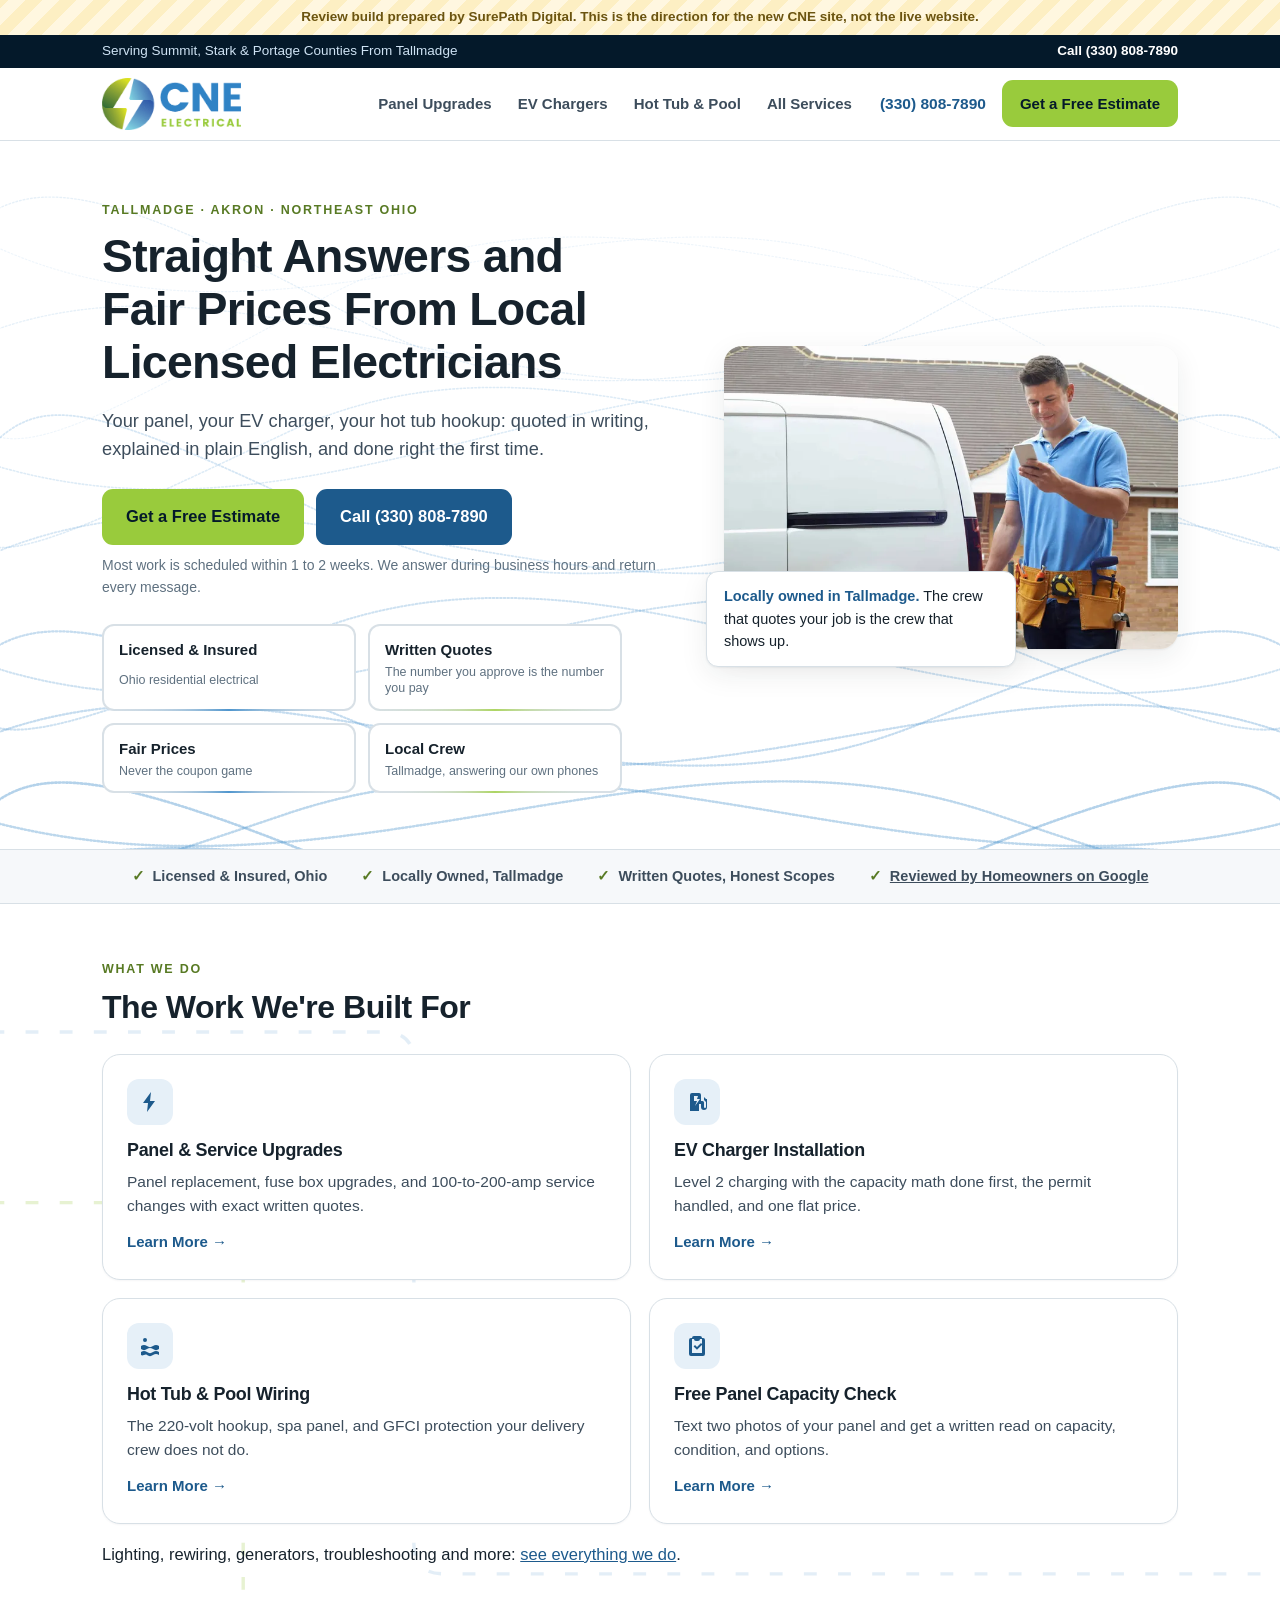
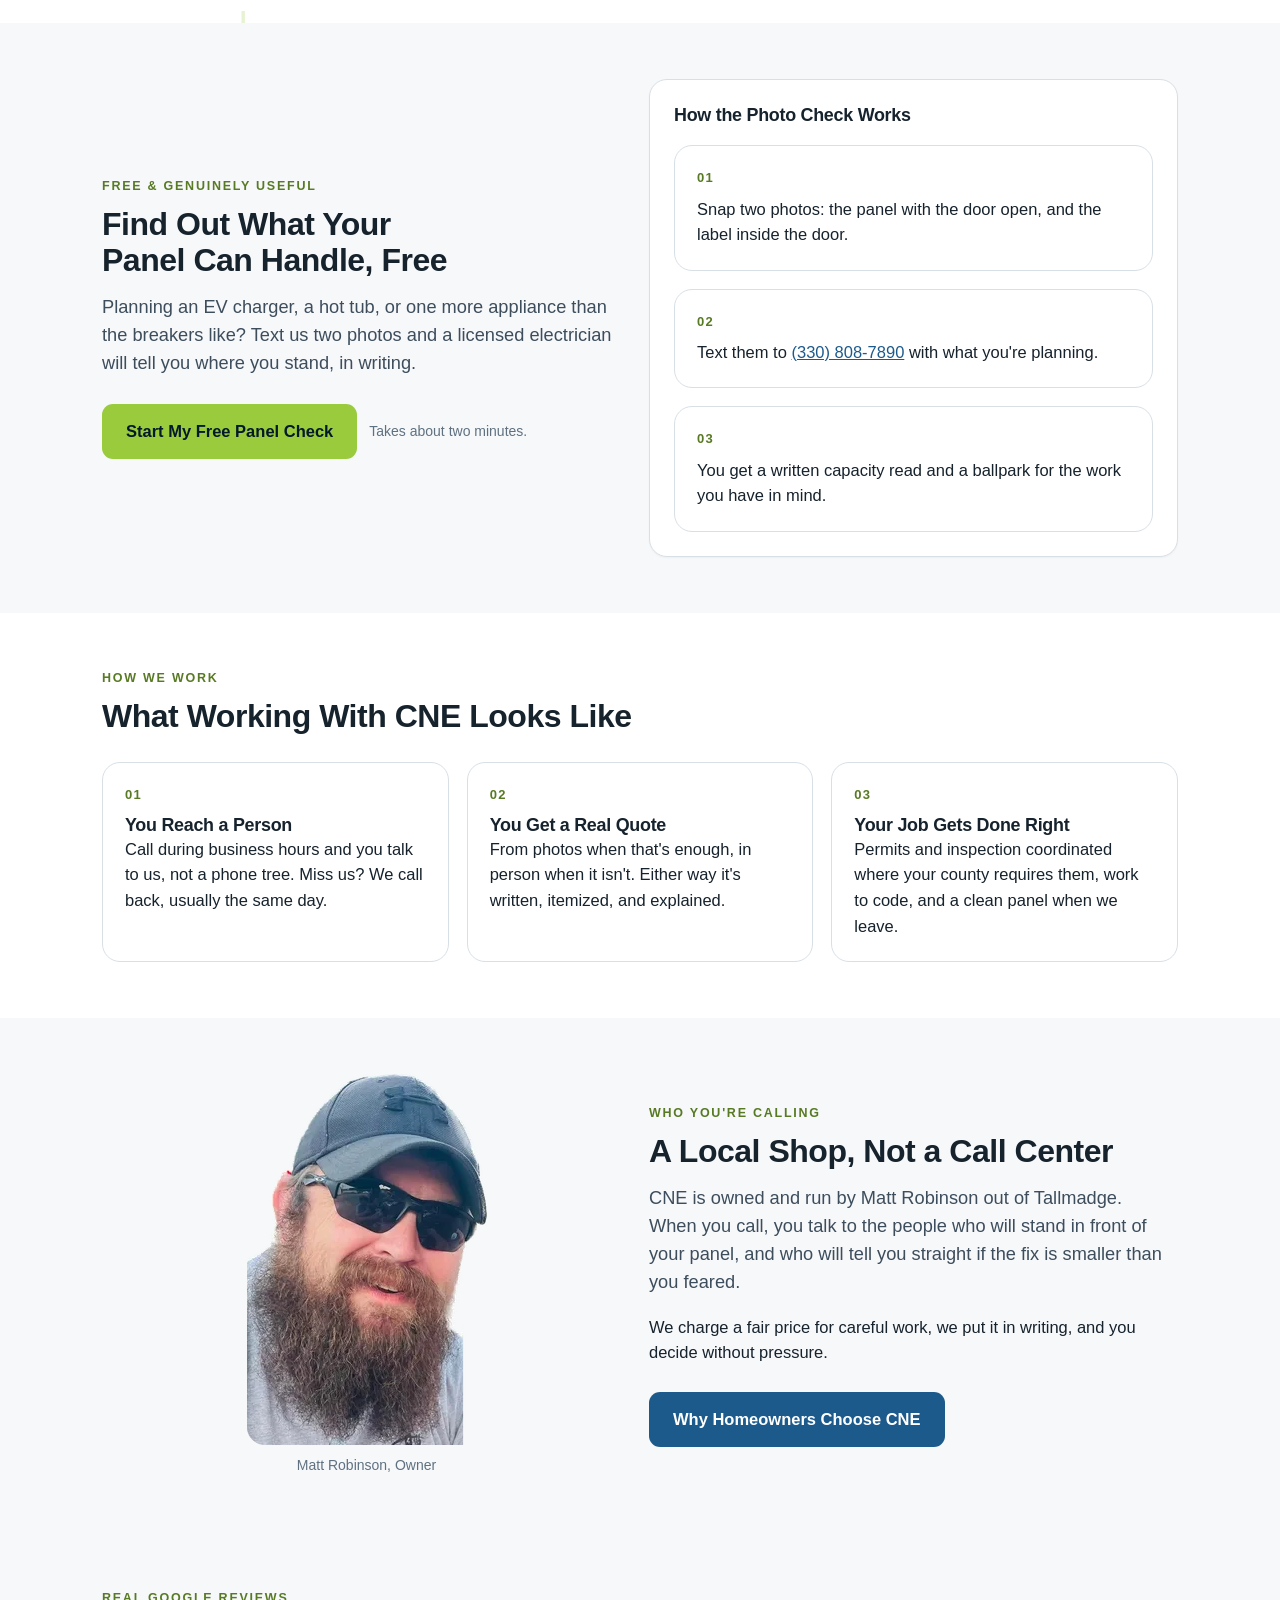
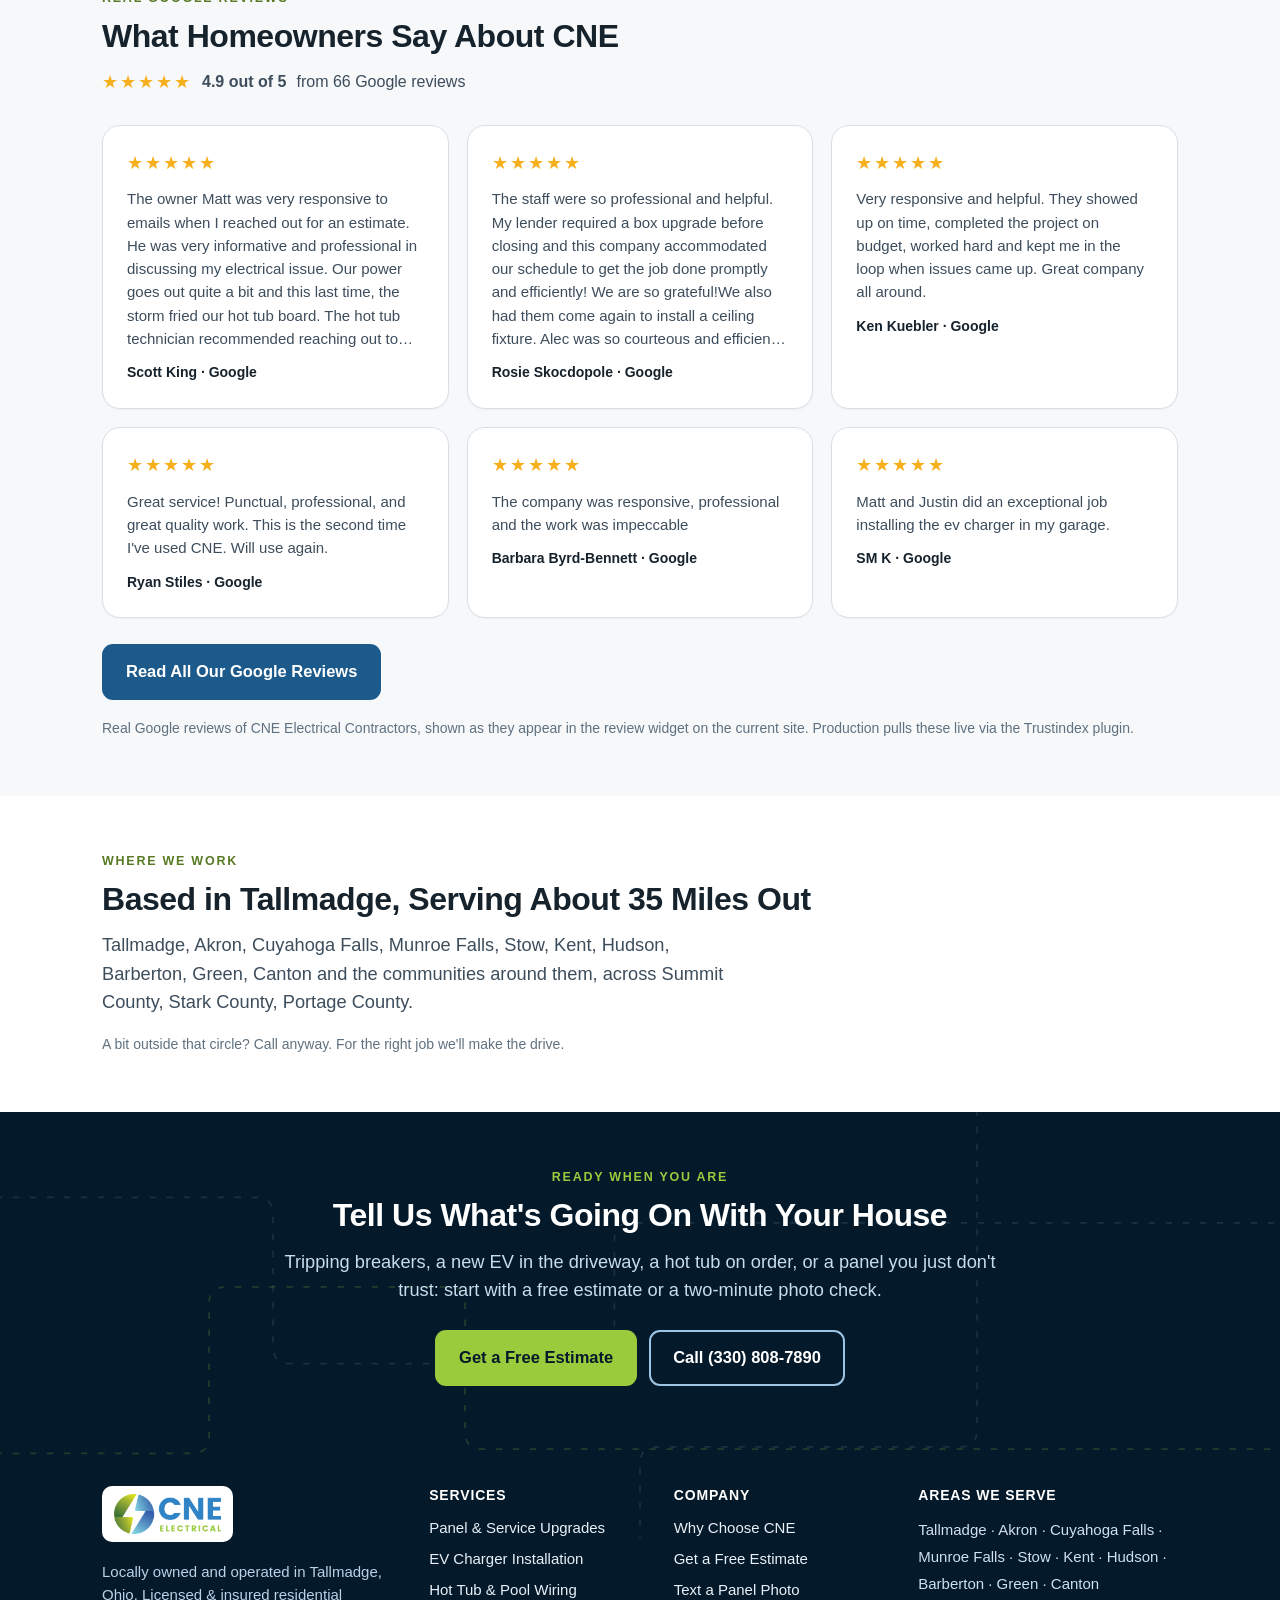
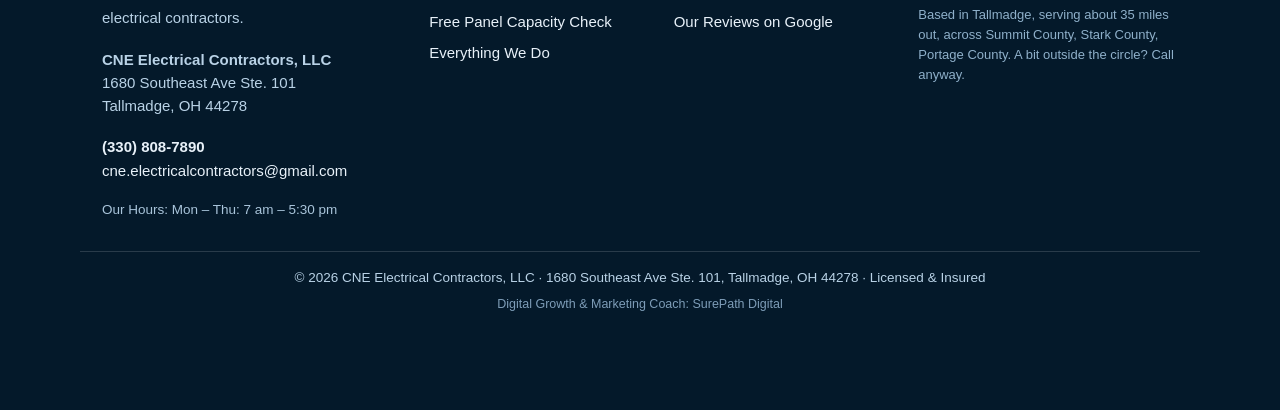
<file: index.html>
<!DOCTYPE html><html lang="en" data-astro-cid-5hce7sga> <head><meta charset="utf-8"><meta name="viewport" content="width=device-width, initial-scale=1"><title>CNE Electrical Contractors | Panel Upgrades, EV Chargers &amp; Hot Tub Wiring in Tallmadge, OH</title><meta name="description" content="Licensed Tallmadge electricians for panel and service upgrades, EV charger installation, and hot tub wiring across Summit, Stark and Portage counties. Straight answers, fair prices, written quotes."><meta name="robots" content="noindex, nofollow"><link rel="icon" href="/img/cne-logo-horizontal.png"><script type="application/ld+json">{"@context":"https://schema.org","@type":"Electrician","name":"CNE Electrical Contractors, LLC","url":"https://cneelectricalcontractors.com/","telephone":"+1-330-808-7890","address":{"@type":"PostalAddress","streetAddress":"1680 Southeast Ave Ste. 101","addressLocality":"Tallmadge","addressRegion":"OH","postalCode":"44278","addressCountry":"US"},"areaServed":[{"@type":"AdministrativeArea","name":"Summit County, OH"},{"@type":"AdministrativeArea","name":"Stark County, OH"},{"@type":"AdministrativeArea","name":"Portage County, OH"}]}</script><link rel="stylesheet" href="/_astro/ev-charger-installation.CtYqCQP9.css">
<style>.badges[data-astro-cid-xdfv6q4h]{display:grid;grid-template-columns:1fr 1fr;gap:12px;margin-top:26px;max-width:520px}.badge[data-astro-cid-xdfv6q4h]{display:grid;gap:2px;padding:12px 15px;border-radius:12px}.badge[data-astro-cid-xdfv6q4h] strong[data-astro-cid-xdfv6q4h]{font-size:15px;color:var(--ink)}.badge[data-astro-cid-xdfv6q4h] span[data-astro-cid-xdfv6q4h]{font-size:12.5px;color:var(--ink-3);line-height:1.35}@media(max-width:480px){.badges[data-astro-cid-xdfv6q4h]{grid-template-columns:1fr}}.trust[data-astro-cid-j7pv25f6]{border-block:1px solid var(--hairline);background:var(--paper-warm)}.trust[data-astro-cid-j7pv25f6] .wrap[data-astro-cid-j7pv25f6]{display:flex;flex-wrap:wrap;gap:10px 34px;justify-content:center;padding-block:15px}.trust[data-astro-cid-j7pv25f6] span[data-astro-cid-j7pv25f6]{font-size:14.5px;font-weight:650;color:var(--ink-2);display:inline-flex;gap:8px;align-items:center}.trust[data-astro-cid-j7pv25f6] b[data-astro-cid-j7pv25f6]{color:var(--green-deep);font-weight:800}.trust[data-astro-cid-j7pv25f6] a[data-astro-cid-j7pv25f6]{color:inherit}
.aurora[data-astro-cid-y2lm3dp3]{position:absolute;inset:0;overflow:hidden;pointer-events:none}.aurora[data-astro-cid-y2lm3dp3] svg[data-astro-cid-y2lm3dp3]{position:absolute;inset:0;width:100%;height:100%}.aurora[data-astro-cid-y2lm3dp3] svg[data-astro-cid-y2lm3dp3]:nth-child(2){transform:scaleX(-1)}.aurora[data-astro-cid-y2lm3dp3] path[data-astro-cid-y2lm3dp3]{fill:none;stroke:var(--blue);stroke-dasharray:1;stroke-linecap:round;animation:aurora-path linear infinite}@keyframes aurora-path{0%{stroke-dashoffset:1px}50%{stroke-dashoffset:0}to{stroke-dashoffset:-1px}}@media(prefers-reduced-motion:reduce){.aurora[data-astro-cid-y2lm3dp3] path[data-astro-cid-y2lm3dp3]{animation:none}}.hero[data-astro-cid-bbe6dxrz]{padding:60px 0 56px}.hero[data-astro-cid-bbe6dxrz] .wrap[data-astro-cid-bbe6dxrz]{display:grid;grid-template-columns:1.12fr .88fr;gap:44px;align-items:center}.media[data-astro-cid-bbe6dxrz]{position:relative}.media[data-astro-cid-bbe6dxrz] img{border-radius:var(--radius-lg);box-shadow:var(--shadow)}.hero-card[data-astro-cid-bbe6dxrz]{position:absolute;left:-18px;bottom:-18px;background:var(--paper);border:1px solid var(--hairline);border-radius:var(--radius);box-shadow:var(--shadow);padding:13px 17px;font-size:14.5px;max-width:310px}.hero-card[data-astro-cid-bbe6dxrz] strong{color:var(--blue-deep)}@media(max-width:960px){.hero[data-astro-cid-bbe6dxrz]{padding:40px 0 44px}.hero[data-astro-cid-bbe6dxrz] .wrap[data-astro-cid-bbe6dxrz]{grid-template-columns:1fr;gap:28px}.media[data-astro-cid-bbe6dxrz]{max-width:500px}.hero-card[data-astro-cid-bbe6dxrz]{position:static;margin-top:12px;max-width:none}}
.agg[data-astro-cid-xblgi5op]{display:flex;align-items:center;gap:10px;font-size:16px;color:var(--ink-2)}.stars[data-astro-cid-xblgi5op]{color:#f6b01e;font-size:18px;letter-spacing:2px}.card[data-astro-cid-xblgi5op] .stars[data-astro-cid-xblgi5op]{margin-bottom:10px}.quote[data-astro-cid-xblgi5op]{font-size:15px;color:var(--ink-2);display:-webkit-box;-webkit-line-clamp:7;-webkit-box-orient:vertical;overflow:hidden}.who[data-astro-cid-xblgi5op]{margin-top:12px;font-weight:700;font-size:14px;color:var(--ink)}
</style></head> <body data-astro-cid-5hce7sga> <a class="skip-link" href="#main" data-astro-cid-5hce7sga>Skip to Content</a> <div class="review-ribbon" data-astro-cid-5hce7sga>Review build prepared by SurePath Digital. This is the direction for the new CNE site, not the live website.</div> <div class="topbar" data-astro-cid-3ef6ksr2> <div class="wrap" data-astro-cid-3ef6ksr2> <span class="area" data-astro-cid-3ef6ksr2>Serving Summit, Stark & Portage Counties From Tallmadge</span> <a href="tel:+13308087890" data-loc="topbar" data-astro-cid-3ef6ksr2>Call (330) 808-7890</a> </div> </div> <header class="site" data-astro-cid-3ef6ksr2> <div class="wrap" data-astro-cid-3ef6ksr2> <a class="logo" href="/" aria-label="CNE Electrical Contractors home" data-astro-cid-3ef6ksr2> <img src="/img/cne-logo-horizontal.png" alt="CNE Electrical Contractors logo" width="350" height="131" data-astro-cid-3ef6ksr2> </a> <button class="nav-toggle" aria-expanded="false" aria-controls="mainnav" data-astro-cid-3ef6ksr2>Menu</button> <nav class="main" id="mainnav" aria-label="Main" data-astro-cid-3ef6ksr2> <ul data-astro-cid-3ef6ksr2> <li data-astro-cid-3ef6ksr2><a href="/panel-upgrade-akron/" data-astro-cid-3ef6ksr2>Panel Upgrades</a></li><li data-astro-cid-3ef6ksr2><a href="/ev-charger-installation/" data-astro-cid-3ef6ksr2>EV Chargers</a></li><li data-astro-cid-3ef6ksr2><a href="/hot-tub-pool-electrical/" data-astro-cid-3ef6ksr2>Hot Tub &amp; Pool</a></li><li data-astro-cid-3ef6ksr2><a href="/services/" data-astro-cid-3ef6ksr2>All Services</a></li> </ul> </nav> <a class="header-phone" href="tel:+13308087890" data-loc="header" data-astro-cid-3ef6ksr2>(330) 808-7890</a> <a class="btn btn--cta header-cta" href="/free-estimate/" data-astro-cid-3ef6ksr2>Get a Free Estimate</a> </div> </header>  <main id="main" data-astro-cid-5hce7sga>  <section class="hero" data-section="hero" data-astro-cid-bbe6dxrz> <div class="aurora" aria-hidden="true" data-astro-cid-y2lm3dp3> <svg viewBox="0 0 696 316" preserveAspectRatio="none" data-astro-cid-y2lm3dp3> <path d="M-20,40 C160,120 340,-10 520,70 S 700,150 740,90" style="stroke-width:0.5;stroke-opacity:0.08;animation-duration:20s;animation-delay:0s" data-astro-cid-y2lm3dp3></path><path d="M-20,90 C140,30 320,160 500,80 S 690,20 740,60" style="stroke-width:0.6;stroke-opacity:0.12;animation-duration:24s;animation-delay:-2.5s" data-astro-cid-y2lm3dp3></path><path d="M-20,140 C180,200 360,60 540,130 S 700,190 740,150" style="stroke-width:0.7;stroke-opacity:0.16;animation-duration:28s;animation-delay:-5s" data-astro-cid-y2lm3dp3></path><path d="M-20,190 C150,120 330,240 510,170 S 680,110 740,180" style="stroke-width:0.8;stroke-opacity:0.20;animation-duration:32s;animation-delay:-7.5s" data-astro-cid-y2lm3dp3></path><path d="M-20,230 C170,290 350,160 530,220 S 700,270 740,230" style="stroke-width:0.9;stroke-opacity:0.24;animation-duration:36s;animation-delay:-10s" data-astro-cid-y2lm3dp3></path><path d="M-20,270 C140,210 320,320 500,260 S 690,210 740,260" style="stroke-width:1.0;stroke-opacity:0.28;animation-duration:40s;animation-delay:-12.5s" data-astro-cid-y2lm3dp3></path><path d="M-20,300 C180,350 360,250 540,300 S 700,340 740,300" style="stroke-width:1.1;stroke-opacity:0.32;animation-duration:44s;animation-delay:-15s" data-astro-cid-y2lm3dp3></path><path d="M-20,330 C160,280 340,380 520,320 S 690,290 740,330" style="stroke-width:1.2;stroke-opacity:0.36;animation-duration:48s;animation-delay:-17.5s" data-astro-cid-y2lm3dp3></path> </svg><svg viewBox="0 0 696 316" preserveAspectRatio="none" data-astro-cid-y2lm3dp3> <path d="M-20,40 C160,120 340,-10 520,70 S 700,150 740,90" style="stroke-width:0.5;stroke-opacity:0.08;animation-duration:20s;animation-delay:-1.25s" data-astro-cid-y2lm3dp3></path><path d="M-20,90 C140,30 320,160 500,80 S 690,20 740,60" style="stroke-width:0.6;stroke-opacity:0.12;animation-duration:24s;animation-delay:-3.75s" data-astro-cid-y2lm3dp3></path><path d="M-20,140 C180,200 360,60 540,130 S 700,190 740,150" style="stroke-width:0.7;stroke-opacity:0.16;animation-duration:28s;animation-delay:-6.25s" data-astro-cid-y2lm3dp3></path><path d="M-20,190 C150,120 330,240 510,170 S 680,110 740,180" style="stroke-width:0.8;stroke-opacity:0.20;animation-duration:32s;animation-delay:-8.75s" data-astro-cid-y2lm3dp3></path><path d="M-20,230 C170,290 350,160 530,220 S 700,270 740,230" style="stroke-width:0.9;stroke-opacity:0.24;animation-duration:36s;animation-delay:-11.25s" data-astro-cid-y2lm3dp3></path><path d="M-20,270 C140,210 320,320 500,260 S 690,210 740,260" style="stroke-width:1.0;stroke-opacity:0.28;animation-duration:40s;animation-delay:-13.75s" data-astro-cid-y2lm3dp3></path><path d="M-20,300 C180,350 360,250 540,300 S 700,340 740,300" style="stroke-width:1.1;stroke-opacity:0.32;animation-duration:44s;animation-delay:-16.25s" data-astro-cid-y2lm3dp3></path><path d="M-20,330 C160,280 340,380 520,320 S 690,290 740,330" style="stroke-width:1.2;stroke-opacity:0.36;animation-duration:48s;animation-delay:-18.75s" data-astro-cid-y2lm3dp3></path> </svg> </div>  <div class="wrap" data-astro-cid-bbe6dxrz> <div class="copy reveal in" data-astro-cid-bbe6dxrz> <p class="eyebrow" data-astro-cid-bbe6dxrz>Tallmadge · Akron · Northeast Ohio</p>  <h1 data-astro-cid-j7pv25f6>Straight Answers and Fair Prices From Local Licensed Electricians</h1> <p class="lede mt-2" data-astro-cid-j7pv25f6>Your panel, your EV charger, your hot tub hookup: quoted in writing, explained in plain English, and done right the first time.</p> <div class="cta-row" data-astro-cid-j7pv25f6> <a class="btn btn--cta" href="/free-estimate/" data-astro-cid-j7pv25f6>Get a Free Estimate</a> <a class="btn btn--primary" href="tel:+13308087890" data-loc="hero" data-astro-cid-j7pv25f6>Call (330) 808-7890</a> </div> <p class="cta-note mt-1" data-astro-cid-j7pv25f6>Most work is scheduled within 1 to 2 weeks. We answer during business hours and return every message.</p> <div class="badges" data-astro-cid-xdfv6q4h> <div class="badge animated-border" style="--border-glow:rgba(48,131,197,.85);animation-delay:0s" data-astro-cid-xdfv6q4h> <strong data-astro-cid-xdfv6q4h>Licensed &amp; Insured</strong> <span data-astro-cid-xdfv6q4h>Ohio residential electrical</span> </div><div class="badge animated-border" style="--border-glow:rgba(153,203,60,.8);animation-delay:-1s" data-astro-cid-xdfv6q4h> <strong data-astro-cid-xdfv6q4h>Written Quotes</strong> <span data-astro-cid-xdfv6q4h>The number you approve is the number you pay</span> </div><div class="badge animated-border" style="--border-glow:rgba(48,131,197,.85);animation-delay:-2s" data-astro-cid-xdfv6q4h> <strong data-astro-cid-xdfv6q4h>Fair Prices</strong> <span data-astro-cid-xdfv6q4h>Never the coupon game</span> </div><div class="badge animated-border" style="--border-glow:rgba(153,203,60,.8);animation-delay:-3s" data-astro-cid-xdfv6q4h> <strong data-astro-cid-xdfv6q4h>Local Crew</strong> <span data-astro-cid-xdfv6q4h>Tallmadge, answering our own phones</span> </div> </div>   </div> <div class="media reveal" data-delay="1" data-astro-cid-bbe6dxrz> <img src="/_astro/web-2400-electrician-phone-cs.BTkblNKm_Z1nabUC.webp" srcset="/_astro/web-2400-electrician-phone-cs.BTkblNKm_ZD5trz.webp 480w, /_astro/web-2400-electrician-phone-cs.BTkblNKm_Z22pF6l.webp 760w, /_astro/web-2400-electrician-phone-cs.BTkblNKm_Z2pCNyQ.webp 1100w" alt="Electrician confirming a job over the phone" sizes="(max-width: 960px) 92vw, 44vw" loading="eager" data-astro-cid-bbe6dxrz="true" decoding="async" fetchpriority="auto" width="2400" height="1602"> <div class="hero-card" data-astro-cid-bbe6dxrz><strong>Locally owned in Tallmadge.</strong> The crew that quotes your job is the crew that shows up.</div> </div> </div> </section>  <div class="trust" data-section="trust" data-astro-cid-j7pv25f6> <div class="wrap" data-astro-cid-j7pv25f6> <span data-astro-cid-j7pv25f6><b data-astro-cid-j7pv25f6>✓</b> Licensed & Insured, Ohio</span> <span data-astro-cid-j7pv25f6><b data-astro-cid-j7pv25f6>✓</b> Locally Owned, Tallmadge</span> <span data-astro-cid-j7pv25f6><b data-astro-cid-j7pv25f6>✓</b> Written Quotes, Honest Scopes</span> <span data-astro-cid-j7pv25f6><b data-astro-cid-j7pv25f6>✓</b> <a href="https://www.google.com/search?q=CNE+Electrical+Contractors+Tallmadge+OH+reviews" rel="noopener" target="_blank" data-astro-cid-j7pv25f6>Reviewed by Homeowners on Google</a></span> </div> </div> <section data-section="services" data-astro-cid-j7pv25f6> <svg class="circuit" aria-hidden="true" viewBox="0 0 600 600" preserveAspectRatio="xMinYMin slice"><path d="M-20,60 H180 q14,0 14,14 V300 q0,14 14,14 H620"></path><path class="hot" d="M-20,140 H100 q14,0 14,14 V520 q0,14 14,14 H620"></path></svg> <div class="wrap" data-astro-cid-j7pv25f6> <p class="eyebrow" data-astro-cid-j7pv25f6>What We Do</p> <h2 data-astro-cid-j7pv25f6>The Work We're Built For</h2> <div class="grid grid--2 mt-3" data-astro-cid-j7pv25f6> <a class="card card-link reveal" data-delay="1" href="/panel-upgrade-akron/" data-astro-cid-j7pv25f6> <div class="icon-chip" aria-hidden="true" data-astro-cid-j7pv25f6> <svg viewBox="0 0 24 24" fill="currentColor" data-astro-cid-j7pv25f6><path d="M13 2 5 13h5l-1 9 8-11h-5l1-9z" data-astro-cid-j7pv25f6></path></svg> </div> <h3 data-astro-cid-j7pv25f6>Panel &amp; Service Upgrades</h3> <p data-astro-cid-j7pv25f6>Panel replacement, fuse box upgrades, and 100-to-200-amp service changes with exact written quotes.</p> <span class="more" data-astro-cid-j7pv25f6>Learn More →</span> </a><a class="card card-link reveal" data-delay="2" href="/ev-charger-installation/" data-astro-cid-j7pv25f6> <div class="icon-chip" aria-hidden="true" data-astro-cid-j7pv25f6> <svg viewBox="0 0 24 24" fill="currentColor" data-astro-cid-j7pv25f6><path d="M7 3h7a2 2 0 0 1 2 2v6h1.5a1.5 1.5 0 0 1 1.5 1.5V17a1 1 0 1 0 2 0v-5l-2-2V7l2 2h1v8a3 3 0 1 1-6 0v-3h-2v7H5V5a2 2 0 0 1 2-2zm2 3v5h3l-2 5 5-7h-3l1-3H9z" data-astro-cid-j7pv25f6></path></svg> </div> <h3 data-astro-cid-j7pv25f6>EV Charger Installation</h3> <p data-astro-cid-j7pv25f6>Level 2 charging with the capacity math done first, the permit handled, and one flat price.</p> <span class="more" data-astro-cid-j7pv25f6>Learn More →</span> </a><a class="card card-link reveal" data-delay="1" href="/hot-tub-pool-electrical/" data-astro-cid-j7pv25f6> <div class="icon-chip" aria-hidden="true" data-astro-cid-j7pv25f6> <svg viewBox="0 0 24 24" fill="currentColor" data-astro-cid-j7pv25f6><path d="M3 12c2-1.5 4-1.5 6 0s4 1.5 6 0 4-1.5 6 0v3c-2 1.5-4 1.5-6 0s-4-1.5-6 0-4 1.5-6 0v-3zm0 6c2-1.5 4-1.5 6 0s4 1.5 6 0 4-1.5 6 0v3c-2-1.5-4-1.5-6 0s-4 1.5-6 0-4 1.5-6 0v-3zM7 4a2 2 0 1 1 0 4 2 2 0 0 1 0-4z" data-astro-cid-j7pv25f6></path></svg> </div> <h3 data-astro-cid-j7pv25f6>Hot Tub &amp; Pool Wiring</h3> <p data-astro-cid-j7pv25f6>The 220-volt hookup, spa panel, and GFCI protection your delivery crew does not do.</p> <span class="more" data-astro-cid-j7pv25f6>Learn More →</span> </a><a class="card card-link reveal" data-delay="2" href="/panel-capacity-check/" data-astro-cid-j7pv25f6> <div class="icon-chip" aria-hidden="true" data-astro-cid-j7pv25f6> <svg viewBox="0 0 24 24" fill="currentColor" data-astro-cid-j7pv25f6><path d="M9 2h6a2 2 0 0 1 2 2h1a2 2 0 0 1 2 2v14a2 2 0 0 1-2 2H6a2 2 0 0 1-2-2V6a2 2 0 0 1 2-2h1a2 2 0 0 1 2-2zm0 3H7v14h10V5h-2a2 2 0 0 1-2 2h-2a2 2 0 0 1-2-2zm1 6 2 2 4-4 1.4 1.4L12 15.8 8.6 12.4 10 11z" data-astro-cid-j7pv25f6></path></svg> </div> <h3 data-astro-cid-j7pv25f6>Free Panel Capacity Check</h3> <p data-astro-cid-j7pv25f6>Text two photos of your panel and get a written read on capacity, condition, and options.</p> <span class="more" data-astro-cid-j7pv25f6>Learn More →</span> </a> </div> <p class="mt-2" data-astro-cid-j7pv25f6>Lighting, rewiring, generators, troubleshooting and more: <a href="/services/" data-astro-cid-j7pv25f6>see everything we do</a>.</p> </div> </section> <section class="band" data-section="capacity-offer" data-astro-cid-j7pv25f6> <div class="wrap" data-astro-cid-j7pv25f6> <div class="grid grid--2" style="align-items:center" data-astro-cid-j7pv25f6> <div class="reveal in" data-astro-cid-j7pv25f6> <p class="eyebrow" data-astro-cid-j7pv25f6>Free & Genuinely Useful</p> <h2 data-astro-cid-j7pv25f6>Find Out What Your Panel Can Handle, Free</h2> <p class="lede" data-astro-cid-j7pv25f6>Planning an EV charger, a hot tub, or one more appliance than the breakers like? Text us two photos and a licensed electrician will tell you where you stand, in writing.</p> <div class="cta-row" data-astro-cid-j7pv25f6> <a class="btn btn--cta" href="/panel-capacity-check/" data-astro-cid-j7pv25f6>Start My Free Panel Check</a> <span class="cta-note" data-astro-cid-j7pv25f6>Takes about two minutes.</span> </div> </div> <div class="card reveal" data-delay="1" data-astro-cid-j7pv25f6> <h3 data-astro-cid-j7pv25f6>How the Photo Check Works</h3> <div class="steps mt-2" style="grid-template-columns:1fr" data-astro-cid-j7pv25f6> <div class="step" data-astro-cid-j7pv25f6>Snap two photos: the panel with the door open, and the label inside the door.</div> <div class="step" data-astro-cid-j7pv25f6>Text them to <a href="sms:+13308087890" data-loc="capacity-home" data-astro-cid-j7pv25f6>(330) 808-7890</a> with what you're planning.</div> <div class="step" data-astro-cid-j7pv25f6>You get a written capacity read and a ballpark for the work you have in mind.</div> </div> </div> </div> </div> </section> <section data-section="how-we-work" data-astro-cid-j7pv25f6> <div class="wrap" data-astro-cid-j7pv25f6> <p class="eyebrow" data-astro-cid-j7pv25f6>How We Work</p> <h2 data-astro-cid-j7pv25f6>What Working With CNE Looks Like</h2> <div class="steps mt-3" data-astro-cid-j7pv25f6> <div class="step reveal" data-astro-cid-j7pv25f6><h3 data-astro-cid-j7pv25f6>You Reach a Person</h3><p data-astro-cid-j7pv25f6>Call during business hours and you talk to us, not a phone tree. Miss us? We call back, usually the same day.</p></div> <div class="step reveal" data-delay="1" data-astro-cid-j7pv25f6><h3 data-astro-cid-j7pv25f6>You Get a Real Quote</h3><p data-astro-cid-j7pv25f6>From photos when that's enough, in person when it isn't. Either way it's written, itemized, and explained.</p></div> <div class="step reveal" data-delay="2" data-astro-cid-j7pv25f6><h3 data-astro-cid-j7pv25f6>Your Job Gets Done Right</h3><p data-astro-cid-j7pv25f6>Permits and inspection coordinated where your county requires them, work to code, and a clean panel when we leave.</p></div> </div> </div> </section> <section class="band" data-section="meet" data-astro-cid-j7pv25f6> <div class="wrap" data-astro-cid-j7pv25f6> <div class="grid grid--2" style="align-items:center" data-astro-cid-j7pv25f6> <div class="center reveal" data-astro-cid-j7pv25f6> <img src="/_astro/Matt-Ballcap.CdkfSdMU_Z17Q6Tl.webp" srcset="/_astro/Matt-Ballcap.CdkfSdMU_cpCYt.webp 240w, /_astro/Matt-Ballcap.CdkfSdMU_ZgqMAt.webp 480w" alt="Matt Robinson, owner of CNE Electrical Contractors" sizes="240px" style="max-width:240px;border-radius:18px;margin-inline:auto" data-astro-cid-j7pv25f6="true" loading="lazy" decoding="async" fetchpriority="auto" width="551" height="851"> <p class="small mt-1" data-astro-cid-j7pv25f6>Matt Robinson, Owner</p> </div> <div class="reveal" data-delay="1" data-astro-cid-j7pv25f6> <p class="eyebrow" data-astro-cid-j7pv25f6>Who You're Calling</p> <h2 data-astro-cid-j7pv25f6>A Local Shop, Not a Call Center</h2> <p class="lede" data-astro-cid-j7pv25f6>CNE is owned and run by Matt Robinson out of Tallmadge. When you call, you talk to the people who will stand in front of your panel, and who will tell you straight if the fix is smaller than you feared.</p> <p class="mt-2" data-astro-cid-j7pv25f6>We charge a fair price for careful work, we put it in writing, and you decide without pressure.</p> <div class="cta-row" data-astro-cid-j7pv25f6> <a class="btn btn--primary" href="/why-choose-cne/" data-astro-cid-j7pv25f6>Why Homeowners Choose CNE</a> </div> </div> </div> </div> </section> <section class="band" data-section="reviews" data-astro-cid-xblgi5op> <div class="wrap" data-astro-cid-xblgi5op> <p class="eyebrow" data-astro-cid-xblgi5op>Real Google Reviews</p> <h2 data-astro-cid-xblgi5op>What Homeowners Say About CNE</h2> <p class="agg" aria-label="Google rating 4.9 out of 5 based on 66 reviews" data-astro-cid-xblgi5op> <span class="stars" data-astro-cid-xblgi5op>★★★★★</span> <strong data-astro-cid-xblgi5op>4.9 out of 5</strong> from 66 Google reviews
</p> <div class="grid grid--3 mt-3" data-astro-cid-xblgi5op> <article class="card reveal" data-delay="1" data-astro-cid-xblgi5op> <div class="stars" aria-label="5 out of 5 stars" data-astro-cid-xblgi5op>★★★★★</div> <p class="quote" data-astro-cid-xblgi5op>The owner Matt was very responsive to emails when I reached out for an estimate. He was very informative and professional in discussing my electrical issue. Our power goes out quite a bit and this last time, the storm fried our hot tub board. The hot tub technician recommended reaching out to who installed the electrical for the unit. When I did so, they took 2 weeks to send an estimate for a surge protector. Matt gave me feedback immediately and was out here within a week. Also, the other electrical company wanted twice as much as CNE, and that was for only a surge protector on just the hot tub. CNE installed an entire house/breaker panel surge protector for half the price. I will contact them for any future electrical needs. They are fast, efficient, very reasonably priced, and professional.</p> <p class="who" data-astro-cid-xblgi5op>Scott King · Google</p> </article><article class="card reveal" data-delay="2" data-astro-cid-xblgi5op> <div class="stars" aria-label="5 out of 5 stars" data-astro-cid-xblgi5op>★★★★★</div> <p class="quote" data-astro-cid-xblgi5op>The staff were so professional and helpful. My lender required a box upgrade before closing and this company accommodated our schedule to get the job done promptly and efficiently! We are so grateful!We also had them come again to install a ceiling fixture. Alec was so courteous and efficient and clever in figuring everything out! Its perfect! Most recently, Justin came out and troubleshot the outlets and switches that previously didn&#39;t seem to do anything and he was able to identify and label and repair each item in question. It brings much comfort knowing everything is safe and back to working order!</p> <p class="who" data-astro-cid-xblgi5op>Rosie Skocdopole · Google</p> </article><article class="card reveal" data-delay="3" data-astro-cid-xblgi5op> <div class="stars" aria-label="5 out of 5 stars" data-astro-cid-xblgi5op>★★★★★</div> <p class="quote" data-astro-cid-xblgi5op>Very responsive and helpful. They showed up on time, completed the project on budget, worked hard and kept me in the loop when issues came up. Great company all around.</p> <p class="who" data-astro-cid-xblgi5op>Ken Kuebler · Google</p> </article><article class="card reveal" data-delay="1" data-astro-cid-xblgi5op> <div class="stars" aria-label="5 out of 5 stars" data-astro-cid-xblgi5op>★★★★★</div> <p class="quote" data-astro-cid-xblgi5op>Great service! Punctual, professional, and great quality work. This is the second time I&#39;ve used CNE. Will use again.</p> <p class="who" data-astro-cid-xblgi5op>Ryan Stiles · Google</p> </article><article class="card reveal" data-delay="2" data-astro-cid-xblgi5op> <div class="stars" aria-label="5 out of 5 stars" data-astro-cid-xblgi5op>★★★★★</div> <p class="quote" data-astro-cid-xblgi5op>The company was responsive, professional and the work was impeccable</p> <p class="who" data-astro-cid-xblgi5op>Barbara Byrd-Bennett · Google</p> </article><article class="card reveal" data-delay="3" data-astro-cid-xblgi5op> <div class="stars" aria-label="5 out of 5 stars" data-astro-cid-xblgi5op>★★★★★</div> <p class="quote" data-astro-cid-xblgi5op>Matt and Justin did an exceptional job installing the ev charger in my garage.</p> <p class="who" data-astro-cid-xblgi5op>SM K · Google</p> </article> </div> <div class="cta-row" data-astro-cid-xblgi5op> <a class="btn btn--primary" href="https://www.google.com/search?q=CNE+Electrical+Contractors+Tallmadge+OH+reviews" rel="noopener" target="_blank" data-astro-cid-xblgi5op>Read All Our Google Reviews</a> </div> <p class="small mt-2" data-astro-cid-xblgi5op>Real Google reviews of CNE Electrical Contractors, shown as they appear in the review widget on the current site. Production pulls these live via the Trustindex plugin.</p> </div> </section>  <section data-section="service-area" data-astro-cid-j7pv25f6> <div class="wrap" data-astro-cid-j7pv25f6> <p class="eyebrow" data-astro-cid-j7pv25f6>Where We Work</p> <h2 data-astro-cid-j7pv25f6>Based in Tallmadge, Serving About 35 Miles Out</h2> <p class="lede" data-astro-cid-j7pv25f6>Tallmadge, Akron, Cuyahoga Falls, Munroe Falls, Stow, Kent, Hudson, Barberton, Green, Canton and the communities around them, across Summit County, Stark County, Portage County.</p> <p class="small mt-2" data-astro-cid-j7pv25f6>A bit outside that circle? Call anyway. For the right job we'll make the drive.</p> </div> </section> <section class="band band--blue" data-section="cta"> <svg class="circuit" aria-hidden="true" viewBox="0 0 1200 400" preserveAspectRatio="xMidYMid slice"><path d="M-20,80 H240 q16,0 16,16 V220 q0,16 16,16 H560 q16,0 16,-16 V120 q0,-16 16,-16 H1220"></path><path class="hot" d="M-20,320 H180 q16,0 16,-16 V180 q0,-16 16,-16 H420 q16,0 16,16 V300 q0,16 16,16 H1220"></path><path d="M600,420 V330 q0,-16 16,-16 H900 q16,0 16,-16 V-20"></path></svg> <div class="wrap center"> <p class="eyebrow">Ready When You Are</p> <h2 class="reveal in">Tell Us What&#39;s Going On With Your House</h2> <p class="lede maxw-center">Tripping breakers, a new EV in the driveway, a hot tub on order, or a panel you just don&#39;t trust: start with a free estimate or a two-minute photo check.</p> <div class="cta-row" style="justify-content:center"> <a class="btn btn--cta" href="/free-estimate/">Get a Free Estimate</a> <a class="btn btn--ghost" href="tel:+13308087890" data-loc="footer-cta">Call (330) 808-7890</a> </div> </div> </section>  </main> <footer class="site" data-astro-cid-sz7xmlte> <div class="wrap cols" data-astro-cid-sz7xmlte> <div data-astro-cid-sz7xmlte> <span class="footer-logo" data-astro-cid-sz7xmlte><img src="/img/cne-logo-horizontal.png" alt="CNE Electrical Contractors logo" width="350" height="131" data-astro-cid-sz7xmlte></span> <p data-astro-cid-sz7xmlte>Locally owned and operated in Tallmadge, Ohio. Licensed & insured residential electrical contractors.</p> <address data-astro-cid-sz7xmlte> <p class="mt-2" data-astro-cid-sz7xmlte><strong data-astro-cid-sz7xmlte>CNE Electrical Contractors, LLC</strong><br data-astro-cid-sz7xmlte>1680 Southeast Ave Ste. 101<br data-astro-cid-sz7xmlte>Tallmadge, OH 44278</p> <p class="mt-2" data-astro-cid-sz7xmlte><a class="tel" href="tel:+13308087890" data-loc="footer" data-astro-cid-sz7xmlte>(330) 808-7890</a><br data-astro-cid-sz7xmlte><a href="mailto:cne.electricalcontractors@gmail.com" data-astro-cid-sz7xmlte>cne.electricalcontractors@gmail.com</a></p> <p class="mt-2 hours" data-astro-cid-sz7xmlte>Our Hours: Mon – Thu: 7 am – 5:30 pm</p> </address> </div> <div data-astro-cid-sz7xmlte> <h3 data-astro-cid-sz7xmlte>Services</h3> <ul data-astro-cid-sz7xmlte> <li data-astro-cid-sz7xmlte><a href="/panel-upgrade-akron/" data-astro-cid-sz7xmlte>Panel &amp; Service Upgrades</a></li><li data-astro-cid-sz7xmlte><a href="/ev-charger-installation/" data-astro-cid-sz7xmlte>EV Charger Installation</a></li><li data-astro-cid-sz7xmlte><a href="/hot-tub-pool-electrical/" data-astro-cid-sz7xmlte>Hot Tub &amp; Pool Wiring</a></li><li data-astro-cid-sz7xmlte><a href="/panel-capacity-check/" data-astro-cid-sz7xmlte>Free Panel Capacity Check</a></li> <li data-astro-cid-sz7xmlte><a href="/services/" data-astro-cid-sz7xmlte>Everything We Do</a></li> </ul> </div> <div data-astro-cid-sz7xmlte> <h3 data-astro-cid-sz7xmlte>Company</h3> <ul data-astro-cid-sz7xmlte> <li data-astro-cid-sz7xmlte><a href="/why-choose-cne/" data-astro-cid-sz7xmlte>Why Choose CNE</a></li> <li data-astro-cid-sz7xmlte><a href="/free-estimate/" data-astro-cid-sz7xmlte>Get a Free Estimate</a></li> <li data-astro-cid-sz7xmlte><a href="sms:+13308087890" data-astro-cid-sz7xmlte>Text a Panel Photo</a></li> <li data-astro-cid-sz7xmlte><a href="https://www.google.com/search?q=CNE+Electrical+Contractors+Tallmadge+OH+reviews" rel="noopener" target="_blank" data-astro-cid-sz7xmlte>Our Reviews on Google</a></li> </ul> </div> <div data-astro-cid-sz7xmlte> <h3 data-astro-cid-sz7xmlte>Areas We Serve</h3> <p class="areas" data-astro-cid-sz7xmlte>Tallmadge · Akron · Cuyahoga Falls · Munroe Falls · Stow · Kent · Hudson · Barberton · Green · Canton</p> <p class="small-note" data-astro-cid-sz7xmlte>Based in Tallmadge, serving about 35 miles out, across Summit County, Stark County, Portage County. A bit outside the circle? Call anyway.</p> </div> </div> <div class="wrap legal" data-astro-cid-sz7xmlte> <p data-astro-cid-sz7xmlte>© 2026 CNE Electrical Contractors, LLC · 1680 Southeast Ave Ste. 101, Tallmadge, OH 44278 · Licensed & Insured</p> <p class="credit" data-astro-cid-sz7xmlte>Digital Growth & Marketing Coach: SurePath Digital</p> </div> </footer>  <div class="callbar" role="navigation" aria-label="Quick contact" data-astro-cid-4q53tzap> <a class="call" href="tel:+13308087890" data-loc="callbar" data-astro-cid-4q53tzap>Call Now</a> <a class="cta" href="/free-estimate/" data-astro-cid-4q53tzap>Get a Free Estimate</a> </div>  <script src="/js/site.js" defer></script> </body> </html>
</file>
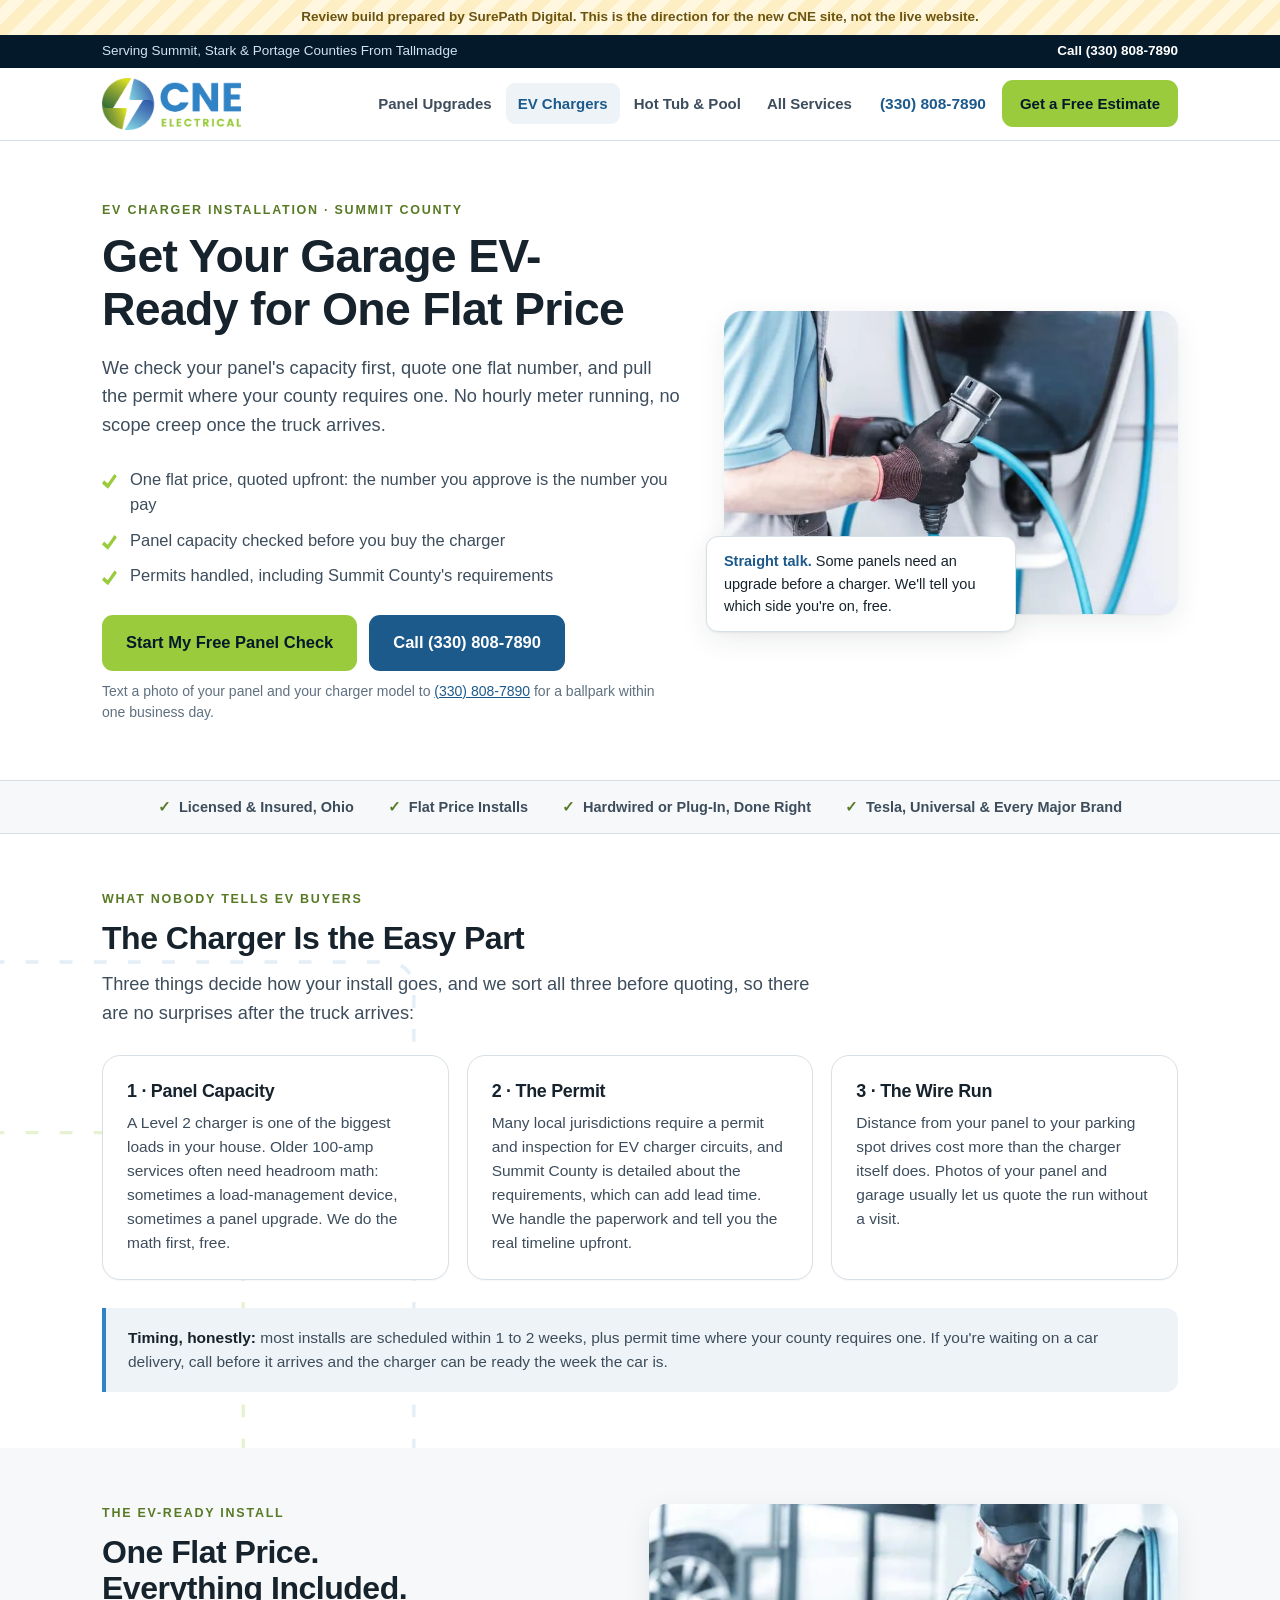
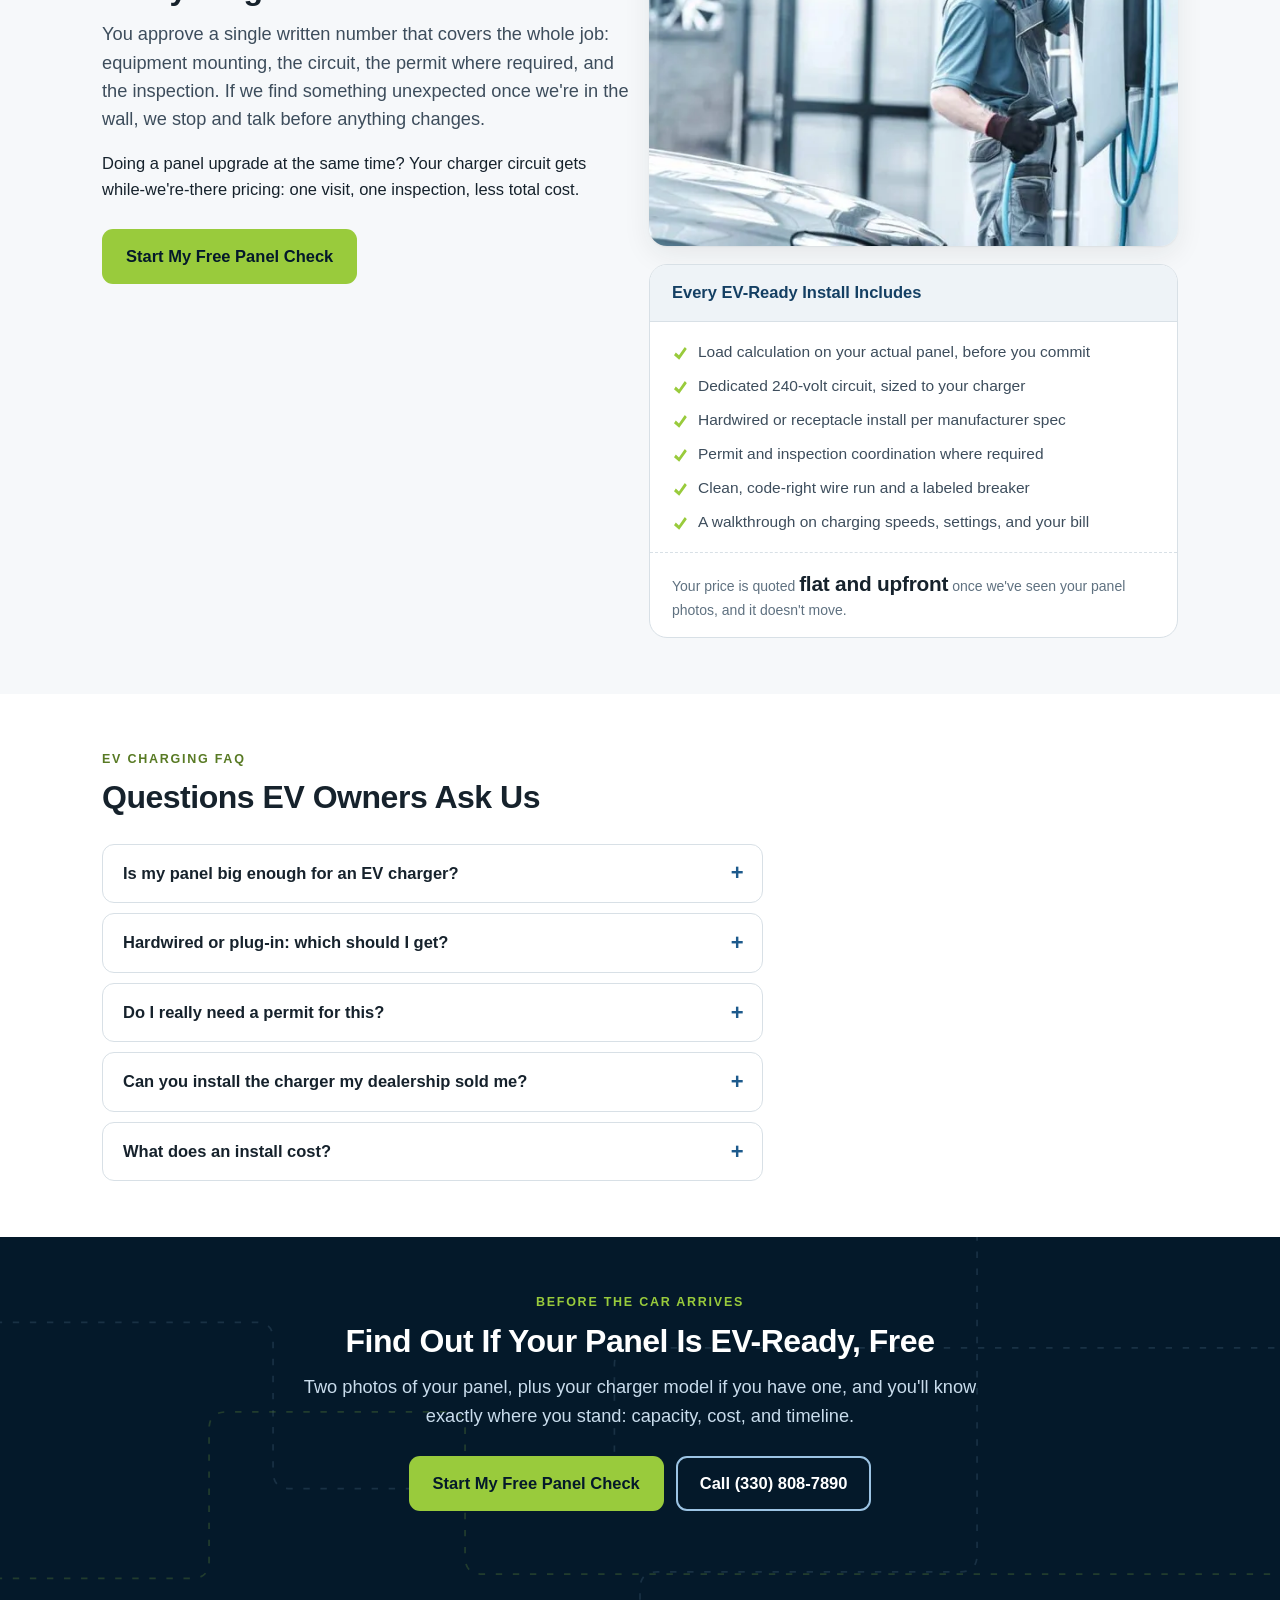
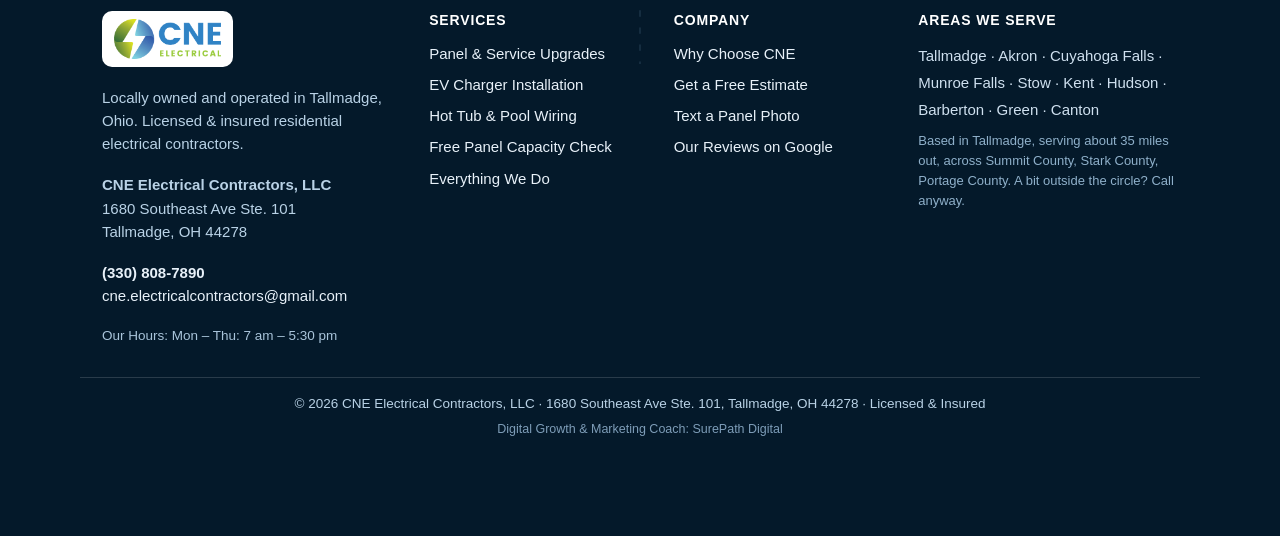
<file: ev-charger-installation/index.html>
<!DOCTYPE html><html lang="en" data-astro-cid-5hce7sga> <head><meta charset="utf-8"><meta name="viewport" content="width=device-width, initial-scale=1"><title>EV Charger Installation in Akron &amp; Summit County | CNE Electrical Contractors</title><meta name="description" content="Licensed Tallmadge electricians for Level 2 EV charger installation across Akron, Summit, Stark and Portage counties. Panel capacity checked first, permits coordinated where required, one flat price quoted upfront."><meta name="robots" content="noindex, nofollow"><link rel="icon" href="/img/cne-logo-horizontal.png"><script type="application/ld+json">{"@context":"https://schema.org","@type":"Electrician","name":"CNE Electrical Contractors, LLC","url":"https://cneelectricalcontractors.com/","telephone":"+1-330-808-7890","address":{"@type":"PostalAddress","streetAddress":"1680 Southeast Ave Ste. 101","addressLocality":"Tallmadge","addressRegion":"OH","postalCode":"44278","addressCountry":"US"},"areaServed":[{"@type":"AdministrativeArea","name":"Summit County, OH"},{"@type":"AdministrativeArea","name":"Stark County, OH"},{"@type":"AdministrativeArea","name":"Portage County, OH"}]}</script><script type="application/ld+json">{"@context":"https://schema.org","@type":"Service","serviceType":"EV charger installation, Level 2","provider":{"@type":"Electrician","name":"CNE Electrical Contractors, LLC"},"areaServed":["Akron, OH","Summit County, OH","Stark County, OH","Portage County, OH"],"description":"Hardwired and plug-in Level 2 EV charger installation with a panel capacity check, permit coordination where required, and one flat upfront price."}</script><link rel="stylesheet" href="/_astro/ev-charger-installation.CtYqCQP9.css">
<style>.aurora[data-astro-cid-y2lm3dp3]{position:absolute;inset:0;overflow:hidden;pointer-events:none}.aurora[data-astro-cid-y2lm3dp3] svg[data-astro-cid-y2lm3dp3]{position:absolute;inset:0;width:100%;height:100%}.aurora[data-astro-cid-y2lm3dp3] svg[data-astro-cid-y2lm3dp3]:nth-child(2){transform:scaleX(-1)}.aurora[data-astro-cid-y2lm3dp3] path[data-astro-cid-y2lm3dp3]{fill:none;stroke:var(--blue);stroke-dasharray:1;stroke-linecap:round;animation:aurora-path linear infinite}@keyframes aurora-path{0%{stroke-dashoffset:1px}50%{stroke-dashoffset:0}to{stroke-dashoffset:-1px}}@media(prefers-reduced-motion:reduce){.aurora[data-astro-cid-y2lm3dp3] path[data-astro-cid-y2lm3dp3]{animation:none}}.hero[data-astro-cid-bbe6dxrz]{padding:60px 0 56px}.hero[data-astro-cid-bbe6dxrz] .wrap[data-astro-cid-bbe6dxrz]{display:grid;grid-template-columns:1.12fr .88fr;gap:44px;align-items:center}.media[data-astro-cid-bbe6dxrz]{position:relative}.media[data-astro-cid-bbe6dxrz] img{border-radius:var(--radius-lg);box-shadow:var(--shadow)}.hero-card[data-astro-cid-bbe6dxrz]{position:absolute;left:-18px;bottom:-18px;background:var(--paper);border:1px solid var(--hairline);border-radius:var(--radius);box-shadow:var(--shadow);padding:13px 17px;font-size:14.5px;max-width:310px}.hero-card[data-astro-cid-bbe6dxrz] strong{color:var(--blue-deep)}@media(max-width:960px){.hero[data-astro-cid-bbe6dxrz]{padding:40px 0 44px}.hero[data-astro-cid-bbe6dxrz] .wrap[data-astro-cid-bbe6dxrz]{grid-template-columns:1fr;gap:28px}.media[data-astro-cid-bbe6dxrz]{max-width:500px}.hero-card[data-astro-cid-bbe6dxrz]{position:static;margin-top:12px;max-width:none}}
.trust[data-astro-cid-qcviwxny]{border-block:1px solid var(--hairline);background:var(--paper-warm)}.trust[data-astro-cid-qcviwxny] .wrap[data-astro-cid-qcviwxny]{display:flex;flex-wrap:wrap;gap:10px 34px;justify-content:center;padding-block:15px}.trust[data-astro-cid-qcviwxny] span[data-astro-cid-qcviwxny]{font-size:14.5px;font-weight:650;color:var(--ink-2);display:inline-flex;gap:8px;align-items:center}.trust[data-astro-cid-qcviwxny] b[data-astro-cid-qcviwxny]{color:var(--green-deep);font-weight:800}.trust[data-astro-cid-qcviwxny] a[data-astro-cid-qcviwxny]{color:inherit}
</style></head> <body data-astro-cid-5hce7sga> <a class="skip-link" href="#main" data-astro-cid-5hce7sga>Skip to Content</a> <div class="review-ribbon" data-astro-cid-5hce7sga>Review build prepared by SurePath Digital. This is the direction for the new CNE site, not the live website.</div> <div class="topbar" data-astro-cid-3ef6ksr2> <div class="wrap" data-astro-cid-3ef6ksr2> <span class="area" data-astro-cid-3ef6ksr2>Serving Summit, Stark & Portage Counties From Tallmadge</span> <a href="tel:+13308087890" data-loc="topbar" data-astro-cid-3ef6ksr2>Call (330) 808-7890</a> </div> </div> <header class="site" data-astro-cid-3ef6ksr2> <div class="wrap" data-astro-cid-3ef6ksr2> <a class="logo" href="/" aria-label="CNE Electrical Contractors home" data-astro-cid-3ef6ksr2> <img src="/img/cne-logo-horizontal.png" alt="CNE Electrical Contractors logo" width="350" height="131" data-astro-cid-3ef6ksr2> </a> <button class="nav-toggle" aria-expanded="false" aria-controls="mainnav" data-astro-cid-3ef6ksr2>Menu</button> <nav class="main" id="mainnav" aria-label="Main" data-astro-cid-3ef6ksr2> <ul data-astro-cid-3ef6ksr2> <li data-astro-cid-3ef6ksr2><a href="/panel-upgrade-akron/" data-astro-cid-3ef6ksr2>Panel Upgrades</a></li><li data-astro-cid-3ef6ksr2><a href="/ev-charger-installation/" aria-current="page" data-astro-cid-3ef6ksr2>EV Chargers</a></li><li data-astro-cid-3ef6ksr2><a href="/hot-tub-pool-electrical/" data-astro-cid-3ef6ksr2>Hot Tub &amp; Pool</a></li><li data-astro-cid-3ef6ksr2><a href="/services/" data-astro-cid-3ef6ksr2>All Services</a></li> </ul> </nav> <a class="header-phone" href="tel:+13308087890" data-loc="header" data-astro-cid-3ef6ksr2>(330) 808-7890</a> <a class="btn btn--cta header-cta" href="/free-estimate/" data-astro-cid-3ef6ksr2>Get a Free Estimate</a> </div> </header>  <main id="main" data-astro-cid-5hce7sga>  <section class="hero" data-section="hero" data-astro-cid-bbe6dxrz>  <div class="wrap" data-astro-cid-bbe6dxrz> <div class="copy reveal in" data-astro-cid-bbe6dxrz> <p class="eyebrow" data-astro-cid-bbe6dxrz>EV Charger Installation · Summit County</p>  <h1 data-astro-cid-qcviwxny>Get Your Garage EV-Ready for One Flat Price</h1> <p class="lede mt-2" data-astro-cid-qcviwxny>We check your panel's capacity first, quote one flat number, and pull the permit where your county requires one. No hourly meter running, no scope creep once the truck arrives.</p> <ul class="checks mt-3" data-astro-cid-qcviwxny> <li data-astro-cid-qcviwxny>One flat price, quoted upfront: the number you approve is the number you pay</li> <li data-astro-cid-qcviwxny>Panel capacity checked before you buy the charger</li> <li data-astro-cid-qcviwxny>Permits handled, including Summit County's requirements</li> </ul> <div class="cta-row" data-astro-cid-qcviwxny> <a class="btn btn--cta" href="/panel-capacity-check/" data-astro-cid-qcviwxny>Start My Free Panel Check</a> <a class="btn btn--primary" href="tel:+13308087890" data-loc="hero" data-astro-cid-qcviwxny>Call (330) 808-7890</a> </div> <p class="cta-note mt-1" data-astro-cid-qcviwxny>Text a photo of your panel and your charger model to <a href="sms:+13308087890" data-astro-cid-qcviwxny>(330) 808-7890</a> for a ballpark within one business day.</p>  </div> <div class="media reveal" data-delay="1" data-astro-cid-bbe6dxrz> <img src="/_astro/web-800-charging-ev-electric-cars-2022-12-16-11-50-45-utc.DZtAvaxW_2fxmcc.webp" srcset="/_astro/web-800-charging-ev-electric-cars-2022-12-16-11-50-45-utc.DZtAvaxW_Z2n64VA.webp 480w, /_astro/web-800-charging-ev-electric-cars-2022-12-16-11-50-45-utc.DZtAvaxW_1lUWsv.webp 760w, /_astro/web-800-charging-ev-electric-cars-2022-12-16-11-50-45-utc.DZtAvaxW_2fxmcc.webp 800w" alt="Electric vehicle charging in a home garage" sizes="(max-width: 960px) 92vw, 44vw" loading="eager" data-astro-cid-bbe6dxrz="true" decoding="async" fetchpriority="auto" width="800" height="533"> <div class="hero-card" data-astro-cid-bbe6dxrz><strong>Straight talk.</strong> Some panels need an upgrade before a charger. We'll tell you which side you're on, free.</div> </div> </div> </section>  <div class="trust" data-section="trust" data-astro-cid-qcviwxny> <div class="wrap" data-astro-cid-qcviwxny> <span data-astro-cid-qcviwxny><b data-astro-cid-qcviwxny>✓</b> Licensed & Insured, Ohio</span> <span data-astro-cid-qcviwxny><b data-astro-cid-qcviwxny>✓</b> Flat Price Installs</span> <span data-astro-cid-qcviwxny><b data-astro-cid-qcviwxny>✓</b> Hardwired or Plug-In, Done Right</span> <span data-astro-cid-qcviwxny><b data-astro-cid-qcviwxny>✓</b> Tesla, Universal & Every Major Brand</span> </div> </div> <section data-section="reality" data-astro-cid-qcviwxny> <svg class="circuit" aria-hidden="true" viewBox="0 0 600 600" preserveAspectRatio="xMinYMin slice"><path d="M-20,60 H180 q14,0 14,14 V300 q0,14 14,14 H620"></path><path class="hot" d="M-20,140 H100 q14,0 14,14 V520 q0,14 14,14 H620"></path></svg> <div class="wrap" data-astro-cid-qcviwxny> <p class="eyebrow" data-astro-cid-qcviwxny>What Nobody Tells EV Buyers</p> <h2 data-astro-cid-qcviwxny>The Charger Is the Easy Part</h2> <p class="lede maxw" data-astro-cid-qcviwxny>Three things decide how your install goes, and we sort all three before quoting, so there are no surprises after the truck arrives:</p> <div class="grid grid--3 mt-3" data-astro-cid-qcviwxny> <div class="card reveal" data-delay="1" data-astro-cid-qcviwxny><h3 data-astro-cid-qcviwxny>1 · Panel Capacity</h3><p data-astro-cid-qcviwxny>A Level 2 charger is one of the biggest loads in your house. Older 100-amp services often need headroom math: sometimes a load-management device, sometimes a panel upgrade. We do the math first, free.</p></div> <div class="card reveal" data-delay="2" data-astro-cid-qcviwxny><h3 data-astro-cid-qcviwxny>2 · The Permit</h3><p data-astro-cid-qcviwxny>Many local jurisdictions require a permit and inspection for EV charger circuits, and Summit County is detailed about the requirements, which can add lead time. We handle the paperwork and tell you the real timeline upfront.</p></div> <div class="card reveal" data-delay="3" data-astro-cid-qcviwxny><h3 data-astro-cid-qcviwxny>3 · The Wire Run</h3><p data-astro-cid-qcviwxny>Distance from your panel to your parking spot drives cost more than the charger itself does. Photos of your panel and garage usually let us quote the run without a visit.</p></div> </div> <div class="factbox mt-3" data-astro-cid-qcviwxny> <strong data-astro-cid-qcviwxny>Timing, honestly:</strong> most installs are scheduled within 1 to 2 weeks, plus permit time where your county requires one. If you're waiting on a car delivery, call before it arrives and the charger can be ready the week the car is.
</div> </div> </section> <section class="band" data-section="package" data-astro-cid-qcviwxny> <div class="wrap" data-astro-cid-qcviwxny> <div class="grid grid--2" style="align-items:start" data-astro-cid-qcviwxny> <div class="reveal in" data-astro-cid-qcviwxny> <p class="eyebrow" data-astro-cid-qcviwxny>The EV-Ready Install</p> <h2 data-astro-cid-qcviwxny>One Flat Price. Everything Included.</h2> <p class="lede" data-astro-cid-qcviwxny>You approve a single written number that covers the whole job: equipment mounting, the circuit, the permit where required, and the inspection. If we find something unexpected once we're in the wall, we stop and talk before anything changes.</p> <p class="mt-2" data-astro-cid-qcviwxny>Doing a panel upgrade at the same time? Your charger circuit gets while-we're-there pricing: one visit, one inspection, less total cost.</p> <div class="cta-row" data-astro-cid-qcviwxny> <a class="btn btn--cta" href="/panel-capacity-check/" data-astro-cid-qcviwxny>Start My Free Panel Check</a> </div> </div> <div class="reveal" data-delay="1" data-astro-cid-qcviwxny> <img src="/_astro/web-800-powerful-electric-wall-charger-for-ev-vehicles-cha-2022-12-16-11-51-46-utc.BM2INOxh_Z1pICVJ.webp" srcset="/_astro/web-800-powerful-electric-wall-charger-for-ev-vehicles-cha-2022-12-16-11-51-46-utc.BM2INOxh_1F6EH2.webp 400w, /_astro/web-800-powerful-electric-wall-charger-for-ev-vehicles-cha-2022-12-16-11-51-46-utc.BM2INOxh_29NB5C.webp 600w, /_astro/web-800-powerful-electric-wall-charger-for-ev-vehicles-cha-2022-12-16-11-51-46-utc.BM2INOxh_Z1pICVJ.webp 800w" alt="Close-up of a Level 2 EV charger wall unit mounted in a home garage" sizes="(max-width: 960px) 92vw, 46vw" style="border-radius:var(--radius-lg); box-shadow:var(--shadow); margin-bottom:18px" data-astro-cid-qcviwxny="true" loading="lazy" decoding="async" fetchpriority="auto" width="800" height="517"> <div class="price-panel" data-astro-cid-qcviwxny> <header data-astro-cid-qcviwxny>Every EV-Ready Install Includes</header> <ul data-astro-cid-qcviwxny> <li data-astro-cid-qcviwxny>Load calculation on your actual panel, before you commit</li> <li data-astro-cid-qcviwxny>Dedicated 240-volt circuit, sized to your charger</li> <li data-astro-cid-qcviwxny>Hardwired or receptacle install per manufacturer spec</li> <li data-astro-cid-qcviwxny>Permit and inspection coordination where required</li> <li data-astro-cid-qcviwxny>Clean, code-right wire run and a labeled breaker</li> <li data-astro-cid-qcviwxny>A walkthrough on charging speeds, settings, and your bill</li> </ul> <footer data-astro-cid-qcviwxny>Your price is quoted <span class="price-big" style="font-size:1.3rem" data-astro-cid-qcviwxny>flat and upfront</span> once we've seen your panel photos, and it doesn't move.</footer> </div> </div> </div> </div> </section> <section data-section="faq" data-astro-cid-qcviwxny> <div class="wrap" data-astro-cid-qcviwxny> <p class="eyebrow" data-astro-cid-qcviwxny>EV Charging FAQ</p> <h2 data-astro-cid-qcviwxny>Questions EV Owners Ask Us</h2> <div class="mt-3 maxw" data-astro-cid-qcviwxny> <details class="faq" name="faq-ev" data-astro-cid-qcviwxny> <summary data-astro-cid-qcviwxny>Is my panel big enough for an EV charger?</summary> <div class="faq-body" data-astro-cid-qcviwxny><p data-astro-cid-qcviwxny>That's exactly what the free capacity check answers. As a rough guide, newer 200-amp services usually have room, and older 100-amp services depend on what else in the house runs on electricity. Send photos of your panel and door label and we'll do the real math for your house.</p></div> </details> <details class="faq" name="faq-ev" data-astro-cid-qcviwxny> <summary data-astro-cid-qcviwxny>Hardwired or plug-in: which should I get?</summary> <div class="faq-body" data-astro-cid-qcviwxny><p data-astro-cid-qcviwxny>Both are legitimate choices. Hardwiring supports the fastest home charging rates on many units and removes a plug connection that can loosen with heat cycles. A 14-50 receptacle offers portability instead. We install both and will tell you what your charger's manual actually calls for.</p></div> </details> <details class="faq" name="faq-ev" data-astro-cid-qcviwxny> <summary data-astro-cid-qcviwxny>Do I really need a permit for this?</summary> <div class="faq-body" data-astro-cid-qcviwxny><p data-astro-cid-qcviwxny>In many local jurisdictions, yes: a new 240-volt circuit is permitted, inspected work, and Summit County is detailed about EV circuits specifically. We handle it where it's required. It protects you at insurance time and resale, and it's part of doing this right.</p></div> </details> <details class="faq" name="faq-ev" data-astro-cid-qcviwxny> <summary data-astro-cid-qcviwxny>Can you install the charger my dealership sold me?</summary> <div class="faq-body" data-astro-cid-qcviwxny><p data-astro-cid-qcviwxny>Yes: Tesla Wall Connector, universal units, ChargePoint, Emporia, Grizzl-E, whatever came with the car or you ordered separately. If you haven't bought one yet, we're happy to tell you what installs cleanly for your setup before you spend the money.</p></div> </details> <details class="faq" name="faq-ev" data-astro-cid-qcviwxny> <summary data-astro-cid-qcviwxny>What does an install cost?</summary> <div class="faq-body" data-astro-cid-qcviwxny><p data-astro-cid-qcviwxny>It depends mostly on the wire run and whether your panel needs work first, which is why we quote flat and upfront from your photos instead of publishing a teaser number that grows later. The quote is free, exact, and in writing.</p></div> </details> </div> </div> </section> <section class="band band--blue" data-section="cta"> <svg class="circuit" aria-hidden="true" viewBox="0 0 1200 400" preserveAspectRatio="xMidYMid slice"><path d="M-20,80 H240 q16,0 16,16 V220 q0,16 16,16 H560 q16,0 16,-16 V120 q0,-16 16,-16 H1220"></path><path class="hot" d="M-20,320 H180 q16,0 16,-16 V180 q0,-16 16,-16 H420 q16,0 16,16 V300 q0,16 16,16 H1220"></path><path d="M600,420 V330 q0,-16 16,-16 H900 q16,0 16,-16 V-20"></path></svg> <div class="wrap center"> <p class="eyebrow">Before the Car Arrives</p> <h2 class="reveal in">Find Out If Your Panel Is EV-Ready, Free</h2> <p class="lede maxw-center">Two photos of your panel, plus your charger model if you have one, and you&#39;ll know exactly where you stand: capacity, cost, and timeline.</p> <div class="cta-row" style="justify-content:center"> <a class="btn btn--cta" href="/panel-capacity-check/">Start My Free Panel Check</a> <a class="btn btn--ghost" href="tel:+13308087890" data-loc="footer-cta">Call (330) 808-7890</a> </div> </div> </section>  </main> <footer class="site" data-astro-cid-sz7xmlte> <div class="wrap cols" data-astro-cid-sz7xmlte> <div data-astro-cid-sz7xmlte> <span class="footer-logo" data-astro-cid-sz7xmlte><img src="/img/cne-logo-horizontal.png" alt="CNE Electrical Contractors logo" width="350" height="131" data-astro-cid-sz7xmlte></span> <p data-astro-cid-sz7xmlte>Locally owned and operated in Tallmadge, Ohio. Licensed & insured residential electrical contractors.</p> <address data-astro-cid-sz7xmlte> <p class="mt-2" data-astro-cid-sz7xmlte><strong data-astro-cid-sz7xmlte>CNE Electrical Contractors, LLC</strong><br data-astro-cid-sz7xmlte>1680 Southeast Ave Ste. 101<br data-astro-cid-sz7xmlte>Tallmadge, OH 44278</p> <p class="mt-2" data-astro-cid-sz7xmlte><a class="tel" href="tel:+13308087890" data-loc="footer" data-astro-cid-sz7xmlte>(330) 808-7890</a><br data-astro-cid-sz7xmlte><a href="mailto:cne.electricalcontractors@gmail.com" data-astro-cid-sz7xmlte>cne.electricalcontractors@gmail.com</a></p> <p class="mt-2 hours" data-astro-cid-sz7xmlte>Our Hours: Mon – Thu: 7 am – 5:30 pm</p> </address> </div> <div data-astro-cid-sz7xmlte> <h3 data-astro-cid-sz7xmlte>Services</h3> <ul data-astro-cid-sz7xmlte> <li data-astro-cid-sz7xmlte><a href="/panel-upgrade-akron/" data-astro-cid-sz7xmlte>Panel &amp; Service Upgrades</a></li><li data-astro-cid-sz7xmlte><a href="/ev-charger-installation/" data-astro-cid-sz7xmlte>EV Charger Installation</a></li><li data-astro-cid-sz7xmlte><a href="/hot-tub-pool-electrical/" data-astro-cid-sz7xmlte>Hot Tub &amp; Pool Wiring</a></li><li data-astro-cid-sz7xmlte><a href="/panel-capacity-check/" data-astro-cid-sz7xmlte>Free Panel Capacity Check</a></li> <li data-astro-cid-sz7xmlte><a href="/services/" data-astro-cid-sz7xmlte>Everything We Do</a></li> </ul> </div> <div data-astro-cid-sz7xmlte> <h3 data-astro-cid-sz7xmlte>Company</h3> <ul data-astro-cid-sz7xmlte> <li data-astro-cid-sz7xmlte><a href="/why-choose-cne/" data-astro-cid-sz7xmlte>Why Choose CNE</a></li> <li data-astro-cid-sz7xmlte><a href="/free-estimate/" data-astro-cid-sz7xmlte>Get a Free Estimate</a></li> <li data-astro-cid-sz7xmlte><a href="sms:+13308087890" data-astro-cid-sz7xmlte>Text a Panel Photo</a></li> <li data-astro-cid-sz7xmlte><a href="https://www.google.com/search?q=CNE+Electrical+Contractors+Tallmadge+OH+reviews" rel="noopener" target="_blank" data-astro-cid-sz7xmlte>Our Reviews on Google</a></li> </ul> </div> <div data-astro-cid-sz7xmlte> <h3 data-astro-cid-sz7xmlte>Areas We Serve</h3> <p class="areas" data-astro-cid-sz7xmlte>Tallmadge · Akron · Cuyahoga Falls · Munroe Falls · Stow · Kent · Hudson · Barberton · Green · Canton</p> <p class="small-note" data-astro-cid-sz7xmlte>Based in Tallmadge, serving about 35 miles out, across Summit County, Stark County, Portage County. A bit outside the circle? Call anyway.</p> </div> </div> <div class="wrap legal" data-astro-cid-sz7xmlte> <p data-astro-cid-sz7xmlte>© 2026 CNE Electrical Contractors, LLC · 1680 Southeast Ave Ste. 101, Tallmadge, OH 44278 · Licensed & Insured</p> <p class="credit" data-astro-cid-sz7xmlte>Digital Growth & Marketing Coach: SurePath Digital</p> </div> </footer>  <div class="callbar" role="navigation" aria-label="Quick contact" data-astro-cid-4q53tzap> <a class="call" href="tel:+13308087890" data-loc="callbar" data-astro-cid-4q53tzap>Call Now</a> <a class="cta" href="/free-estimate/" data-astro-cid-4q53tzap>Get a Free Estimate</a> </div>  <script src="/js/site.js" defer></script> </body> </html>
</file>
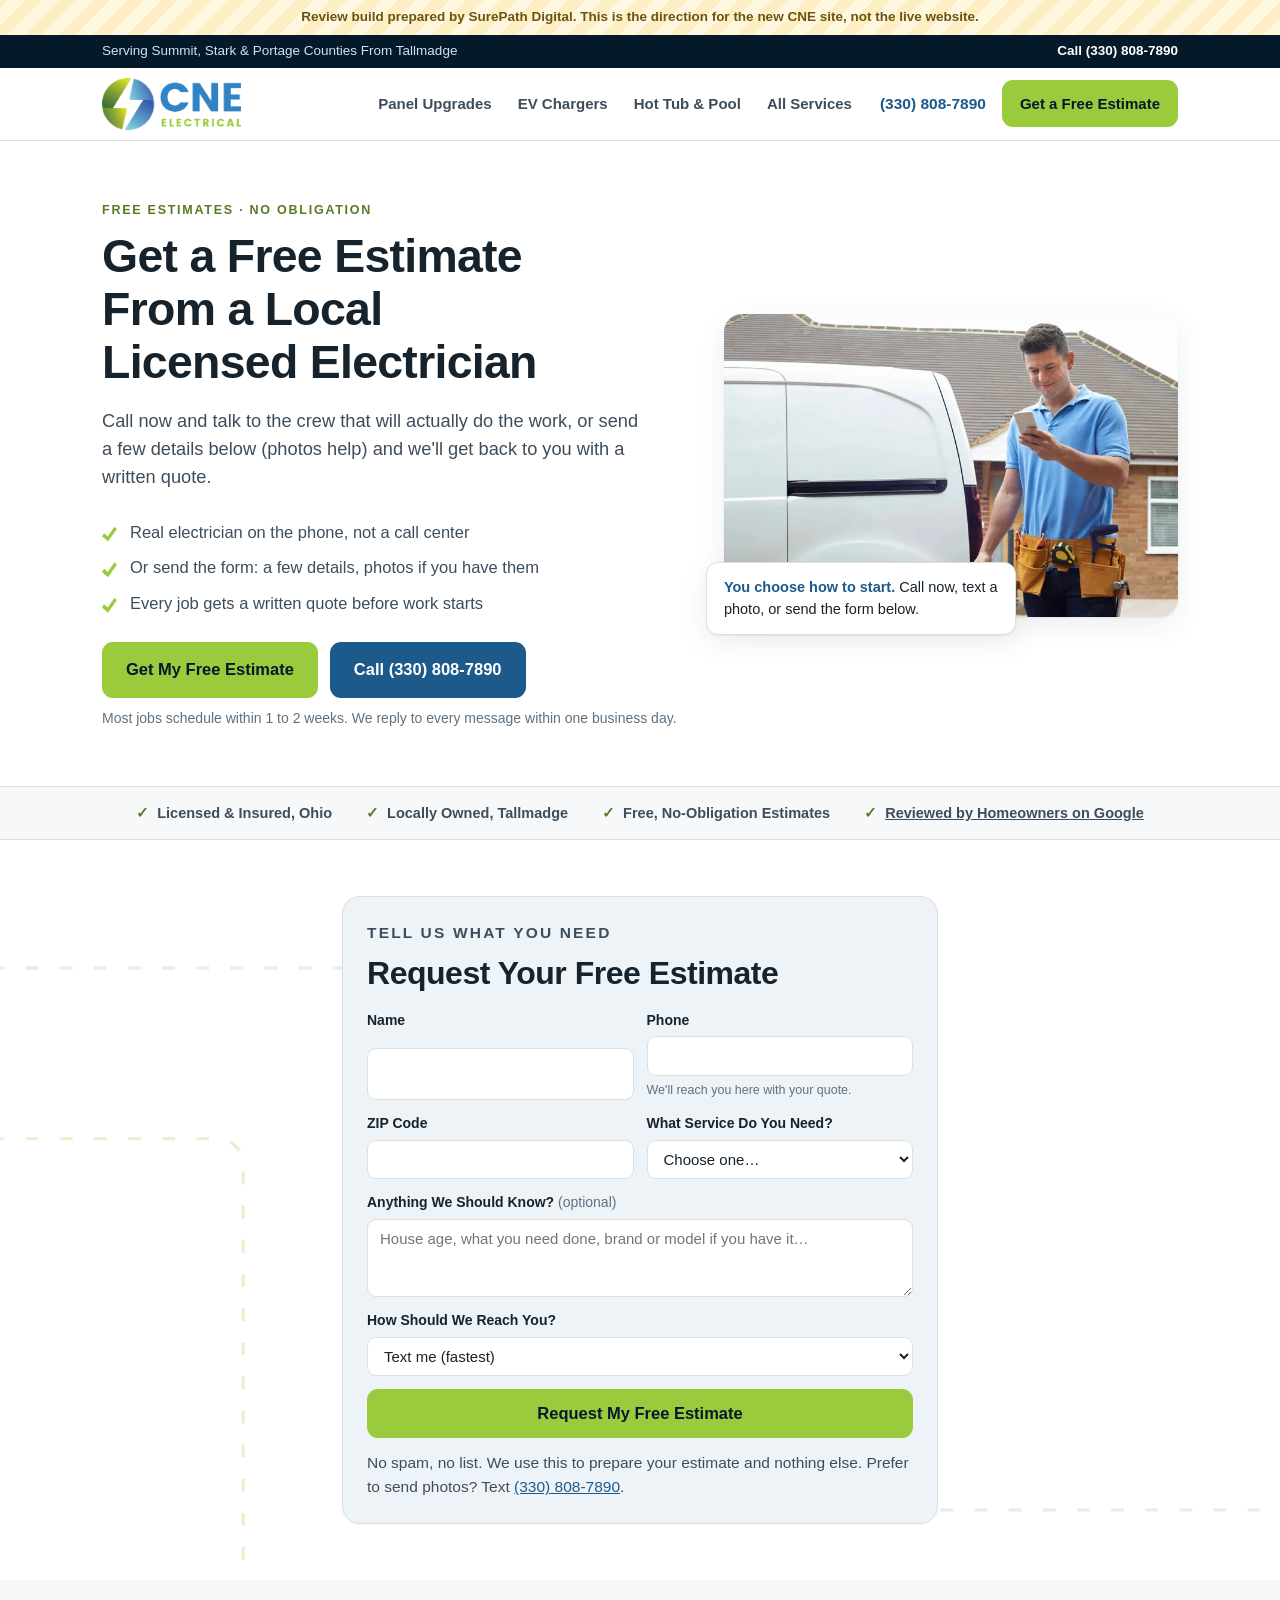
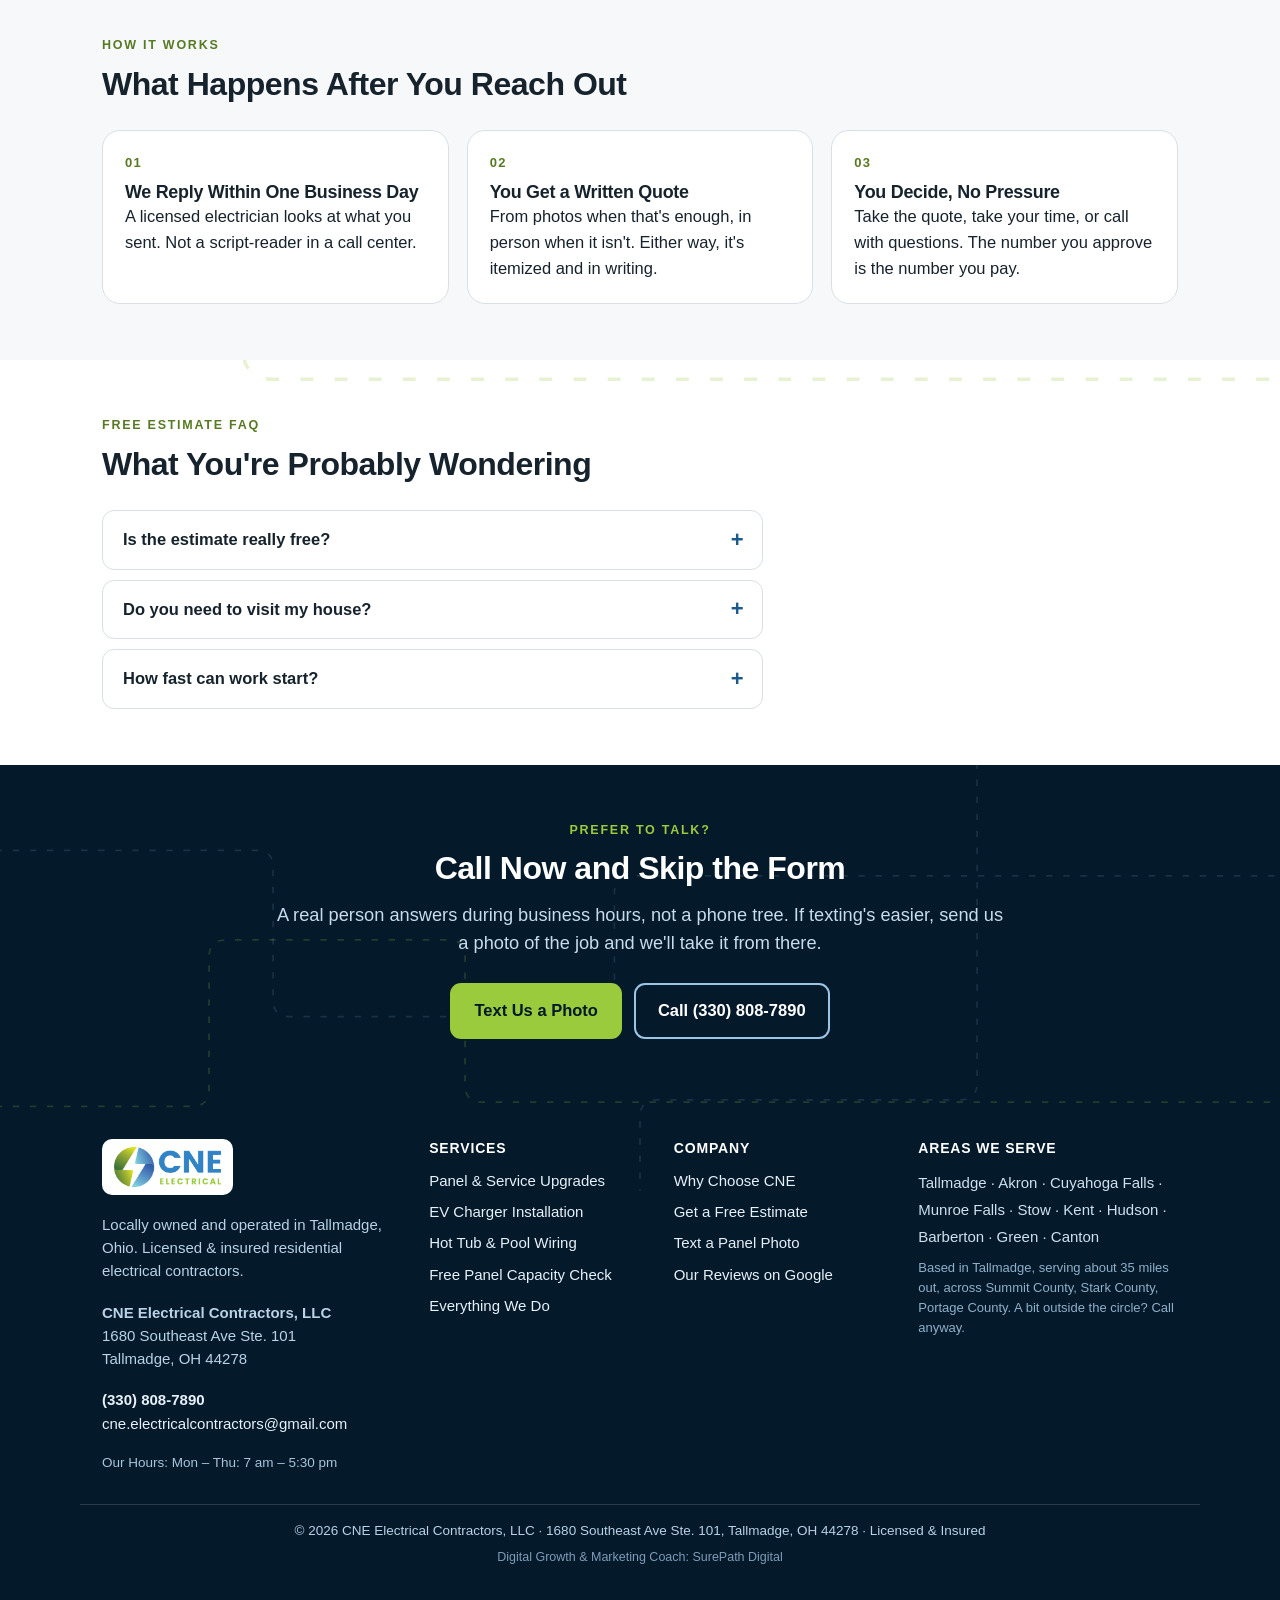
<file: free-estimate/index.html>
<!DOCTYPE html><html lang="en" data-astro-cid-5hce7sga> <head><meta charset="utf-8"><meta name="viewport" content="width=device-width, initial-scale=1"><title>Free Electrical Estimate in Tallmadge &amp; Akron | CNE Electrical Contractors</title><meta name="description" content="Get a free, written electrical estimate from a local licensed electrician. Call now or send photos and details: panel upgrades, EV chargers, hot tub wiring and more across Summit, Stark and Portage counties."><meta name="robots" content="noindex, nofollow"><link rel="icon" href="/img/cne-logo-horizontal.png"><script type="application/ld+json">{"@context":"https://schema.org","@type":"Electrician","name":"CNE Electrical Contractors, LLC","url":"https://cneelectricalcontractors.com/","telephone":"+1-330-808-7890","address":{"@type":"PostalAddress","streetAddress":"1680 Southeast Ave Ste. 101","addressLocality":"Tallmadge","addressRegion":"OH","postalCode":"44278","addressCountry":"US"},"areaServed":[{"@type":"AdministrativeArea","name":"Summit County, OH"},{"@type":"AdministrativeArea","name":"Stark County, OH"},{"@type":"AdministrativeArea","name":"Portage County, OH"}]}</script><script type="application/ld+json">{"@context":"https://schema.org","@type":"Service","serviceType":"Free electrical estimate","provider":{"@type":"Electrician","name":"CNE Electrical Contractors, LLC"},"areaServed":["Akron OH","Summit County OH","Stark County OH","Portage County OH"],"offers":{"@type":"Offer","price":"0","priceCurrency":"USD"},"description":"Free, written electrical estimates for Akron-area homeowners: panel upgrades, EV chargers, hot tub and pool wiring, lighting, generators, rewiring and service calls."}</script><link rel="stylesheet" href="/_astro/ev-charger-installation.CtYqCQP9.css">
<style>.aurora[data-astro-cid-y2lm3dp3]{position:absolute;inset:0;overflow:hidden;pointer-events:none}.aurora[data-astro-cid-y2lm3dp3] svg[data-astro-cid-y2lm3dp3]{position:absolute;inset:0;width:100%;height:100%}.aurora[data-astro-cid-y2lm3dp3] svg[data-astro-cid-y2lm3dp3]:nth-child(2){transform:scaleX(-1)}.aurora[data-astro-cid-y2lm3dp3] path[data-astro-cid-y2lm3dp3]{fill:none;stroke:var(--blue);stroke-dasharray:1;stroke-linecap:round;animation:aurora-path linear infinite}@keyframes aurora-path{0%{stroke-dashoffset:1px}50%{stroke-dashoffset:0}to{stroke-dashoffset:-1px}}@media(prefers-reduced-motion:reduce){.aurora[data-astro-cid-y2lm3dp3] path[data-astro-cid-y2lm3dp3]{animation:none}}.hero[data-astro-cid-bbe6dxrz]{padding:60px 0 56px}.hero[data-astro-cid-bbe6dxrz] .wrap[data-astro-cid-bbe6dxrz]{display:grid;grid-template-columns:1.12fr .88fr;gap:44px;align-items:center}.media[data-astro-cid-bbe6dxrz]{position:relative}.media[data-astro-cid-bbe6dxrz] img{border-radius:var(--radius-lg);box-shadow:var(--shadow)}.hero-card[data-astro-cid-bbe6dxrz]{position:absolute;left:-18px;bottom:-18px;background:var(--paper);border:1px solid var(--hairline);border-radius:var(--radius);box-shadow:var(--shadow);padding:13px 17px;font-size:14.5px;max-width:310px}.hero-card[data-astro-cid-bbe6dxrz] strong{color:var(--blue-deep)}@media(max-width:960px){.hero[data-astro-cid-bbe6dxrz]{padding:40px 0 44px}.hero[data-astro-cid-bbe6dxrz] .wrap[data-astro-cid-bbe6dxrz]{grid-template-columns:1fr;gap:28px}.media[data-astro-cid-bbe6dxrz]{max-width:500px}.hero-card[data-astro-cid-bbe6dxrz]{position:static;margin-top:12px;max-width:none}}
.trust[data-astro-cid-ay6es7mi]{border-block:1px solid var(--hairline);background:var(--paper-warm)}.trust[data-astro-cid-ay6es7mi] .wrap[data-astro-cid-ay6es7mi]{display:flex;flex-wrap:wrap;gap:10px 34px;justify-content:center;padding-block:15px}.trust[data-astro-cid-ay6es7mi] span[data-astro-cid-ay6es7mi]{font-size:14.5px;font-weight:650;color:var(--ink-2);display:inline-flex;gap:8px;align-items:center}.trust[data-astro-cid-ay6es7mi] b[data-astro-cid-ay6es7mi]{color:var(--green-deep);font-weight:800}.trust[data-astro-cid-ay6es7mi] a[data-astro-cid-ay6es7mi]{color:inherit}
</style></head> <body data-astro-cid-5hce7sga> <a class="skip-link" href="#main" data-astro-cid-5hce7sga>Skip to Content</a> <div class="review-ribbon" data-astro-cid-5hce7sga>Review build prepared by SurePath Digital. This is the direction for the new CNE site, not the live website.</div> <div class="topbar" data-astro-cid-3ef6ksr2> <div class="wrap" data-astro-cid-3ef6ksr2> <span class="area" data-astro-cid-3ef6ksr2>Serving Summit, Stark & Portage Counties From Tallmadge</span> <a href="tel:+13308087890" data-loc="topbar" data-astro-cid-3ef6ksr2>Call (330) 808-7890</a> </div> </div> <header class="site" data-astro-cid-3ef6ksr2> <div class="wrap" data-astro-cid-3ef6ksr2> <a class="logo" href="/" aria-label="CNE Electrical Contractors home" data-astro-cid-3ef6ksr2> <img src="/img/cne-logo-horizontal.png" alt="CNE Electrical Contractors logo" width="350" height="131" data-astro-cid-3ef6ksr2> </a> <button class="nav-toggle" aria-expanded="false" aria-controls="mainnav" data-astro-cid-3ef6ksr2>Menu</button> <nav class="main" id="mainnav" aria-label="Main" data-astro-cid-3ef6ksr2> <ul data-astro-cid-3ef6ksr2> <li data-astro-cid-3ef6ksr2><a href="/panel-upgrade-akron/" data-astro-cid-3ef6ksr2>Panel Upgrades</a></li><li data-astro-cid-3ef6ksr2><a href="/ev-charger-installation/" data-astro-cid-3ef6ksr2>EV Chargers</a></li><li data-astro-cid-3ef6ksr2><a href="/hot-tub-pool-electrical/" data-astro-cid-3ef6ksr2>Hot Tub &amp; Pool</a></li><li data-astro-cid-3ef6ksr2><a href="/services/" data-astro-cid-3ef6ksr2>All Services</a></li> </ul> </nav> <a class="header-phone" href="tel:+13308087890" data-loc="header" data-astro-cid-3ef6ksr2>(330) 808-7890</a> <a class="btn btn--cta header-cta" href="/free-estimate/" data-astro-cid-3ef6ksr2>Get a Free Estimate</a> </div> </header>  <main id="main" data-astro-cid-5hce7sga>  <section class="hero" data-section="hero" data-astro-cid-bbe6dxrz>  <div class="wrap" data-astro-cid-bbe6dxrz> <div class="copy reveal in" data-astro-cid-bbe6dxrz> <p class="eyebrow" data-astro-cid-bbe6dxrz>Free Estimates · No Obligation</p>  <h1 data-astro-cid-ay6es7mi>Get a Free Estimate From a Local Licensed Electrician</h1> <p class="lede mt-2" data-astro-cid-ay6es7mi>Call now and talk to the crew that will actually do the work, or send a few details below (photos help) and we'll get back to you with a written quote.</p> <ul class="checks mt-3" data-astro-cid-ay6es7mi> <li data-astro-cid-ay6es7mi>Real electrician on the phone, not a call center</li> <li data-astro-cid-ay6es7mi>Or send the form: a few details, photos if you have them</li> <li data-astro-cid-ay6es7mi>Every job gets a written quote before work starts</li> </ul> <div class="cta-row" data-astro-cid-ay6es7mi> <a class="btn btn--cta" href="#free-estimate" data-astro-cid-ay6es7mi>Get My Free Estimate</a> <a class="btn btn--primary" href="tel:+13308087890" data-loc="hero" data-astro-cid-ay6es7mi>Call (330) 808-7890</a> </div> <p class="cta-note mt-1" data-astro-cid-ay6es7mi>Most jobs schedule within 1 to 2 weeks. We reply to every message within one business day.</p>  </div> <div class="media reveal" data-delay="1" data-astro-cid-bbe6dxrz> <img src="/_astro/web-2400-electrician-phone-cs.BTkblNKm_Z1nabUC.webp" srcset="/_astro/web-2400-electrician-phone-cs.BTkblNKm_ZD5trz.webp 480w, /_astro/web-2400-electrician-phone-cs.BTkblNKm_Z22pF6l.webp 760w, /_astro/web-2400-electrician-phone-cs.BTkblNKm_Z2pCNyQ.webp 1100w" alt="CNE electrician taking a customer call on site" sizes="(max-width: 960px) 92vw, 44vw" loading="eager" data-astro-cid-bbe6dxrz="true" decoding="async" fetchpriority="auto" width="2400" height="1602"> <div class="hero-card" data-astro-cid-bbe6dxrz><strong>You choose how to start.</strong> Call now, text a photo, or send the form below.</div> </div> </div> </section>  <div class="trust" data-section="trust" data-astro-cid-ay6es7mi> <div class="wrap" data-astro-cid-ay6es7mi> <span data-astro-cid-ay6es7mi><b data-astro-cid-ay6es7mi>✓</b> Licensed & Insured, Ohio</span> <span data-astro-cid-ay6es7mi><b data-astro-cid-ay6es7mi>✓</b> Locally Owned, Tallmadge</span> <span data-astro-cid-ay6es7mi><b data-astro-cid-ay6es7mi>✓</b> Free, No-Obligation Estimates</span> <span data-astro-cid-ay6es7mi><b data-astro-cid-ay6es7mi>✓</b> <a href="https://www.google.com/search?q=CNE+Electrical+Contractors+Tallmadge+OH+reviews" rel="noopener" target="_blank" data-astro-cid-ay6es7mi>Reviewed by Homeowners on Google</a></span> </div> </div> <section data-section="form" data-astro-cid-ay6es7mi> <svg class="circuit" aria-hidden="true" viewBox="0 0 600 600" preserveAspectRatio="xMinYMin slice"><path d="M-20,60 H180 q14,0 14,14 V300 q0,14 14,14 H620"></path><path class="hot" d="M-20,140 H100 q14,0 14,14 V520 q0,14 14,14 H620"></path></svg> <div class="wrap" style="max-width:640px" data-astro-cid-ay6es7mi> <div class="card reveal" style="background:var(--paper-band)" data-astro-cid-ay6es7mi> <p class="eyebrow" data-astro-cid-ay6es7mi>Tell Us What You Need</p> <h2 data-astro-cid-ay6es7mi>Request Your Free Estimate</h2> <form class="lead mt-2" id="free-estimate" data-thanks="/thank-you/" novalidate data-astro-cid-ay6es7mi> <div class="fieldset-2" data-astro-cid-ay6es7mi> <div class="field" data-astro-cid-ay6es7mi> <label for="e-name" data-astro-cid-ay6es7mi>Name</label> <input id="e-name" name="name" autocomplete="name" required data-astro-cid-ay6es7mi> </div> <div class="field" data-astro-cid-ay6es7mi> <label for="e-phone" data-astro-cid-ay6es7mi>Phone</label> <input id="e-phone" name="phone" type="tel" inputmode="tel" autocomplete="tel" required data-astro-cid-ay6es7mi> <span class="hint" data-astro-cid-ay6es7mi>We'll reach you here with your quote.</span> </div> </div> <div class="fieldset-2" data-astro-cid-ay6es7mi> <div class="field" data-astro-cid-ay6es7mi> <label for="e-zip" data-astro-cid-ay6es7mi>ZIP Code</label> <input id="e-zip" name="zip" inputmode="numeric" pattern="[0-9]{5}" autocomplete="postal-code" required data-astro-cid-ay6es7mi> </div> <div class="field" data-astro-cid-ay6es7mi> <label for="e-service" data-astro-cid-ay6es7mi>What Service Do You Need?</label> <select id="e-service" name="service" required data-astro-cid-ay6es7mi> <option value="" data-astro-cid-ay6es7mi>Choose one…</option> <option value="panel-upgrade" data-astro-cid-ay6es7mi>Panel upgrade</option> <option value="ev-charger" data-astro-cid-ay6es7mi>EV charger</option> <option value="hot-tub-pool" data-astro-cid-ay6es7mi>Hot tub / pool</option> <option value="lighting" data-astro-cid-ay6es7mi>Lighting</option> <option value="service-repair" data-astro-cid-ay6es7mi>Service & repair</option> <option value="generator" data-astro-cid-ay6es7mi>Generator</option> <option value="rewiring" data-astro-cid-ay6es7mi>Rewiring</option> <option value="something-else" data-astro-cid-ay6es7mi>Something else</option> </select> </div> </div> <div class="field" data-astro-cid-ay6es7mi> <label for="e-notes" data-astro-cid-ay6es7mi>Anything We Should Know? <span style="font-weight:400;color:var(--ink-3)" data-astro-cid-ay6es7mi>(optional)</span></label> <textarea id="e-notes" name="notes" rows="3" placeholder="House age, what you need done, brand or model if you have it…" data-astro-cid-ay6es7mi></textarea> </div> <div class="field" data-astro-cid-ay6es7mi> <label for="e-pref" data-astro-cid-ay6es7mi>How Should We Reach You?</label> <select id="e-pref" name="contact_pref" required data-astro-cid-ay6es7mi> <option value="text" data-astro-cid-ay6es7mi>Text me (fastest)</option> <option value="call" data-astro-cid-ay6es7mi>Call me</option> </select> </div> <button class="btn btn--cta" type="submit" data-astro-cid-ay6es7mi>Request My Free Estimate</button> <p class="form-note" data-astro-cid-ay6es7mi>No spam, no list. We use this to prepare your estimate and nothing else. Prefer to send photos? Text <a href="sms:+13308087890" data-loc="estimate-sms" data-astro-cid-ay6es7mi>(330) 808-7890</a>.</p> </form> </div> </div> </section> <section class="band" data-section="next" data-astro-cid-ay6es7mi> <div class="wrap" data-astro-cid-ay6es7mi> <p class="eyebrow" data-astro-cid-ay6es7mi>How It Works</p> <h2 data-astro-cid-ay6es7mi>What Happens After You Reach Out</h2> <div class="steps mt-3" data-astro-cid-ay6es7mi> <div class="step reveal" data-astro-cid-ay6es7mi><h3 data-astro-cid-ay6es7mi>We Reply Within One Business Day</h3><p data-astro-cid-ay6es7mi>A licensed electrician looks at what you sent. Not a script-reader in a call center.</p></div> <div class="step reveal" data-delay="1" data-astro-cid-ay6es7mi><h3 data-astro-cid-ay6es7mi>You Get a Written Quote</h3><p data-astro-cid-ay6es7mi>From photos when that's enough, in person when it isn't. Either way, it's itemized and in writing.</p></div> <div class="step reveal" data-delay="2" data-astro-cid-ay6es7mi><h3 data-astro-cid-ay6es7mi>You Decide, No Pressure</h3><p data-astro-cid-ay6es7mi>Take the quote, take your time, or call with questions. The number you approve is the number you pay.</p></div> </div> </div> </section> <section data-section="faq" data-astro-cid-ay6es7mi> <div class="wrap" data-astro-cid-ay6es7mi> <p class="eyebrow" data-astro-cid-ay6es7mi>Free Estimate FAQ</p> <h2 data-astro-cid-ay6es7mi>What You're Probably Wondering</h2> <div class="mt-3 maxw" data-astro-cid-ay6es7mi> <details class="faq" name="faq-estimate" data-astro-cid-ay6es7mi> <summary data-astro-cid-ay6es7mi>Is the estimate really free?</summary> <div class="faq-body" data-astro-cid-ay6es7mi><p data-astro-cid-ay6es7mi>Yes, no strings attached. You get a written number and you decide what to do with it. There's no obligation to book anything.</p></div> </details> <details class="faq" name="faq-estimate" data-astro-cid-ay6es7mi> <summary data-astro-cid-ay6es7mi>Do you need to visit my house?</summary> <div class="faq-body" data-astro-cid-ay6es7mi><p data-astro-cid-ay6es7mi>Often, clear photos are enough for a written estimate. When the scope needs eyes on it, an unusual layout or a bigger job, we'll say so and set up a free site visit.</p></div> </details> <details class="faq" name="faq-estimate" data-astro-cid-ay6es7mi> <summary data-astro-cid-ay6es7mi>How fast can work start?</summary> <div class="faq-body" data-astro-cid-ay6es7mi><p data-astro-cid-ay6es7mi>Most jobs schedule 1 to 2 weeks out from your quote. We'll give you a real date, not a vague window.</p></div> </details> </div> </div> </section> <section class="band band--blue" data-section="cta"> <svg class="circuit" aria-hidden="true" viewBox="0 0 1200 400" preserveAspectRatio="xMidYMid slice"><path d="M-20,80 H240 q16,0 16,16 V220 q0,16 16,16 H560 q16,0 16,-16 V120 q0,-16 16,-16 H1220"></path><path class="hot" d="M-20,320 H180 q16,0 16,-16 V180 q0,-16 16,-16 H420 q16,0 16,16 V300 q0,16 16,16 H1220"></path><path d="M600,420 V330 q0,-16 16,-16 H900 q16,0 16,-16 V-20"></path></svg> <div class="wrap center"> <p class="eyebrow">Prefer to Talk?</p> <h2 class="reveal in">Call Now and Skip the Form</h2> <p class="lede maxw-center">A real person answers during business hours, not a phone tree. If texting&#39;s easier, send us a photo of the job and we&#39;ll take it from there.</p> <div class="cta-row" style="justify-content:center"> <a class="btn btn--cta" href="sms:+13308087890">Text Us a Photo</a> <a class="btn btn--ghost" href="tel:+13308087890" data-loc="footer-cta">Call (330) 808-7890</a> </div> </div> </section>  </main> <footer class="site" data-astro-cid-sz7xmlte> <div class="wrap cols" data-astro-cid-sz7xmlte> <div data-astro-cid-sz7xmlte> <span class="footer-logo" data-astro-cid-sz7xmlte><img src="/img/cne-logo-horizontal.png" alt="CNE Electrical Contractors logo" width="350" height="131" data-astro-cid-sz7xmlte></span> <p data-astro-cid-sz7xmlte>Locally owned and operated in Tallmadge, Ohio. Licensed & insured residential electrical contractors.</p> <address data-astro-cid-sz7xmlte> <p class="mt-2" data-astro-cid-sz7xmlte><strong data-astro-cid-sz7xmlte>CNE Electrical Contractors, LLC</strong><br data-astro-cid-sz7xmlte>1680 Southeast Ave Ste. 101<br data-astro-cid-sz7xmlte>Tallmadge, OH 44278</p> <p class="mt-2" data-astro-cid-sz7xmlte><a class="tel" href="tel:+13308087890" data-loc="footer" data-astro-cid-sz7xmlte>(330) 808-7890</a><br data-astro-cid-sz7xmlte><a href="mailto:cne.electricalcontractors@gmail.com" data-astro-cid-sz7xmlte>cne.electricalcontractors@gmail.com</a></p> <p class="mt-2 hours" data-astro-cid-sz7xmlte>Our Hours: Mon – Thu: 7 am – 5:30 pm</p> </address> </div> <div data-astro-cid-sz7xmlte> <h3 data-astro-cid-sz7xmlte>Services</h3> <ul data-astro-cid-sz7xmlte> <li data-astro-cid-sz7xmlte><a href="/panel-upgrade-akron/" data-astro-cid-sz7xmlte>Panel &amp; Service Upgrades</a></li><li data-astro-cid-sz7xmlte><a href="/ev-charger-installation/" data-astro-cid-sz7xmlte>EV Charger Installation</a></li><li data-astro-cid-sz7xmlte><a href="/hot-tub-pool-electrical/" data-astro-cid-sz7xmlte>Hot Tub &amp; Pool Wiring</a></li><li data-astro-cid-sz7xmlte><a href="/panel-capacity-check/" data-astro-cid-sz7xmlte>Free Panel Capacity Check</a></li> <li data-astro-cid-sz7xmlte><a href="/services/" data-astro-cid-sz7xmlte>Everything We Do</a></li> </ul> </div> <div data-astro-cid-sz7xmlte> <h3 data-astro-cid-sz7xmlte>Company</h3> <ul data-astro-cid-sz7xmlte> <li data-astro-cid-sz7xmlte><a href="/why-choose-cne/" data-astro-cid-sz7xmlte>Why Choose CNE</a></li> <li data-astro-cid-sz7xmlte><a href="/free-estimate/" data-astro-cid-sz7xmlte>Get a Free Estimate</a></li> <li data-astro-cid-sz7xmlte><a href="sms:+13308087890" data-astro-cid-sz7xmlte>Text a Panel Photo</a></li> <li data-astro-cid-sz7xmlte><a href="https://www.google.com/search?q=CNE+Electrical+Contractors+Tallmadge+OH+reviews" rel="noopener" target="_blank" data-astro-cid-sz7xmlte>Our Reviews on Google</a></li> </ul> </div> <div data-astro-cid-sz7xmlte> <h3 data-astro-cid-sz7xmlte>Areas We Serve</h3> <p class="areas" data-astro-cid-sz7xmlte>Tallmadge · Akron · Cuyahoga Falls · Munroe Falls · Stow · Kent · Hudson · Barberton · Green · Canton</p> <p class="small-note" data-astro-cid-sz7xmlte>Based in Tallmadge, serving about 35 miles out, across Summit County, Stark County, Portage County. A bit outside the circle? Call anyway.</p> </div> </div> <div class="wrap legal" data-astro-cid-sz7xmlte> <p data-astro-cid-sz7xmlte>© 2026 CNE Electrical Contractors, LLC · 1680 Southeast Ave Ste. 101, Tallmadge, OH 44278 · Licensed & Insured</p> <p class="credit" data-astro-cid-sz7xmlte>Digital Growth & Marketing Coach: SurePath Digital</p> </div> </footer>  <div class="callbar" role="navigation" aria-label="Quick contact" data-astro-cid-4q53tzap> <a class="call" href="tel:+13308087890" data-loc="callbar" data-astro-cid-4q53tzap>Call Now</a> <a class="cta" href="/free-estimate/" data-astro-cid-4q53tzap>Get a Free Estimate</a> </div>  <script src="/js/site.js" defer></script> </body> </html>
</file>
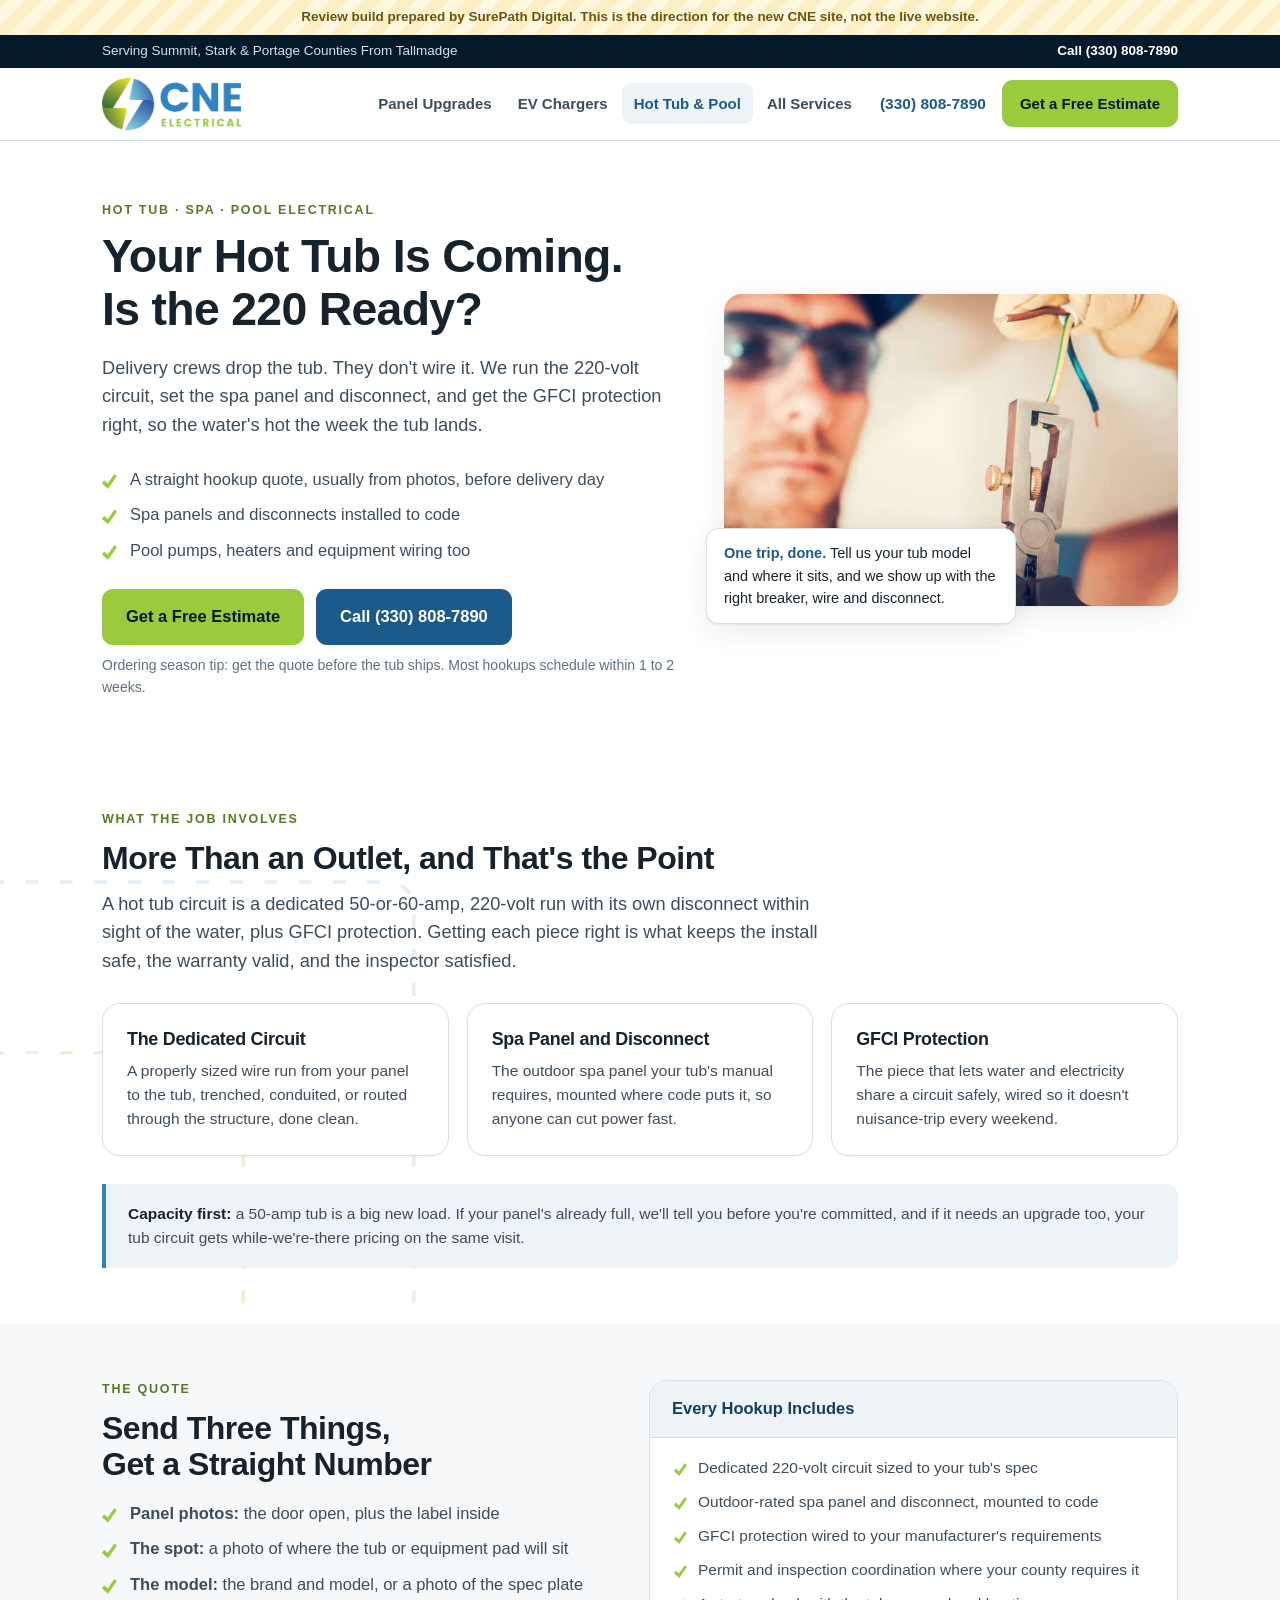
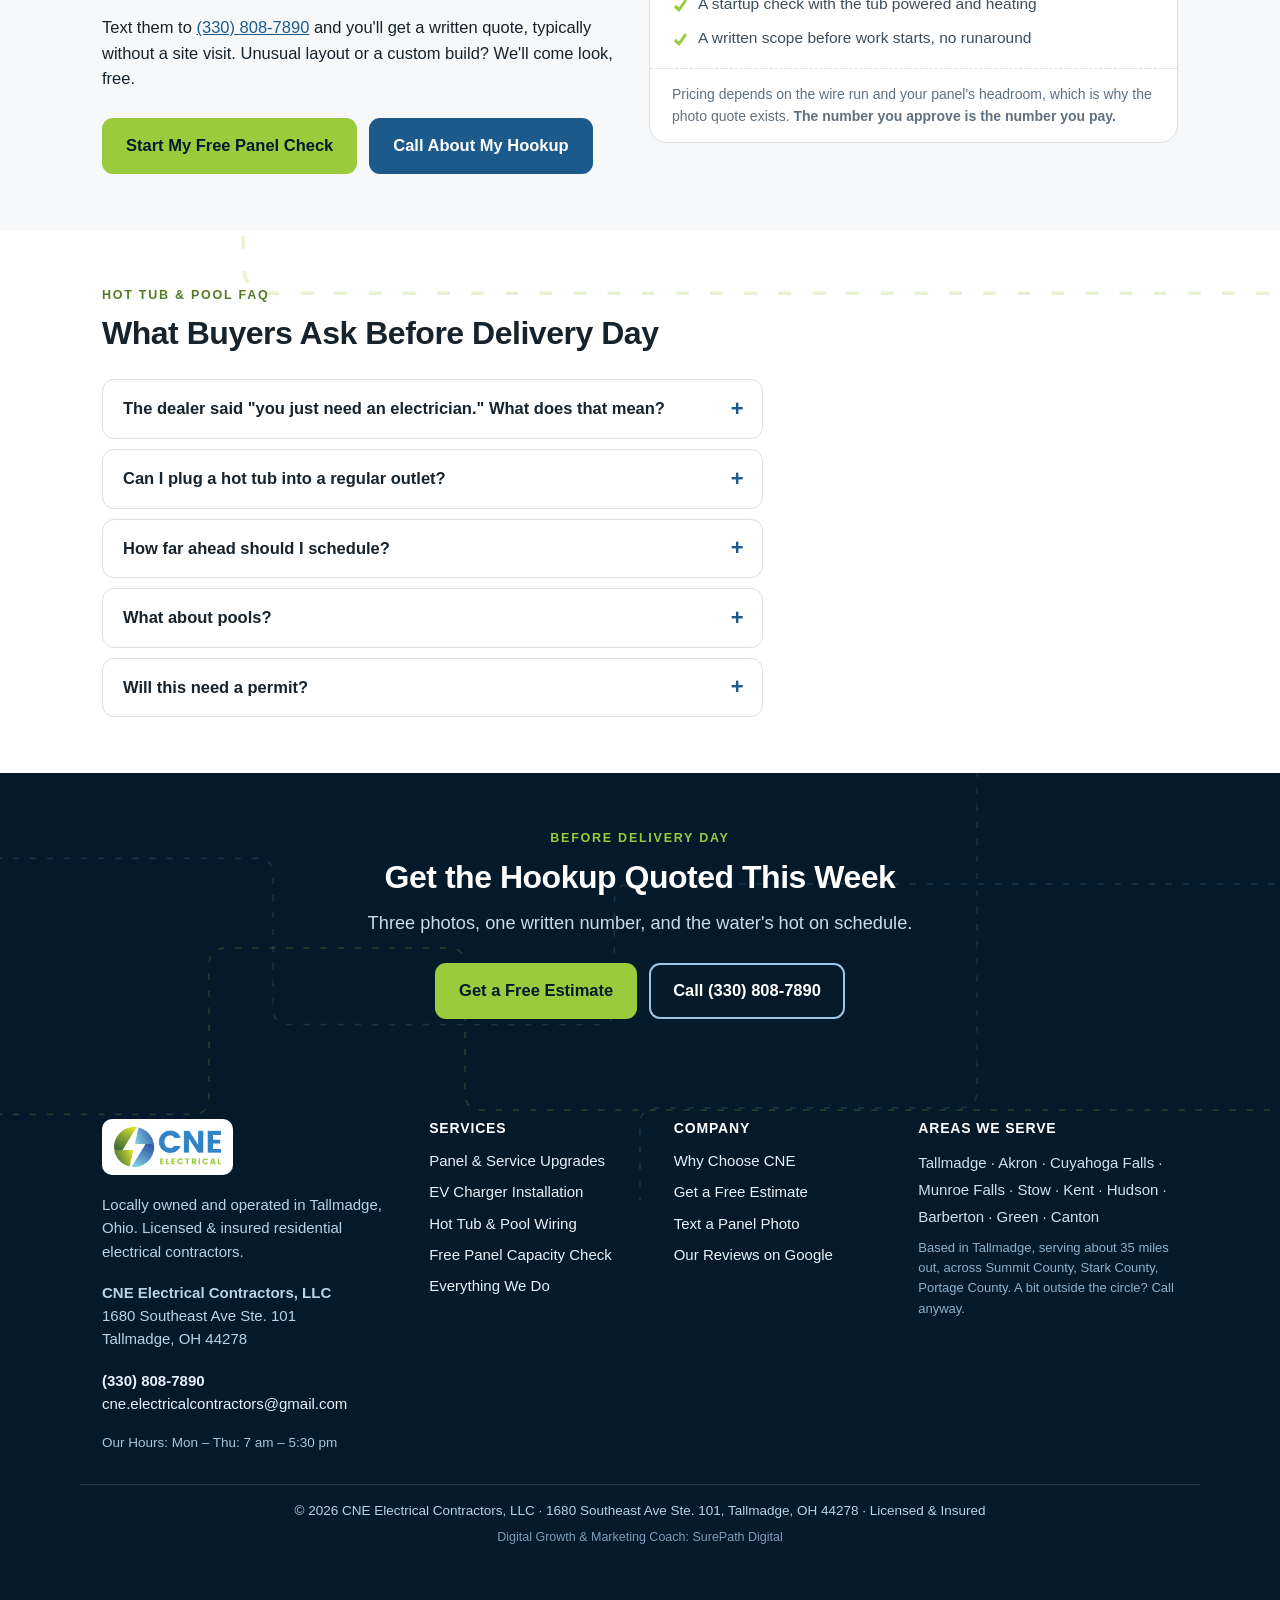
<file: hot-tub-pool-electrical/index.html>
<!DOCTYPE html><html lang="en" data-astro-cid-5hce7sga> <head><meta charset="utf-8"><meta name="viewport" content="width=device-width, initial-scale=1"><title>Hot Tub, Spa &amp; Pool Electrical Hookups in Akron | CNE Electrical Contractors</title><meta name="description" content="Hot tub and pool electrical hookups in Akron, Tallmadge and Summit, Stark and Portage counties: 220-volt circuits, spa panels and disconnects, GFCI protection. Straight hookup quote before delivery day."><meta name="robots" content="noindex, nofollow"><link rel="icon" href="/img/cne-logo-horizontal.png"><script type="application/ld+json">{"@context":"https://schema.org","@type":"Electrician","name":"CNE Electrical Contractors, LLC","url":"https://cneelectricalcontractors.com/","telephone":"+1-330-808-7890","address":{"@type":"PostalAddress","streetAddress":"1680 Southeast Ave Ste. 101","addressLocality":"Tallmadge","addressRegion":"OH","postalCode":"44278","addressCountry":"US"},"areaServed":[{"@type":"AdministrativeArea","name":"Summit County, OH"},{"@type":"AdministrativeArea","name":"Stark County, OH"},{"@type":"AdministrativeArea","name":"Portage County, OH"}]}</script><script type="application/ld+json">{"@context":"https://schema.org","@type":"Service","serviceType":"Hot tub, spa and pool electrical hookup","provider":{"@type":"Electrician","name":"CNE Electrical Contractors, LLC"},"areaServed":["Akron OH","Summit County OH","Stark County OH","Portage County OH"],"description":"220-volt hot tub and spa hookups, spa panel and disconnect installation, pool equipment wiring and GFCI protection with written quotes."}</script><link rel="stylesheet" href="/_astro/ev-charger-installation.CtYqCQP9.css">
<style>.aurora[data-astro-cid-y2lm3dp3]{position:absolute;inset:0;overflow:hidden;pointer-events:none}.aurora[data-astro-cid-y2lm3dp3] svg[data-astro-cid-y2lm3dp3]{position:absolute;inset:0;width:100%;height:100%}.aurora[data-astro-cid-y2lm3dp3] svg[data-astro-cid-y2lm3dp3]:nth-child(2){transform:scaleX(-1)}.aurora[data-astro-cid-y2lm3dp3] path[data-astro-cid-y2lm3dp3]{fill:none;stroke:var(--blue);stroke-dasharray:1;stroke-linecap:round;animation:aurora-path linear infinite}@keyframes aurora-path{0%{stroke-dashoffset:1px}50%{stroke-dashoffset:0}to{stroke-dashoffset:-1px}}@media(prefers-reduced-motion:reduce){.aurora[data-astro-cid-y2lm3dp3] path[data-astro-cid-y2lm3dp3]{animation:none}}.hero[data-astro-cid-bbe6dxrz]{padding:60px 0 56px}.hero[data-astro-cid-bbe6dxrz] .wrap[data-astro-cid-bbe6dxrz]{display:grid;grid-template-columns:1.12fr .88fr;gap:44px;align-items:center}.media[data-astro-cid-bbe6dxrz]{position:relative}.media[data-astro-cid-bbe6dxrz] img{border-radius:var(--radius-lg);box-shadow:var(--shadow)}.hero-card[data-astro-cid-bbe6dxrz]{position:absolute;left:-18px;bottom:-18px;background:var(--paper);border:1px solid var(--hairline);border-radius:var(--radius);box-shadow:var(--shadow);padding:13px 17px;font-size:14.5px;max-width:310px}.hero-card[data-astro-cid-bbe6dxrz] strong{color:var(--blue-deep)}@media(max-width:960px){.hero[data-astro-cid-bbe6dxrz]{padding:40px 0 44px}.hero[data-astro-cid-bbe6dxrz] .wrap[data-astro-cid-bbe6dxrz]{grid-template-columns:1fr;gap:28px}.media[data-astro-cid-bbe6dxrz]{max-width:500px}.hero-card[data-astro-cid-bbe6dxrz]{position:static;margin-top:12px;max-width:none}}
</style></head> <body data-astro-cid-5hce7sga> <a class="skip-link" href="#main" data-astro-cid-5hce7sga>Skip to Content</a> <div class="review-ribbon" data-astro-cid-5hce7sga>Review build prepared by SurePath Digital. This is the direction for the new CNE site, not the live website.</div> <div class="topbar" data-astro-cid-3ef6ksr2> <div class="wrap" data-astro-cid-3ef6ksr2> <span class="area" data-astro-cid-3ef6ksr2>Serving Summit, Stark & Portage Counties From Tallmadge</span> <a href="tel:+13308087890" data-loc="topbar" data-astro-cid-3ef6ksr2>Call (330) 808-7890</a> </div> </div> <header class="site" data-astro-cid-3ef6ksr2> <div class="wrap" data-astro-cid-3ef6ksr2> <a class="logo" href="/" aria-label="CNE Electrical Contractors home" data-astro-cid-3ef6ksr2> <img src="/img/cne-logo-horizontal.png" alt="CNE Electrical Contractors logo" width="350" height="131" data-astro-cid-3ef6ksr2> </a> <button class="nav-toggle" aria-expanded="false" aria-controls="mainnav" data-astro-cid-3ef6ksr2>Menu</button> <nav class="main" id="mainnav" aria-label="Main" data-astro-cid-3ef6ksr2> <ul data-astro-cid-3ef6ksr2> <li data-astro-cid-3ef6ksr2><a href="/panel-upgrade-akron/" data-astro-cid-3ef6ksr2>Panel Upgrades</a></li><li data-astro-cid-3ef6ksr2><a href="/ev-charger-installation/" data-astro-cid-3ef6ksr2>EV Chargers</a></li><li data-astro-cid-3ef6ksr2><a href="/hot-tub-pool-electrical/" aria-current="page" data-astro-cid-3ef6ksr2>Hot Tub &amp; Pool</a></li><li data-astro-cid-3ef6ksr2><a href="/services/" data-astro-cid-3ef6ksr2>All Services</a></li> </ul> </nav> <a class="header-phone" href="tel:+13308087890" data-loc="header" data-astro-cid-3ef6ksr2>(330) 808-7890</a> <a class="btn btn--cta header-cta" href="/free-estimate/" data-astro-cid-3ef6ksr2>Get a Free Estimate</a> </div> </header>  <main id="main" data-astro-cid-5hce7sga>  <section class="hero" data-section="hero" data-astro-cid-bbe6dxrz>  <div class="wrap" data-astro-cid-bbe6dxrz> <div class="copy reveal in" data-astro-cid-bbe6dxrz> <p class="eyebrow" data-astro-cid-bbe6dxrz>Hot Tub · Spa · Pool Electrical</p>  <h1>Your Hot Tub Is Coming. Is the 220 Ready?</h1> <p class="lede mt-2">Delivery crews drop the tub. They don't wire it. We run the 220-volt circuit, set the spa panel and disconnect, and get the GFCI protection right, so the water's hot the week the tub lands.</p> <ul class="checks mt-3"> <li>A straight hookup quote, usually from photos, before delivery day</li> <li>Spa panels and disconnects installed to code</li> <li>Pool pumps, heaters and equipment wiring too</li> </ul> <div class="cta-row"> <a class="btn btn--cta" href="/free-estimate/">Get a Free Estimate</a> <a class="btn btn--primary" href="tel:+13308087890" data-loc="hero">Call (330) 808-7890</a> </div> <p class="cta-note mt-1">Ordering season tip: get the quote before the tub ships. Most hookups schedule within 1 to 2 weeks.</p>  </div> <div class="media reveal" data-delay="1" data-astro-cid-bbe6dxrz> <img src="/_astro/web-800-installing-electrical-point-2022-12-16-11-44-55-utc.CmDhbJLe_1liAdj.webp" srcset="/_astro/web-800-installing-electrical-point-2022-12-16-11-44-55-utc.CmDhbJLe_YhtPj.webp 480w, /_astro/web-800-installing-electrical-point-2022-12-16-11-44-55-utc.CmDhbJLe_Z23v9sx.webp 760w, /_astro/web-800-installing-electrical-point-2022-12-16-11-44-55-utc.CmDhbJLe_1liAdj.webp 800w" alt="Electrician stripping and connecting wire for a new outdoor electrical hookup" sizes="(max-width: 960px) 92vw, 44vw" loading="eager" data-astro-cid-bbe6dxrz="true" decoding="async" fetchpriority="auto" width="800" height="549"> <div class="hero-card" data-astro-cid-bbe6dxrz><strong>One trip, done.</strong> Tell us your tub model and where it sits, and we show up with the right breaker, wire and disconnect.</div> </div> </div> </section>  <section data-section="what"> <svg class="circuit" aria-hidden="true" viewBox="0 0 600 600" preserveAspectRatio="xMinYMin slice"><path d="M-20,60 H180 q14,0 14,14 V300 q0,14 14,14 H620"></path><path class="hot" d="M-20,140 H100 q14,0 14,14 V520 q0,14 14,14 H620"></path></svg> <div class="wrap"> <p class="eyebrow">What the Job Involves</p> <h2>More Than an Outlet, and That's the Point</h2> <p class="lede maxw">A hot tub circuit is a dedicated 50-or-60-amp, 220-volt run with its own disconnect within sight of the water, plus GFCI protection. Getting each piece right is what keeps the install safe, the warranty valid, and the inspector satisfied.</p> <div class="grid grid--3 mt-3"> <div class="card reveal"> <h3>The Dedicated Circuit</h3> <p>A properly sized wire run from your panel to the tub, trenched, conduited, or routed through the structure, done clean.</p> </div> <div class="card reveal" data-delay="1"> <h3>Spa Panel and Disconnect</h3> <p>The outdoor spa panel your tub's manual requires, mounted where code puts it, so anyone can cut power fast.</p> </div> <div class="card reveal" data-delay="2"> <h3>GFCI Protection</h3> <p>The piece that lets water and electricity share a circuit safely, wired so it doesn't nuisance-trip every weekend.</p> </div> </div> <div class="factbox mt-3"> <strong>Capacity first:</strong> a 50-amp tub is a big new load. If your panel's already full, we'll tell you before you're committed, and if it needs an upgrade too, your tub circuit gets while-we're-there pricing on the same visit.
</div> </div> </section> <section class="band" data-section="quote"> <div class="wrap"> <div class="grid grid--2" style="align-items:start"> <div class="reveal"> <p class="eyebrow">The Quote</p> <h2>Send Three Things, Get a Straight Number</h2> <ul class="checks mt-2"> <li><strong>Panel photos:</strong> the door open, plus the label inside</li> <li><strong>The spot:</strong> a photo of where the tub or equipment pad will sit</li> <li><strong>The model:</strong> the brand and model, or a photo of the spec plate</li> </ul> <p class="mt-2">Text them to <a href="sms:+13308087890" data-loc="quote-sms">(330) 808-7890</a> and you'll get a written quote, typically without a site visit. Unusual layout or a custom build? We'll come look, free.</p> <div class="cta-row"> <a class="btn btn--cta" href="/panel-capacity-check/">Start My Free Panel Check</a> <a class="btn btn--primary" href="tel:+13308087890" data-loc="quote">Call About My Hookup</a> </div> </div> <div class="price-panel reveal" data-delay="1"> <header>Every Hookup Includes</header> <ul> <li>Dedicated 220-volt circuit sized to your tub's spec</li> <li>Outdoor-rated spa panel and disconnect, mounted to code</li> <li>GFCI protection wired to your manufacturer's requirements</li> <li>Permit and inspection coordination where your county requires it</li> <li>A startup check with the tub powered and heating</li> <li>A written scope before work starts, no runaround</li> </ul> <footer>Pricing depends on the wire run and your panel's headroom, which is why the photo quote exists. <strong>The number you approve is the number you pay.</strong></footer> </div> </div> </div> </section> <section data-section="faq"> <div class="wrap"> <p class="eyebrow">Hot Tub & Pool FAQ</p> <h2>What Buyers Ask Before Delivery Day</h2> <div class="mt-3 maxw"> <details class="faq" name="faq-tub"> <summary>The dealer said "you just need an electrician." What does that mean?</summary> <div class="faq-body"><p>A dedicated 220-volt circuit, an outdoor disconnect (spa panel) within sight of the tub, and GFCI protection, sized to your specific model. Send us the model and we'll translate the manual into a quote.</p></div> </details> <details class="faq" name="faq-tub"> <summary>Can I plug a hot tub into a regular outlet?</summary> <div class="faq-body"><p>Some plug-and-play tubs run on a standard 120-volt GFCI outlet at reduced heating speed. Most full-size tubs need the 220-volt circuit. If you're deciding between models, call. The wiring cost difference is worth knowing before you buy.</p></div> </details> <details class="faq" name="faq-tub"> <summary>How far ahead should I schedule?</summary> <div class="faq-body"><p>Call when you order the tub. Most hookups schedule within 1 to 2 weeks, and wiring it before delivery means you're soaking the week the tub arrives instead of staring at a cold shell.</p></div> </details> <details class="faq" name="faq-tub"> <summary>What about pools?</summary> <div class="faq-body"><p>Pumps, heaters, salt systems, lighting, and bonding: pool equipment wiring is its own discipline with its own code chapter, and we do it. Same process: photos and an equipment list first, written quote before work.</p></div> </details> <details class="faq" name="faq-tub"> <summary>Will this need a permit?</summary> <div class="faq-body"><p>Frequently yes. New outdoor circuits are permitted, inspected work in much of our service area. We handle the paperwork where it's required and build the inspection into the schedule, so it's not your problem.</p></div> </details> </div> </div> </section> <section class="band band--blue" data-section="cta"> <svg class="circuit" aria-hidden="true" viewBox="0 0 1200 400" preserveAspectRatio="xMidYMid slice"><path d="M-20,80 H240 q16,0 16,16 V220 q0,16 16,16 H560 q16,0 16,-16 V120 q0,-16 16,-16 H1220"></path><path class="hot" d="M-20,320 H180 q16,0 16,-16 V180 q0,-16 16,-16 H420 q16,0 16,16 V300 q0,16 16,16 H1220"></path><path d="M600,420 V330 q0,-16 16,-16 H900 q16,0 16,-16 V-20"></path></svg> <div class="wrap center"> <p class="eyebrow">Before Delivery Day</p> <h2 class="reveal in">Get the Hookup Quoted This Week</h2> <p class="lede maxw-center">Three photos, one written number, and the water&#39;s hot on schedule.</p> <div class="cta-row" style="justify-content:center"> <a class="btn btn--cta" href="/free-estimate/">Get a Free Estimate</a> <a class="btn btn--ghost" href="tel:+13308087890" data-loc="footer-cta">Call (330) 808-7890</a> </div> </div> </section>  </main> <footer class="site" data-astro-cid-sz7xmlte> <div class="wrap cols" data-astro-cid-sz7xmlte> <div data-astro-cid-sz7xmlte> <span class="footer-logo" data-astro-cid-sz7xmlte><img src="/img/cne-logo-horizontal.png" alt="CNE Electrical Contractors logo" width="350" height="131" data-astro-cid-sz7xmlte></span> <p data-astro-cid-sz7xmlte>Locally owned and operated in Tallmadge, Ohio. Licensed & insured residential electrical contractors.</p> <address data-astro-cid-sz7xmlte> <p class="mt-2" data-astro-cid-sz7xmlte><strong data-astro-cid-sz7xmlte>CNE Electrical Contractors, LLC</strong><br data-astro-cid-sz7xmlte>1680 Southeast Ave Ste. 101<br data-astro-cid-sz7xmlte>Tallmadge, OH 44278</p> <p class="mt-2" data-astro-cid-sz7xmlte><a class="tel" href="tel:+13308087890" data-loc="footer" data-astro-cid-sz7xmlte>(330) 808-7890</a><br data-astro-cid-sz7xmlte><a href="mailto:cne.electricalcontractors@gmail.com" data-astro-cid-sz7xmlte>cne.electricalcontractors@gmail.com</a></p> <p class="mt-2 hours" data-astro-cid-sz7xmlte>Our Hours: Mon – Thu: 7 am – 5:30 pm</p> </address> </div> <div data-astro-cid-sz7xmlte> <h3 data-astro-cid-sz7xmlte>Services</h3> <ul data-astro-cid-sz7xmlte> <li data-astro-cid-sz7xmlte><a href="/panel-upgrade-akron/" data-astro-cid-sz7xmlte>Panel &amp; Service Upgrades</a></li><li data-astro-cid-sz7xmlte><a href="/ev-charger-installation/" data-astro-cid-sz7xmlte>EV Charger Installation</a></li><li data-astro-cid-sz7xmlte><a href="/hot-tub-pool-electrical/" data-astro-cid-sz7xmlte>Hot Tub &amp; Pool Wiring</a></li><li data-astro-cid-sz7xmlte><a href="/panel-capacity-check/" data-astro-cid-sz7xmlte>Free Panel Capacity Check</a></li> <li data-astro-cid-sz7xmlte><a href="/services/" data-astro-cid-sz7xmlte>Everything We Do</a></li> </ul> </div> <div data-astro-cid-sz7xmlte> <h3 data-astro-cid-sz7xmlte>Company</h3> <ul data-astro-cid-sz7xmlte> <li data-astro-cid-sz7xmlte><a href="/why-choose-cne/" data-astro-cid-sz7xmlte>Why Choose CNE</a></li> <li data-astro-cid-sz7xmlte><a href="/free-estimate/" data-astro-cid-sz7xmlte>Get a Free Estimate</a></li> <li data-astro-cid-sz7xmlte><a href="sms:+13308087890" data-astro-cid-sz7xmlte>Text a Panel Photo</a></li> <li data-astro-cid-sz7xmlte><a href="https://www.google.com/search?q=CNE+Electrical+Contractors+Tallmadge+OH+reviews" rel="noopener" target="_blank" data-astro-cid-sz7xmlte>Our Reviews on Google</a></li> </ul> </div> <div data-astro-cid-sz7xmlte> <h3 data-astro-cid-sz7xmlte>Areas We Serve</h3> <p class="areas" data-astro-cid-sz7xmlte>Tallmadge · Akron · Cuyahoga Falls · Munroe Falls · Stow · Kent · Hudson · Barberton · Green · Canton</p> <p class="small-note" data-astro-cid-sz7xmlte>Based in Tallmadge, serving about 35 miles out, across Summit County, Stark County, Portage County. A bit outside the circle? Call anyway.</p> </div> </div> <div class="wrap legal" data-astro-cid-sz7xmlte> <p data-astro-cid-sz7xmlte>© 2026 CNE Electrical Contractors, LLC · 1680 Southeast Ave Ste. 101, Tallmadge, OH 44278 · Licensed & Insured</p> <p class="credit" data-astro-cid-sz7xmlte>Digital Growth & Marketing Coach: SurePath Digital</p> </div> </footer>  <div class="callbar" role="navigation" aria-label="Quick contact" data-astro-cid-4q53tzap> <a class="call" href="tel:+13308087890" data-loc="callbar" data-astro-cid-4q53tzap>Call Now</a> <a class="cta" href="/free-estimate/" data-astro-cid-4q53tzap>Get a Free Estimate</a> </div>  <script src="/js/site.js" defer></script> </body> </html>
</file>
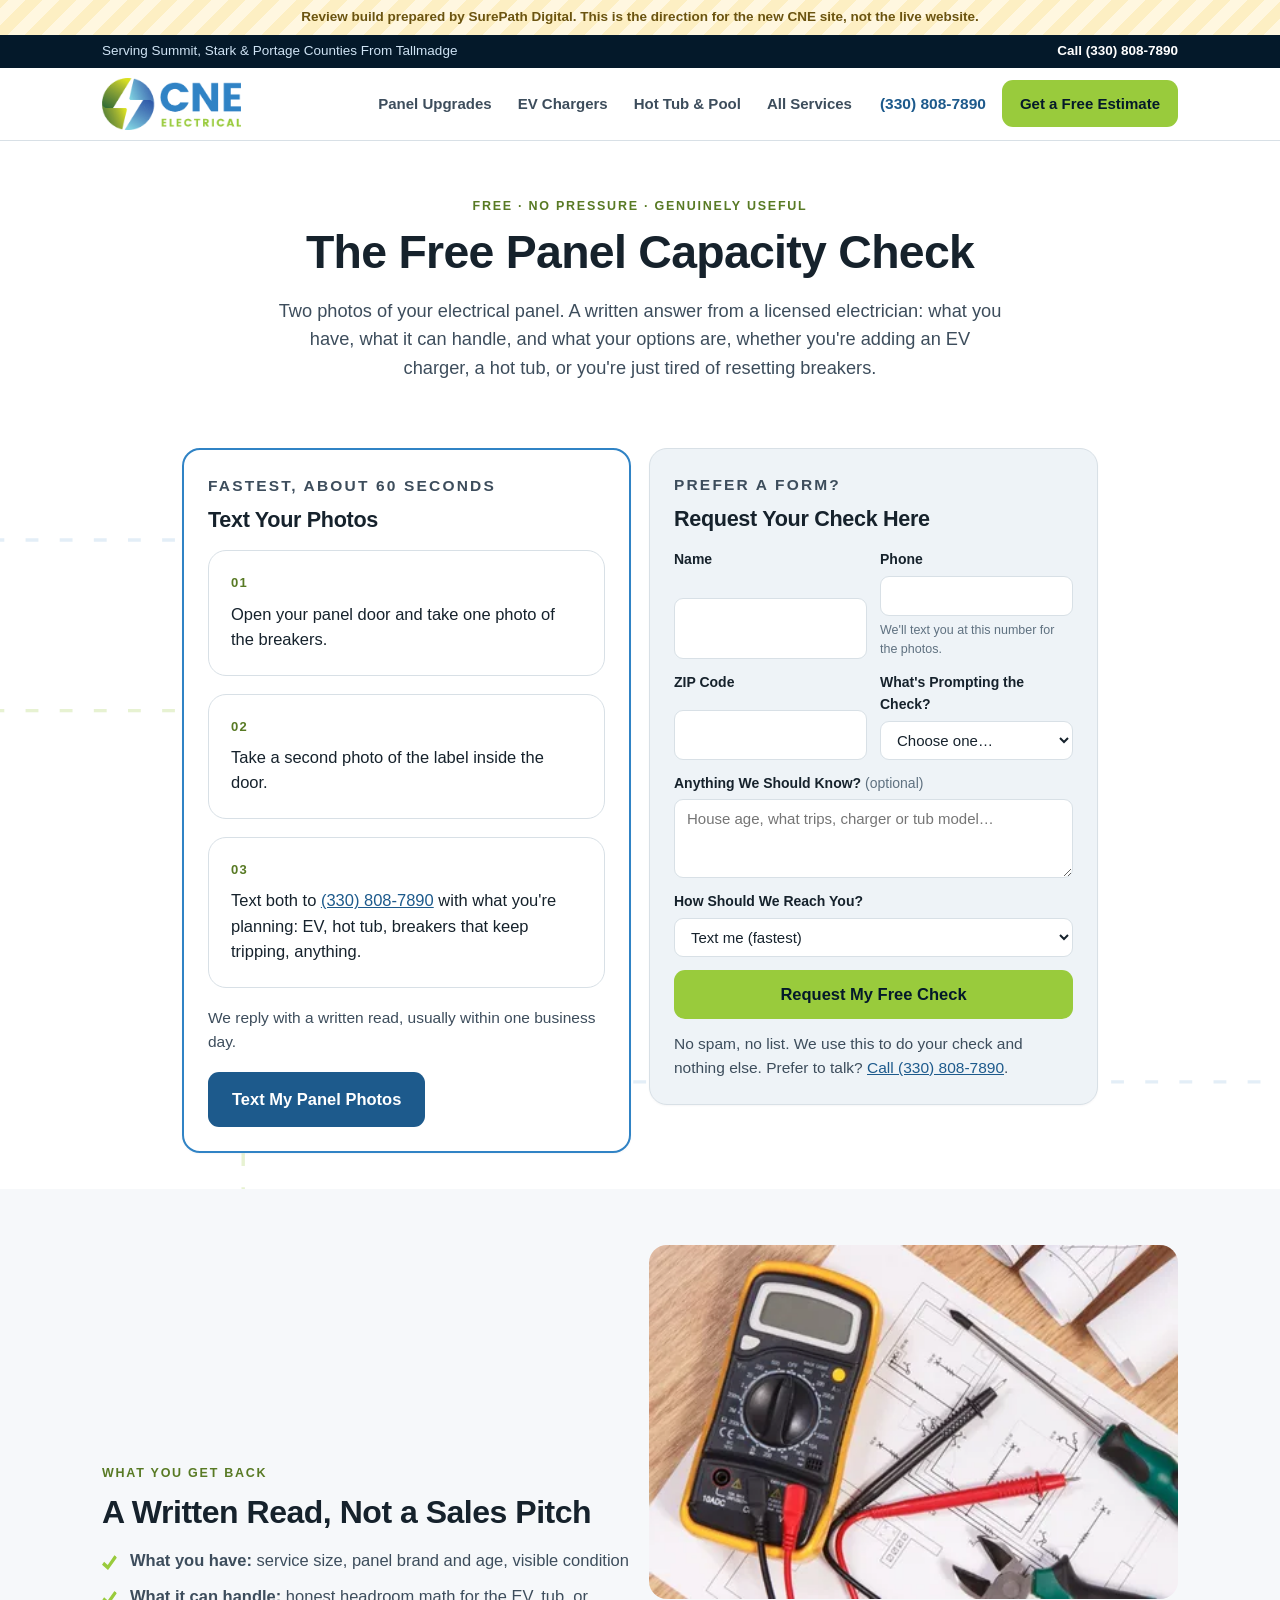
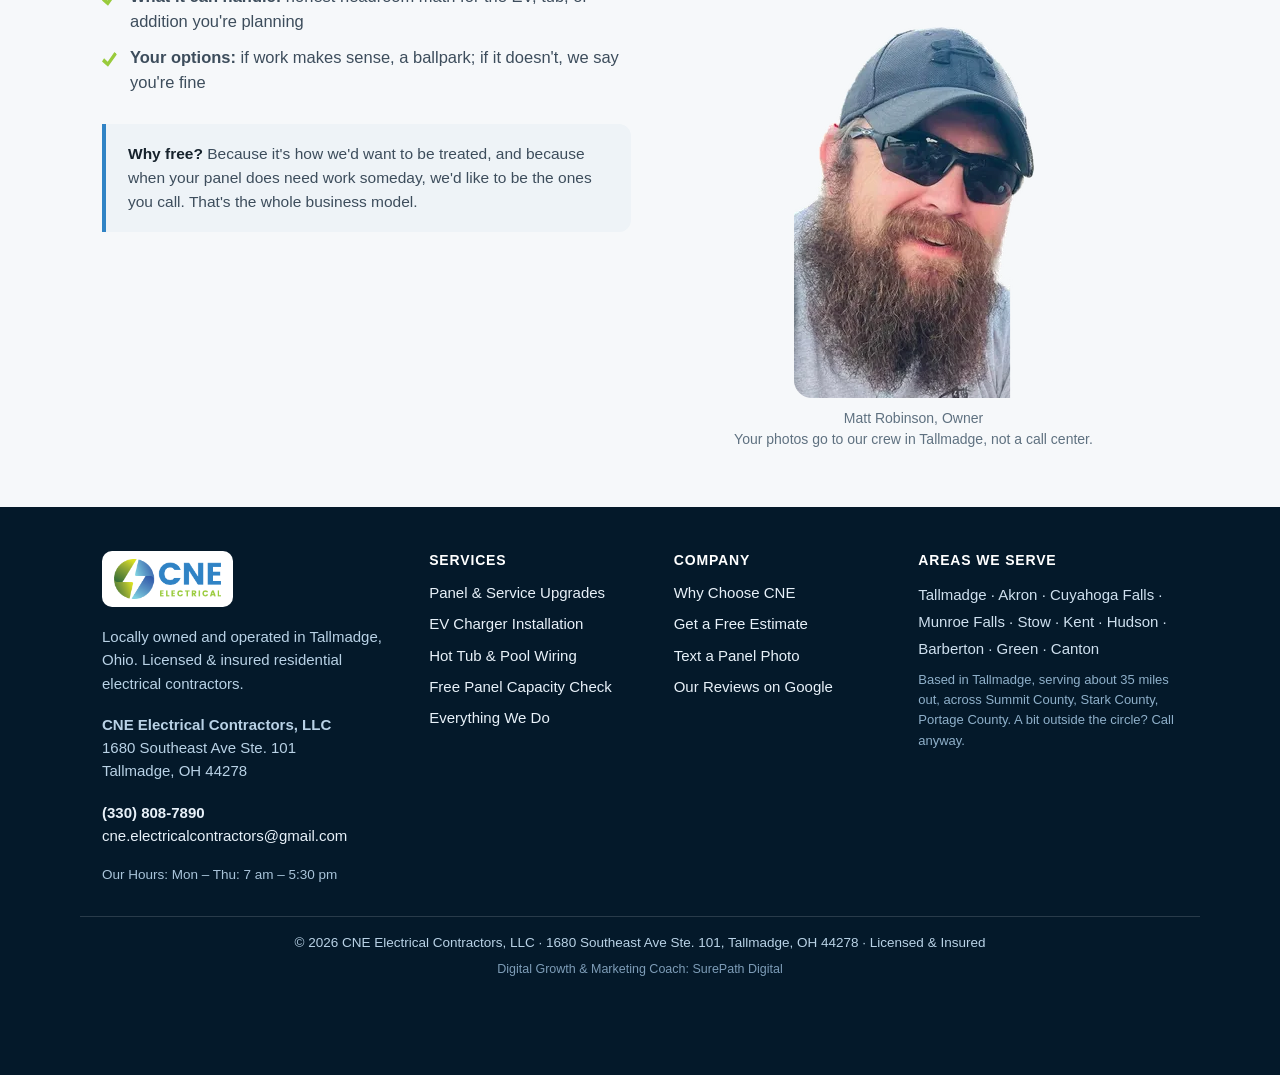
<file: panel-capacity-check/index.html>
<!DOCTYPE html><html lang="en" data-astro-cid-5hce7sga> <head><meta charset="utf-8"><meta name="viewport" content="width=device-width, initial-scale=1"><title>Free Panel Capacity Check: Text a Photo, Get a Written Answer | CNE Electrical Contractors</title><meta name="description" content="Free electrical panel capacity check for Akron-area homeowners. Text two photos of your panel or send the form and get a written read on capacity, condition and options. No pressure, no truck roll needed."><meta name="robots" content="noindex, nofollow"><link rel="icon" href="/img/cne-logo-horizontal.png"><script type="application/ld+json">{"@context":"https://schema.org","@type":"Electrician","name":"CNE Electrical Contractors, LLC","url":"https://cneelectricalcontractors.com/","telephone":"+1-330-808-7890","address":{"@type":"PostalAddress","streetAddress":"1680 Southeast Ave Ste. 101","addressLocality":"Tallmadge","addressRegion":"OH","postalCode":"44278","addressCountry":"US"},"areaServed":[{"@type":"AdministrativeArea","name":"Summit County, OH"},{"@type":"AdministrativeArea","name":"Stark County, OH"},{"@type":"AdministrativeArea","name":"Portage County, OH"}]}</script><script type="application/ld+json">{"@context":"https://schema.org","@type":"Service","serviceType":"Free electrical panel capacity check","provider":{"@type":"Electrician","name":"CNE Electrical Contractors, LLC"},"areaServed":["Akron OH","Summit County OH","Stark County OH","Portage County OH"],"offers":{"@type":"Offer","price":"0","priceCurrency":"USD"},"description":"Photo-based electrical panel capacity assessment with a written response: capacity, condition, and honest options for EV chargers, hot tubs and panel upgrades."}</script><link rel="stylesheet" href="/_astro/ev-charger-installation.CtYqCQP9.css">
<style>.hero-copy[data-astro-cid-hnyznhth]{padding:56px 0 30px}
</style></head> <body data-astro-cid-5hce7sga> <a class="skip-link" href="#main" data-astro-cid-5hce7sga>Skip to Content</a> <div class="review-ribbon" data-astro-cid-5hce7sga>Review build prepared by SurePath Digital. This is the direction for the new CNE site, not the live website.</div> <div class="topbar" data-astro-cid-3ef6ksr2> <div class="wrap" data-astro-cid-3ef6ksr2> <span class="area" data-astro-cid-3ef6ksr2>Serving Summit, Stark & Portage Counties From Tallmadge</span> <a href="tel:+13308087890" data-loc="topbar" data-astro-cid-3ef6ksr2>Call (330) 808-7890</a> </div> </div> <header class="site" data-astro-cid-3ef6ksr2> <div class="wrap" data-astro-cid-3ef6ksr2> <a class="logo" href="/" aria-label="CNE Electrical Contractors home" data-astro-cid-3ef6ksr2> <img src="/img/cne-logo-horizontal.png" alt="CNE Electrical Contractors logo" width="350" height="131" data-astro-cid-3ef6ksr2> </a> <button class="nav-toggle" aria-expanded="false" aria-controls="mainnav" data-astro-cid-3ef6ksr2>Menu</button> <nav class="main" id="mainnav" aria-label="Main" data-astro-cid-3ef6ksr2> <ul data-astro-cid-3ef6ksr2> <li data-astro-cid-3ef6ksr2><a href="/panel-upgrade-akron/" data-astro-cid-3ef6ksr2>Panel Upgrades</a></li><li data-astro-cid-3ef6ksr2><a href="/ev-charger-installation/" data-astro-cid-3ef6ksr2>EV Chargers</a></li><li data-astro-cid-3ef6ksr2><a href="/hot-tub-pool-electrical/" data-astro-cid-3ef6ksr2>Hot Tub &amp; Pool</a></li><li data-astro-cid-3ef6ksr2><a href="/services/" data-astro-cid-3ef6ksr2>All Services</a></li> </ul> </nav> <a class="header-phone" href="tel:+13308087890" data-loc="header" data-astro-cid-3ef6ksr2>(330) 808-7890</a> <a class="btn btn--cta header-cta" href="/free-estimate/" data-astro-cid-3ef6ksr2>Get a Free Estimate</a> </div> </header>  <main id="main" data-astro-cid-5hce7sga>  <section class="hero-copy" data-section="hero" data-astro-cid-hnyznhth> <div class="wrap center" style="max-width:820px" data-astro-cid-hnyznhth> <p class="eyebrow" data-astro-cid-hnyznhth>Free · No Pressure · Genuinely Useful</p> <h1 data-astro-cid-hnyznhth>The Free Panel Capacity Check</h1> <p class="lede maxw-center mt-2" data-astro-cid-hnyznhth>Two photos of your electrical panel. A written answer from a licensed electrician: what you have, what it can handle, and what your options are, whether you're adding an EV charger, a hot tub, or you're just tired of resetting breakers.</p> </div> </section> <section class="tight" data-section="paths" data-astro-cid-hnyznhth> <svg class="circuit" aria-hidden="true" viewBox="0 0 600 600" preserveAspectRatio="xMinYMin slice"><path d="M-20,60 H180 q14,0 14,14 V300 q0,14 14,14 H620"></path><path class="hot" d="M-20,140 H100 q14,0 14,14 V520 q0,14 14,14 H620"></path></svg> <div class="wrap" style="max-width:960px" data-astro-cid-hnyznhth> <div class="grid grid--2" style="align-items:start" data-astro-cid-hnyznhth> <div class="card reveal" style="border-width:2px;border-color:var(--blue)" data-astro-cid-hnyznhth> <p class="eyebrow" data-astro-cid-hnyznhth>Fastest, About 60 Seconds</p> <h2 style="font-size:1.35rem" data-astro-cid-hnyznhth>Text Your Photos</h2> <div class="steps mt-2" style="grid-template-columns:1fr" data-astro-cid-hnyznhth> <div class="step" data-astro-cid-hnyznhth>Open your panel door and take one photo of the breakers.</div> <div class="step" data-astro-cid-hnyznhth>Take a second photo of the label inside the door.</div> <div class="step" data-astro-cid-hnyznhth>Text both to <a href="sms:+13308087890" data-loc="capacity-sms" data-astro-cid-hnyznhth>(330) 808-7890</a> with what you're planning: EV, hot tub, breakers that keep tripping, anything.</div> </div> <p class="small mt-2" data-astro-cid-hnyznhth>We reply with a written read, usually within one business day.</p> <a class="btn btn--primary mt-2" href="sms:+13308087890" data-loc="capacity-sms-btn" data-astro-cid-hnyznhth>Text My Panel Photos</a> </div> <div class="card reveal" data-delay="1" style="background:var(--paper-band)" data-astro-cid-hnyznhth> <p class="eyebrow" data-astro-cid-hnyznhth>Prefer a Form?</p> <h2 style="font-size:1.35rem" data-astro-cid-hnyznhth>Request Your Check Here</h2> <form class="lead mt-2" id="capacity-check" data-thanks="/thank-you/" novalidate data-astro-cid-hnyznhth> <div class="fieldset-2" data-astro-cid-hnyznhth> <div class="field" data-astro-cid-hnyznhth> <label for="f-name" data-astro-cid-hnyznhth>Name</label> <input id="f-name" name="name" autocomplete="name" required data-astro-cid-hnyznhth> </div> <div class="field" data-astro-cid-hnyznhth> <label for="f-phone" data-astro-cid-hnyznhth>Phone</label> <input id="f-phone" name="phone" type="tel" inputmode="tel" autocomplete="tel" required data-astro-cid-hnyznhth> <span class="hint" data-astro-cid-hnyznhth>We'll text you at this number for the photos.</span> </div> </div> <div class="fieldset-2" data-astro-cid-hnyznhth> <div class="field" data-astro-cid-hnyznhth> <label for="f-zip" data-astro-cid-hnyznhth>ZIP Code</label> <input id="f-zip" name="zip" inputmode="numeric" pattern="[0-9]{5}" autocomplete="postal-code" required data-astro-cid-hnyznhth> </div> <div class="field" data-astro-cid-hnyznhth> <label for="f-service" data-astro-cid-hnyznhth>What's Prompting the Check?</label> <select id="f-service" name="service" required data-astro-cid-hnyznhth> <option value="" data-astro-cid-hnyznhth>Choose one…</option> <option value="ev" data-astro-cid-hnyznhth>EV charger coming</option> <option value="hot-tub" data-astro-cid-hnyznhth>Hot tub / pool coming</option> <option value="breakers" data-astro-cid-hnyznhth>Breakers tripping / panel concerns</option> <option value="upgrade" data-astro-cid-hnyznhth>Thinking about a panel upgrade</option> <option value="other" data-astro-cid-hnyznhth>Something else</option> </select> </div> </div> <div class="field" data-astro-cid-hnyznhth> <label for="f-notes" data-astro-cid-hnyznhth>Anything We Should Know? <span style="font-weight:400;color:var(--ink-3)" data-astro-cid-hnyznhth>(optional)</span></label> <textarea id="f-notes" name="notes" rows="3" placeholder="House age, what trips, charger or tub model…" data-astro-cid-hnyznhth></textarea> </div> <div class="field" data-astro-cid-hnyznhth> <label for="f-pref" data-astro-cid-hnyznhth>How Should We Reach You?</label> <select id="f-pref" name="contact_pref" required data-astro-cid-hnyznhth> <option value="text" data-astro-cid-hnyznhth>Text me (fastest)</option> <option value="call" data-astro-cid-hnyznhth>Call me</option> </select> </div> <button class="btn btn--cta" type="submit" data-astro-cid-hnyznhth>Request My Free Check</button> <p class="form-note" data-astro-cid-hnyznhth>No spam, no list. We use this to do your check and nothing else. Prefer to talk? <a href="tel:+13308087890" data-loc="capacity-form" data-astro-cid-hnyznhth>Call (330) 808-7890</a>.</p> </form> </div> </div> </div> </section> <section class="band" data-section="what-you-get" data-astro-cid-hnyznhth> <div class="wrap" data-astro-cid-hnyznhth> <div class="grid grid--2" style="align-items:center" data-astro-cid-hnyznhth> <div class="reveal" data-astro-cid-hnyznhth> <p class="eyebrow" data-astro-cid-hnyznhth>What You Get Back</p> <h2 data-astro-cid-hnyznhth>A Written Read, Not a Sales Pitch</h2> <ul class="checks mt-2" data-astro-cid-hnyznhth> <li data-astro-cid-hnyznhth><strong data-astro-cid-hnyznhth>What you have:</strong> service size, panel brand and age, visible condition</li> <li data-astro-cid-hnyznhth><strong data-astro-cid-hnyznhth>What it can handle:</strong> honest headroom math for the EV, tub, or addition you're planning</li> <li data-astro-cid-hnyznhth><strong data-astro-cid-hnyznhth>Your options:</strong> if work makes sense, a ballpark; if it doesn't, we say you're fine</li> </ul> <div class="factbox mt-3" data-astro-cid-hnyznhth> <strong data-astro-cid-hnyznhth>Why free?</strong> Because it's how we'd want to be treated, and because when your panel does need work someday, we'd like to be the ones you call. That's the whole business model.
</div> </div> <div class="reveal" data-delay="1" data-astro-cid-hnyznhth> <img src="/_astro/web-800-electrical-drawings-multimeter-for-measurement-in-2021-08-26-18-16-08-utc.CIGKgozD_uQyXs.webp" srcset="/_astro/web-800-electrical-drawings-multimeter-for-measurement-in-2021-08-26-18-16-08-utc.CIGKgozD_2f0JzU.webp 400w, /_astro/web-800-electrical-drawings-multimeter-for-measurement-in-2021-08-26-18-16-08-utc.CIGKgozD_ZLQneq.webp 600w" alt="Multimeter and wiring diagrams used to test an electrical panel" sizes="(max-width: 960px) 80vw, 400px" style="border-radius:18px" data-astro-cid-hnyznhth="true" loading="lazy" decoding="async" fetchpriority="auto" width="800" height="533"> <div class="center mt-3" data-astro-cid-hnyznhth> <img src="/_astro/Matt-Ballcap.CdkfSdMU_Z17Q6Tl.webp" srcset="/_astro/Matt-Ballcap.CdkfSdMU_cpCYt.webp 240w, /_astro/Matt-Ballcap.CdkfSdMU_ZgqMAt.webp 480w" alt="Matt Robinson, owner of CNE Electrical Contractors" sizes="240px" style="max-width:240px;border-radius:18px;margin-inline:auto" data-astro-cid-hnyznhth="true" loading="lazy" decoding="async" fetchpriority="auto" width="551" height="851"> <p class="small mt-1" data-astro-cid-hnyznhth>Matt Robinson, Owner</p> <p class="small" data-astro-cid-hnyznhth>Your photos go to our crew in Tallmadge, not a call center.</p> </div> </div> </div> </div> </section>  </main> <footer class="site" data-astro-cid-sz7xmlte> <div class="wrap cols" data-astro-cid-sz7xmlte> <div data-astro-cid-sz7xmlte> <span class="footer-logo" data-astro-cid-sz7xmlte><img src="/img/cne-logo-horizontal.png" alt="CNE Electrical Contractors logo" width="350" height="131" data-astro-cid-sz7xmlte></span> <p data-astro-cid-sz7xmlte>Locally owned and operated in Tallmadge, Ohio. Licensed & insured residential electrical contractors.</p> <address data-astro-cid-sz7xmlte> <p class="mt-2" data-astro-cid-sz7xmlte><strong data-astro-cid-sz7xmlte>CNE Electrical Contractors, LLC</strong><br data-astro-cid-sz7xmlte>1680 Southeast Ave Ste. 101<br data-astro-cid-sz7xmlte>Tallmadge, OH 44278</p> <p class="mt-2" data-astro-cid-sz7xmlte><a class="tel" href="tel:+13308087890" data-loc="footer" data-astro-cid-sz7xmlte>(330) 808-7890</a><br data-astro-cid-sz7xmlte><a href="mailto:cne.electricalcontractors@gmail.com" data-astro-cid-sz7xmlte>cne.electricalcontractors@gmail.com</a></p> <p class="mt-2 hours" data-astro-cid-sz7xmlte>Our Hours: Mon – Thu: 7 am – 5:30 pm</p> </address> </div> <div data-astro-cid-sz7xmlte> <h3 data-astro-cid-sz7xmlte>Services</h3> <ul data-astro-cid-sz7xmlte> <li data-astro-cid-sz7xmlte><a href="/panel-upgrade-akron/" data-astro-cid-sz7xmlte>Panel &amp; Service Upgrades</a></li><li data-astro-cid-sz7xmlte><a href="/ev-charger-installation/" data-astro-cid-sz7xmlte>EV Charger Installation</a></li><li data-astro-cid-sz7xmlte><a href="/hot-tub-pool-electrical/" data-astro-cid-sz7xmlte>Hot Tub &amp; Pool Wiring</a></li><li data-astro-cid-sz7xmlte><a href="/panel-capacity-check/" data-astro-cid-sz7xmlte>Free Panel Capacity Check</a></li> <li data-astro-cid-sz7xmlte><a href="/services/" data-astro-cid-sz7xmlte>Everything We Do</a></li> </ul> </div> <div data-astro-cid-sz7xmlte> <h3 data-astro-cid-sz7xmlte>Company</h3> <ul data-astro-cid-sz7xmlte> <li data-astro-cid-sz7xmlte><a href="/why-choose-cne/" data-astro-cid-sz7xmlte>Why Choose CNE</a></li> <li data-astro-cid-sz7xmlte><a href="/free-estimate/" data-astro-cid-sz7xmlte>Get a Free Estimate</a></li> <li data-astro-cid-sz7xmlte><a href="sms:+13308087890" data-astro-cid-sz7xmlte>Text a Panel Photo</a></li> <li data-astro-cid-sz7xmlte><a href="https://www.google.com/search?q=CNE+Electrical+Contractors+Tallmadge+OH+reviews" rel="noopener" target="_blank" data-astro-cid-sz7xmlte>Our Reviews on Google</a></li> </ul> </div> <div data-astro-cid-sz7xmlte> <h3 data-astro-cid-sz7xmlte>Areas We Serve</h3> <p class="areas" data-astro-cid-sz7xmlte>Tallmadge · Akron · Cuyahoga Falls · Munroe Falls · Stow · Kent · Hudson · Barberton · Green · Canton</p> <p class="small-note" data-astro-cid-sz7xmlte>Based in Tallmadge, serving about 35 miles out, across Summit County, Stark County, Portage County. A bit outside the circle? Call anyway.</p> </div> </div> <div class="wrap legal" data-astro-cid-sz7xmlte> <p data-astro-cid-sz7xmlte>© 2026 CNE Electrical Contractors, LLC · 1680 Southeast Ave Ste. 101, Tallmadge, OH 44278 · Licensed & Insured</p> <p class="credit" data-astro-cid-sz7xmlte>Digital Growth & Marketing Coach: SurePath Digital</p> </div> </footer>  <div class="callbar" role="navigation" aria-label="Quick contact" data-astro-cid-4q53tzap> <a class="call" href="tel:+13308087890" data-loc="callbar" data-astro-cid-4q53tzap>Call Now</a> <a class="cta" href="/free-estimate/" data-astro-cid-4q53tzap>Get a Free Estimate</a> </div>  <script src="/js/site.js" defer></script> </body> </html>
</file>
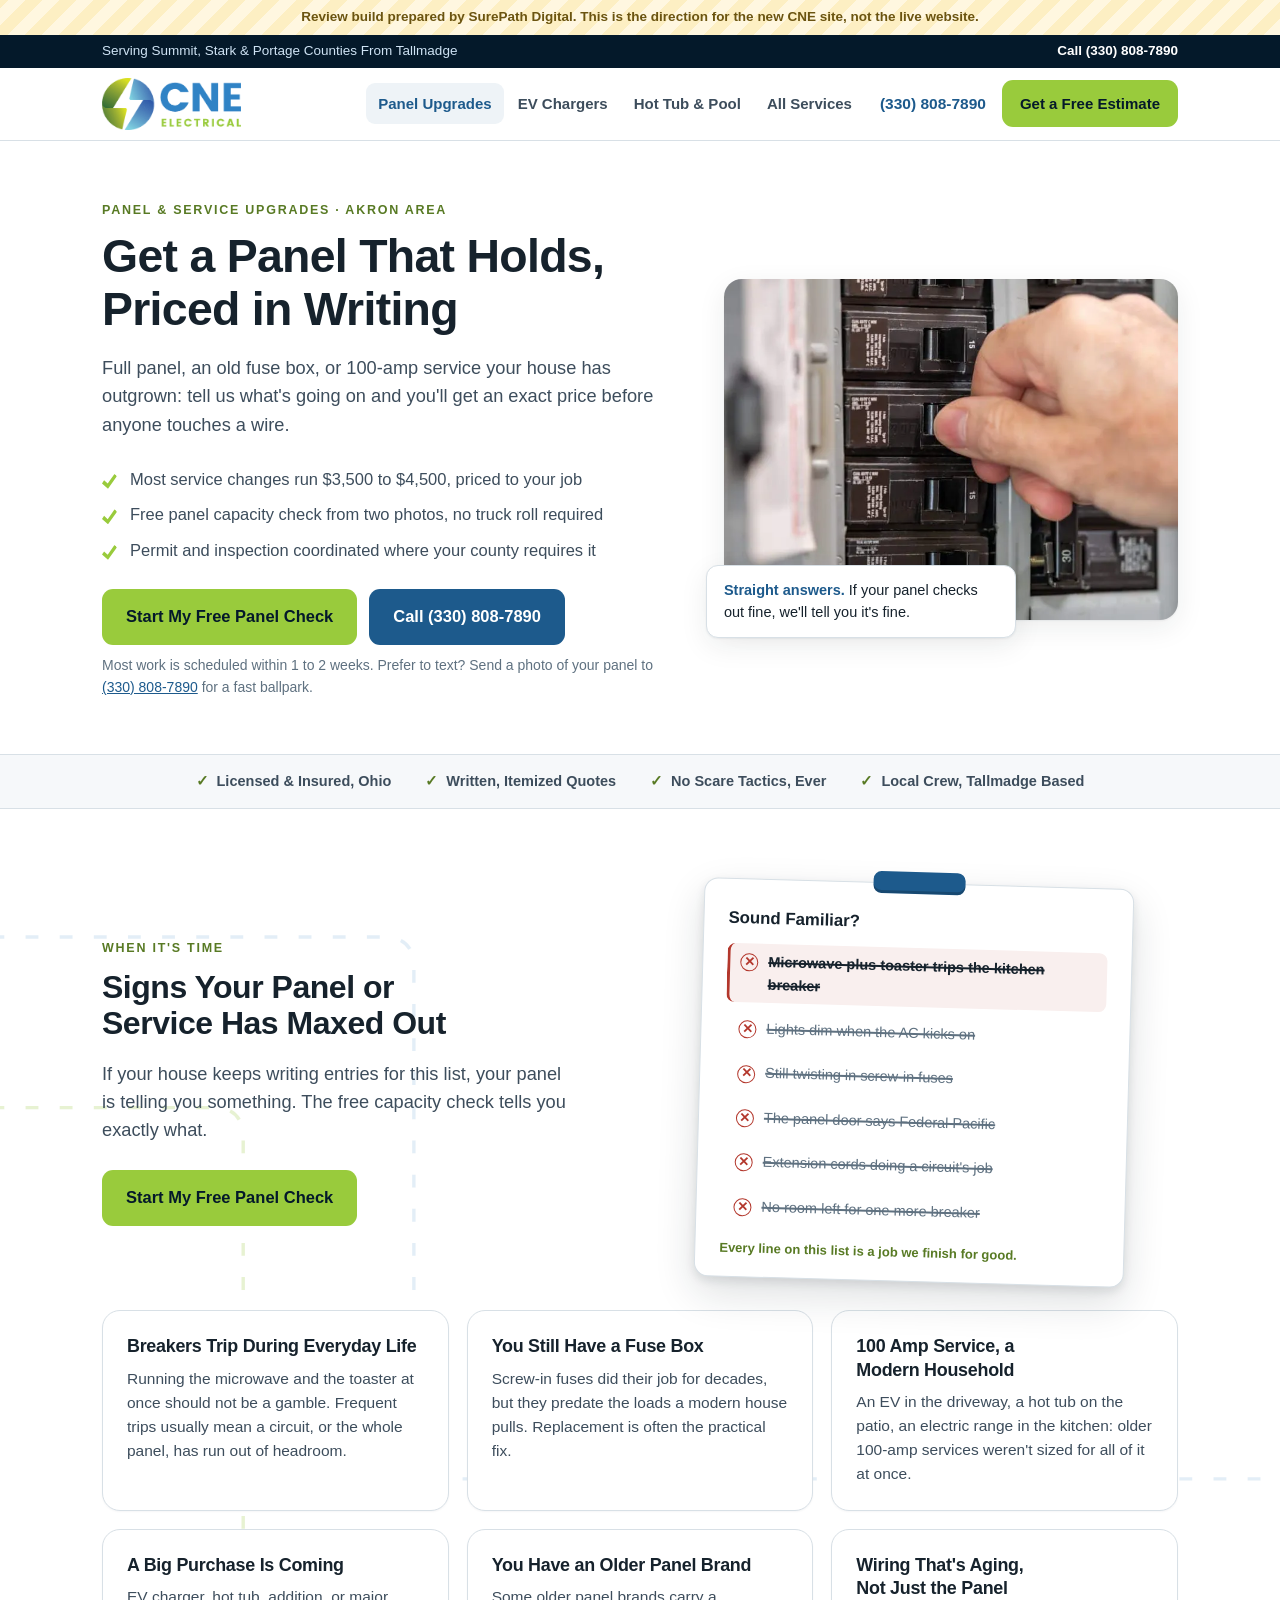
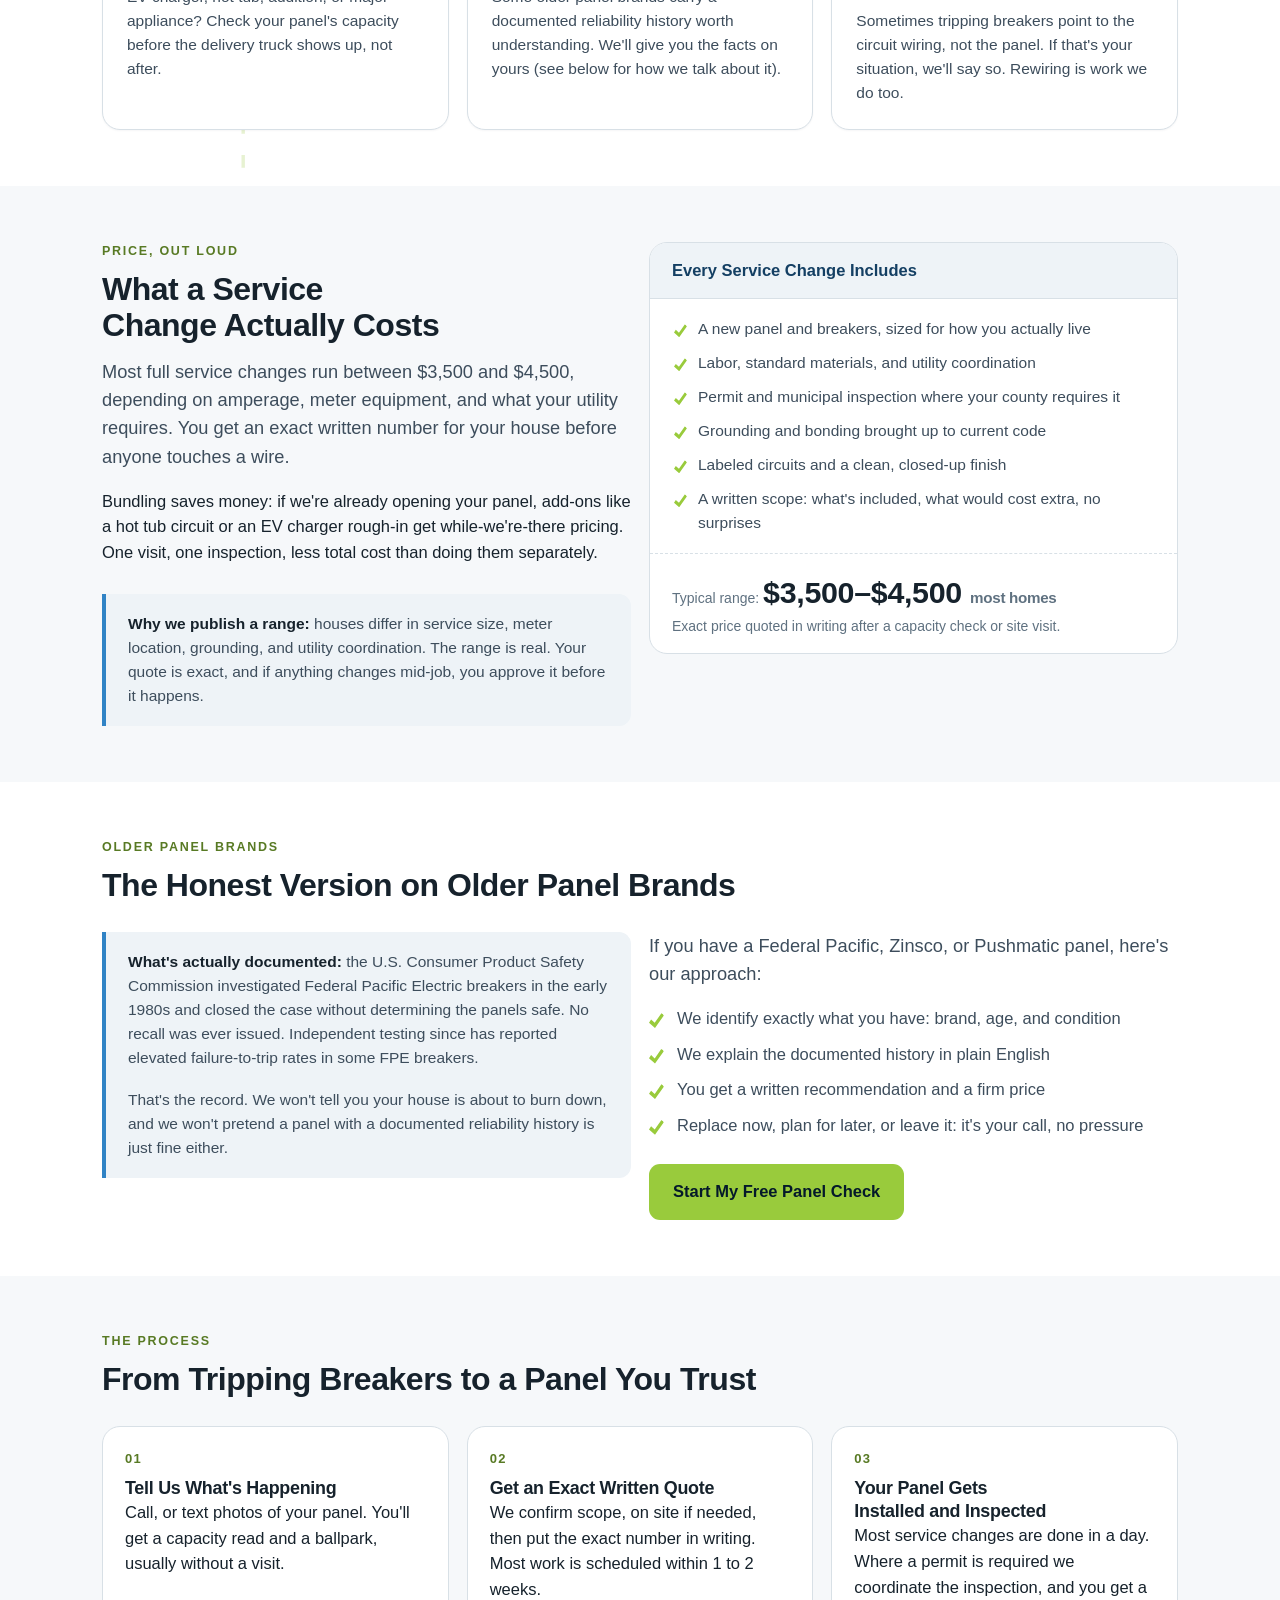
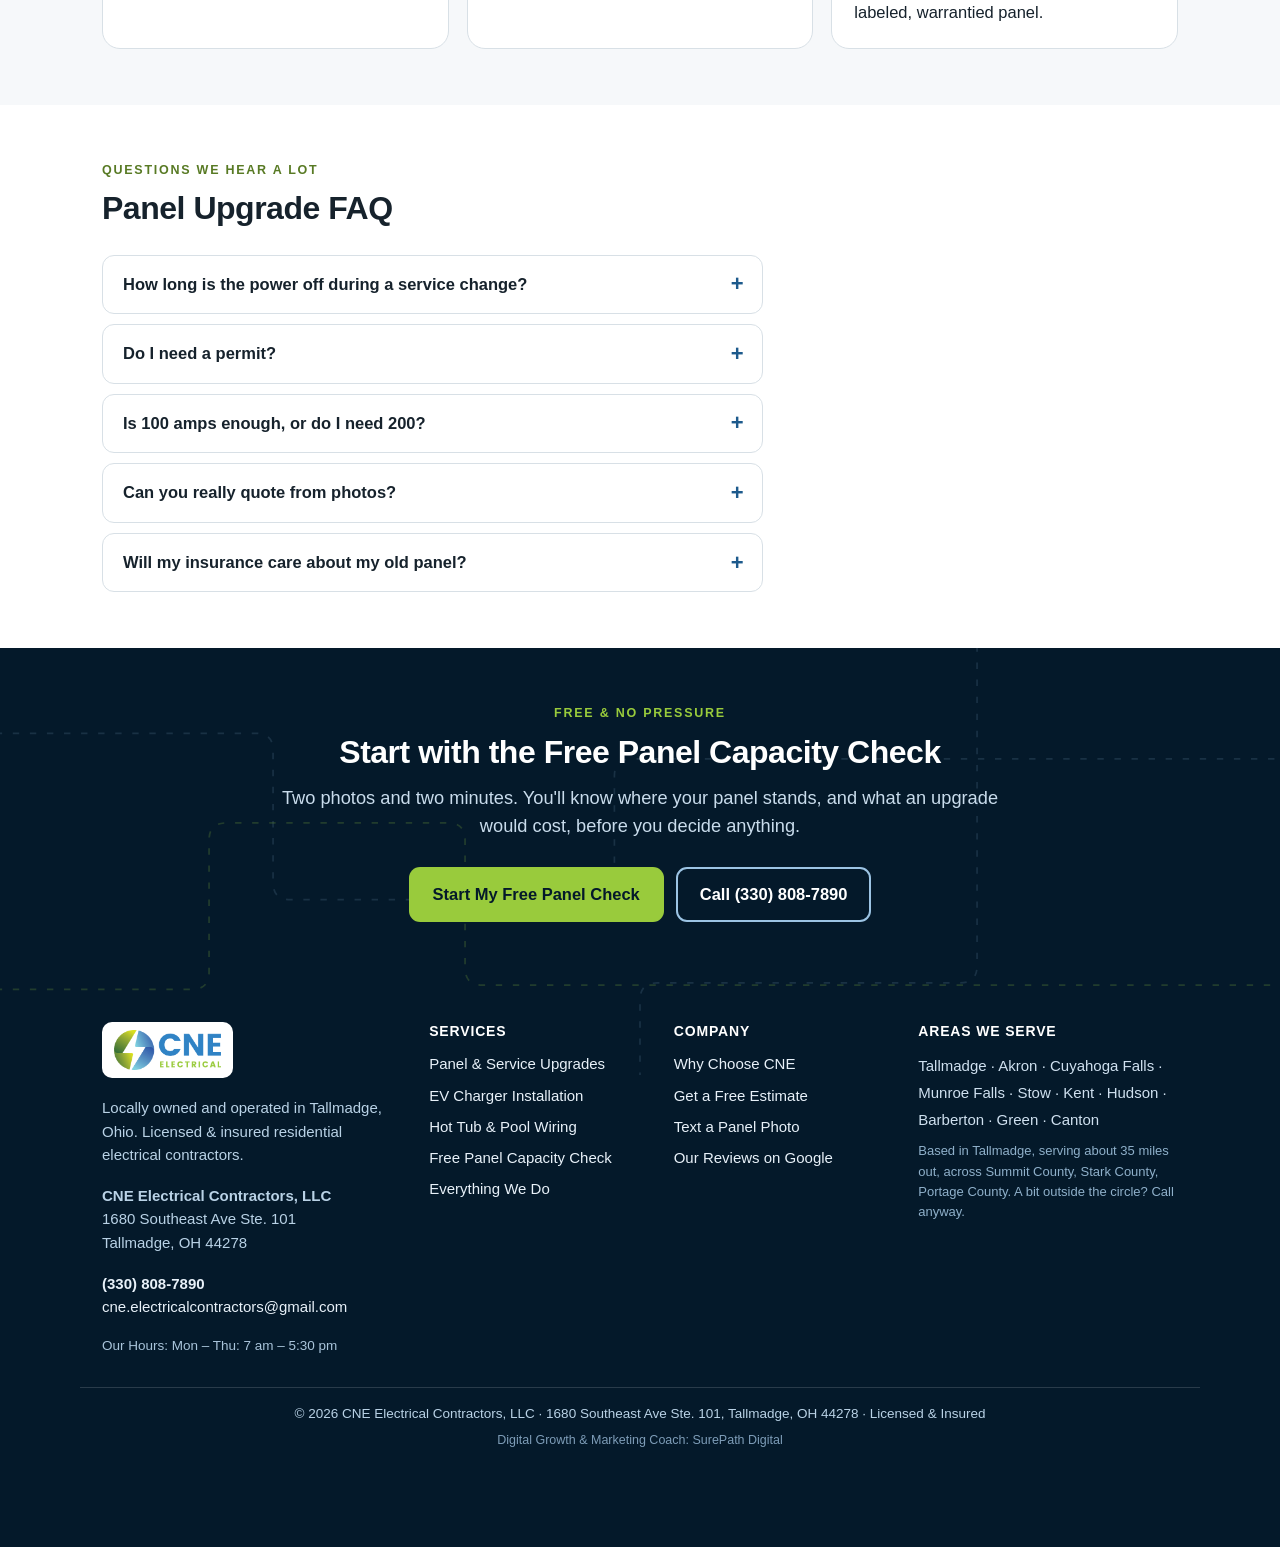
<file: panel-upgrade-akron/index.html>
<!DOCTYPE html><html lang="en" data-astro-cid-5hce7sga> <head><meta charset="utf-8"><meta name="viewport" content="width=device-width, initial-scale=1"><title>Panel &amp; Service Upgrades in Akron, OH | CNE Electrical Contractors</title><meta name="description" content="Licensed Tallmadge electricians for panel replacement and 100 to 200 amp service upgrades across Akron, Summit, Stark and Portage counties. Most service changes run $3,500 to $4,500, quoted in writing before work starts. Start with a free panel capacity check."><meta name="robots" content="noindex, nofollow"><link rel="icon" href="/img/cne-logo-horizontal.png"><script type="application/ld+json">{"@context":"https://schema.org","@type":"Electrician","name":"CNE Electrical Contractors, LLC","url":"https://cneelectricalcontractors.com/","telephone":"+1-330-808-7890","address":{"@type":"PostalAddress","streetAddress":"1680 Southeast Ave Ste. 101","addressLocality":"Tallmadge","addressRegion":"OH","postalCode":"44278","addressCountry":"US"},"areaServed":[{"@type":"AdministrativeArea","name":"Summit County, OH"},{"@type":"AdministrativeArea","name":"Stark County, OH"},{"@type":"AdministrativeArea","name":"Portage County, OH"}]}</script><script type="application/ld+json">{"@context":"https://schema.org","@type":"Service","serviceType":"Electrical panel upgrade and service change","provider":{"@type":"Electrician","name":"CNE Electrical Contractors, LLC"},"areaServed":["Akron, OH","Summit County, OH","Stark County, OH","Portage County, OH"],"description":"Electrical panel replacement, fuse box replacement, and 100-to-200-amp service upgrades with written quotes. Most service changes run $3,500 to $4,500 depending on scope."}</script><link rel="stylesheet" href="/_astro/ev-charger-installation.CtYqCQP9.css">
<style>.aurora[data-astro-cid-y2lm3dp3]{position:absolute;inset:0;overflow:hidden;pointer-events:none}.aurora[data-astro-cid-y2lm3dp3] svg[data-astro-cid-y2lm3dp3]{position:absolute;inset:0;width:100%;height:100%}.aurora[data-astro-cid-y2lm3dp3] svg[data-astro-cid-y2lm3dp3]:nth-child(2){transform:scaleX(-1)}.aurora[data-astro-cid-y2lm3dp3] path[data-astro-cid-y2lm3dp3]{fill:none;stroke:var(--blue);stroke-dasharray:1;stroke-linecap:round;animation:aurora-path linear infinite}@keyframes aurora-path{0%{stroke-dashoffset:1px}50%{stroke-dashoffset:0}to{stroke-dashoffset:-1px}}@media(prefers-reduced-motion:reduce){.aurora[data-astro-cid-y2lm3dp3] path[data-astro-cid-y2lm3dp3]{animation:none}}.hero[data-astro-cid-bbe6dxrz]{padding:60px 0 56px}.hero[data-astro-cid-bbe6dxrz] .wrap[data-astro-cid-bbe6dxrz]{display:grid;grid-template-columns:1.12fr .88fr;gap:44px;align-items:center}.media[data-astro-cid-bbe6dxrz]{position:relative}.media[data-astro-cid-bbe6dxrz] img{border-radius:var(--radius-lg);box-shadow:var(--shadow)}.hero-card[data-astro-cid-bbe6dxrz]{position:absolute;left:-18px;bottom:-18px;background:var(--paper);border:1px solid var(--hairline);border-radius:var(--radius);box-shadow:var(--shadow);padding:13px 17px;font-size:14.5px;max-width:310px}.hero-card[data-astro-cid-bbe6dxrz] strong{color:var(--blue-deep)}@media(max-width:960px){.hero[data-astro-cid-bbe6dxrz]{padding:40px 0 44px}.hero[data-astro-cid-bbe6dxrz] .wrap[data-astro-cid-bbe6dxrz]{grid-template-columns:1fr;gap:28px}.media[data-astro-cid-bbe6dxrz]{max-width:500px}.hero-card[data-astro-cid-bbe6dxrz]{position:static;margin-top:12px;max-width:none}}
.clip-wrap[data-astro-cid-g56qdnit]{display:grid;justify-items:center}.clipboard[data-astro-cid-g56qdnit]{background:var(--paper);border:1px solid var(--hairline);border-radius:14px;box-shadow:var(--shadow-lift);padding:26px 24px 18px;max-width:430px;transform:rotate(1.6deg);position:relative}.clip[data-astro-cid-g56qdnit]{position:absolute;top:-12px;left:50%;transform:translate(-50%);width:92px;height:22px;border-radius:8px;background:var(--blue-deep);box-shadow:inset 0 -3px #0003}.clip-title[data-astro-cid-g56qdnit]{font-weight:800;font-size:1.05rem;margin-bottom:12px}ul[data-astro-cid-g56qdnit]{list-style:none;display:grid;gap:8px;padding:0}li[data-astro-cid-g56qdnit]{display:flex;gap:10px;align-items:baseline;font-size:14.5px;color:var(--ink-3);padding:7px 10px;border-radius:8px;border-left:3px solid transparent;transition:all .25s ease}li[data-astro-cid-g56qdnit] s[data-astro-cid-g56qdnit]{text-decoration-thickness:1.5px}li[data-astro-cid-g56qdnit] .x[data-astro-cid-g56qdnit]{color:#b3372c;font-weight:800;font-size:13px;flex:none;width:18px;height:18px;border:1.5px solid #b3372c;border-radius:50%;display:inline-flex;align-items:center;justify-content:center}li[data-astro-cid-g56qdnit].hot{background:color-mix(in srgb,#b3372c 8%,white);border-left-color:#b3372c;color:var(--ink);font-weight:650}.clip-foot[data-astro-cid-g56qdnit]{margin-top:14px;font-size:13px;color:var(--green-deep);font-weight:700}.trust[data-astro-cid-hs46q77z]{border-block:1px solid var(--hairline);background:var(--paper-warm)}.trust[data-astro-cid-hs46q77z] .wrap[data-astro-cid-hs46q77z]{display:flex;flex-wrap:wrap;gap:10px 34px;justify-content:center;padding-block:15px}.trust[data-astro-cid-hs46q77z] span[data-astro-cid-hs46q77z]{font-size:14.5px;font-weight:650;color:var(--ink-2);display:inline-flex;gap:8px;align-items:center}.trust[data-astro-cid-hs46q77z] b[data-astro-cid-hs46q77z]{color:var(--green-deep);font-weight:800}.trust[data-astro-cid-hs46q77z] a[data-astro-cid-hs46q77z]{color:inherit}
</style></head> <body data-astro-cid-5hce7sga> <a class="skip-link" href="#main" data-astro-cid-5hce7sga>Skip to Content</a> <div class="review-ribbon" data-astro-cid-5hce7sga>Review build prepared by SurePath Digital. This is the direction for the new CNE site, not the live website.</div> <div class="topbar" data-astro-cid-3ef6ksr2> <div class="wrap" data-astro-cid-3ef6ksr2> <span class="area" data-astro-cid-3ef6ksr2>Serving Summit, Stark & Portage Counties From Tallmadge</span> <a href="tel:+13308087890" data-loc="topbar" data-astro-cid-3ef6ksr2>Call (330) 808-7890</a> </div> </div> <header class="site" data-astro-cid-3ef6ksr2> <div class="wrap" data-astro-cid-3ef6ksr2> <a class="logo" href="/" aria-label="CNE Electrical Contractors home" data-astro-cid-3ef6ksr2> <img src="/img/cne-logo-horizontal.png" alt="CNE Electrical Contractors logo" width="350" height="131" data-astro-cid-3ef6ksr2> </a> <button class="nav-toggle" aria-expanded="false" aria-controls="mainnav" data-astro-cid-3ef6ksr2>Menu</button> <nav class="main" id="mainnav" aria-label="Main" data-astro-cid-3ef6ksr2> <ul data-astro-cid-3ef6ksr2> <li data-astro-cid-3ef6ksr2><a href="/panel-upgrade-akron/" aria-current="page" data-astro-cid-3ef6ksr2>Panel Upgrades</a></li><li data-astro-cid-3ef6ksr2><a href="/ev-charger-installation/" data-astro-cid-3ef6ksr2>EV Chargers</a></li><li data-astro-cid-3ef6ksr2><a href="/hot-tub-pool-electrical/" data-astro-cid-3ef6ksr2>Hot Tub &amp; Pool</a></li><li data-astro-cid-3ef6ksr2><a href="/services/" data-astro-cid-3ef6ksr2>All Services</a></li> </ul> </nav> <a class="header-phone" href="tel:+13308087890" data-loc="header" data-astro-cid-3ef6ksr2>(330) 808-7890</a> <a class="btn btn--cta header-cta" href="/free-estimate/" data-astro-cid-3ef6ksr2>Get a Free Estimate</a> </div> </header>  <main id="main" data-astro-cid-5hce7sga>  <section class="hero" data-section="hero" data-astro-cid-bbe6dxrz>  <div class="wrap" data-astro-cid-bbe6dxrz> <div class="copy reveal in" data-astro-cid-bbe6dxrz> <p class="eyebrow" data-astro-cid-bbe6dxrz>Panel &amp; Service Upgrades · Akron Area</p>  <h1 data-astro-cid-hs46q77z>Get a Panel That Holds, Priced in Writing</h1> <p class="lede mt-2" data-astro-cid-hs46q77z>Full panel, an old fuse box, or 100-amp service your house has outgrown: tell us what's going on and you'll get an exact price before anyone touches a wire.</p> <ul class="checks mt-3" data-astro-cid-hs46q77z> <li data-astro-cid-hs46q77z>Most service changes run $3,500 to $4,500, priced to your job</li> <li data-astro-cid-hs46q77z>Free panel capacity check from two photos, no truck roll required</li> <li data-astro-cid-hs46q77z>Permit and inspection coordinated where your county requires it</li> </ul> <div class="cta-row" data-astro-cid-hs46q77z> <a class="btn btn--cta" href="/panel-capacity-check/" data-astro-cid-hs46q77z>Start My Free Panel Check</a> <a class="btn btn--primary" href="tel:+13308087890" data-loc="hero" data-astro-cid-hs46q77z>Call (330) 808-7890</a> </div> <p class="cta-note mt-1" data-astro-cid-hs46q77z>Most work is scheduled within 1 to 2 weeks. Prefer to text? Send a photo of your panel to <a href="sms:+13308087890" data-astro-cid-hs46q77z>(330) 808-7890</a> for a fast ballpark.</p>  </div> <div class="media reveal" data-delay="1" data-astro-cid-bbe6dxrz> <img src="/_astro/web-800-electric-panel.DhFFrWTd_Z1LRbYk.webp" srcset="/_astro/web-800-electric-panel.DhFFrWTd_2fioJf.webp 480w, /_astro/web-800-electric-panel.DhFFrWTd_Z1iXd0c.webp 760w, /_astro/web-800-electric-panel.DhFFrWTd_Z1LRbYk.webp 800w" alt="CNE electrician servicing a residential electrical panel" sizes="(max-width: 960px) 92vw, 44vw" loading="eager" data-astro-cid-bbe6dxrz="true" decoding="async" fetchpriority="auto" width="800" height="600"> <div class="hero-card" data-astro-cid-bbe6dxrz><strong>Straight answers.</strong> If your panel checks out fine, we'll tell you it's fine.</div> </div> </div> </section>  <div class="trust" data-section="trust" data-astro-cid-hs46q77z> <div class="wrap" data-astro-cid-hs46q77z> <span data-astro-cid-hs46q77z><b data-astro-cid-hs46q77z>✓</b> Licensed & Insured, Ohio</span> <span data-astro-cid-hs46q77z><b data-astro-cid-hs46q77z>✓</b> Written, Itemized Quotes</span> <span data-astro-cid-hs46q77z><b data-astro-cid-hs46q77z>✓</b> No Scare Tactics, Ever</span> <span data-astro-cid-hs46q77z><b data-astro-cid-hs46q77z>✓</b> Local Crew, Tallmadge Based</span> </div> </div> <section data-section="signs" data-astro-cid-hs46q77z> <svg class="circuit" aria-hidden="true" viewBox="0 0 600 600" preserveAspectRatio="xMinYMin slice"><path d="M-20,60 H180 q14,0 14,14 V300 q0,14 14,14 H620"></path><path class="hot" d="M-20,140 H100 q14,0 14,14 V520 q0,14 14,14 H620"></path></svg> <div class="wrap" data-astro-cid-hs46q77z> <div class="grid grid--2 mt-2" style="align-items:center" data-astro-cid-hs46q77z> <div class="reveal in" data-astro-cid-hs46q77z> <p class="eyebrow" data-astro-cid-hs46q77z>When It's Time</p> <h2 data-astro-cid-hs46q77z>Signs Your Panel or Service Has Maxed Out</h2> <p class="lede mt-2" data-astro-cid-hs46q77z>If your house keeps writing entries for this list, your panel is telling you something. The free capacity check tells you exactly what.</p> <div class="cta-row" data-astro-cid-hs46q77z> <a class="btn btn--cta" href="/panel-capacity-check/" data-astro-cid-hs46q77z>Start My Free Panel Check</a> </div> </div> <div class="clip-wrap reveal" data-delay="1" data-astro-cid-g56qdnit> <div class="clipboard" data-clipboard data-astro-cid-g56qdnit> <div class="clip" aria-hidden="true" data-astro-cid-g56qdnit></div> <p class="clip-title" data-astro-cid-g56qdnit>Sound Familiar?</p> <ul data-astro-cid-g56qdnit> <li class="hot" data-astro-cid-g56qdnit> <span class="x" aria-hidden="true" data-astro-cid-g56qdnit>✕</span> <s data-astro-cid-g56qdnit>Microwave plus toaster trips the kitchen breaker</s> </li><li class data-astro-cid-g56qdnit> <span class="x" aria-hidden="true" data-astro-cid-g56qdnit>✕</span> <s data-astro-cid-g56qdnit>Lights dim when the AC kicks on</s> </li><li class data-astro-cid-g56qdnit> <span class="x" aria-hidden="true" data-astro-cid-g56qdnit>✕</span> <s data-astro-cid-g56qdnit>Still twisting in screw-in fuses</s> </li><li class data-astro-cid-g56qdnit> <span class="x" aria-hidden="true" data-astro-cid-g56qdnit>✕</span> <s data-astro-cid-g56qdnit>The panel door says Federal Pacific</s> </li><li class data-astro-cid-g56qdnit> <span class="x" aria-hidden="true" data-astro-cid-g56qdnit>✕</span> <s data-astro-cid-g56qdnit>Extension cords doing a circuit&#39;s job</s> </li><li class data-astro-cid-g56qdnit> <span class="x" aria-hidden="true" data-astro-cid-g56qdnit>✕</span> <s data-astro-cid-g56qdnit>No room left for one more breaker</s> </li> </ul> <p class="clip-foot" data-astro-cid-g56qdnit>Every line on this list is a job we finish for good.</p> </div> </div>  </div> <div class="grid grid--3 mt-3" data-astro-cid-hs46q77z> <div class="card reveal" data-delay="1" data-astro-cid-hs46q77z><h3 data-astro-cid-hs46q77z>Breakers Trip During Everyday Life</h3><p data-astro-cid-hs46q77z>Running the microwave and the toaster at once should not be a gamble. Frequent trips usually mean a circuit, or the whole panel, has run out of headroom.</p></div> <div class="card reveal" data-delay="2" data-astro-cid-hs46q77z><h3 data-astro-cid-hs46q77z>You Still Have a Fuse Box</h3><p data-astro-cid-hs46q77z>Screw-in fuses did their job for decades, but they predate the loads a modern house pulls. Replacement is often the practical fix.</p></div> <div class="card reveal" data-delay="3" data-astro-cid-hs46q77z><h3 data-astro-cid-hs46q77z>100 Amp Service, a Modern Household</h3><p data-astro-cid-hs46q77z>An EV in the driveway, a hot tub on the patio, an electric range in the kitchen: older 100-amp services weren't sized for all of it at once.</p></div> <div class="card reveal" data-delay="1" data-astro-cid-hs46q77z><h3 data-astro-cid-hs46q77z>A Big Purchase Is Coming</h3><p data-astro-cid-hs46q77z>EV charger, hot tub, addition, or major appliance? Check your panel's capacity before the delivery truck shows up, not after.</p></div> <div class="card reveal" data-delay="2" data-astro-cid-hs46q77z><h3 data-astro-cid-hs46q77z>You Have an Older Panel Brand</h3><p data-astro-cid-hs46q77z>Some older panel brands carry a documented reliability history worth understanding. We'll give you the facts on yours (see below for how we talk about it).</p></div> <div class="card reveal" data-delay="3" data-astro-cid-hs46q77z><h3 data-astro-cid-hs46q77z>Wiring That's Aging, Not Just the Panel</h3><p data-astro-cid-hs46q77z>Sometimes tripping breakers point to the circuit wiring, not the panel. If that's your situation, we'll say so. Rewiring is work we do too.</p></div> </div> </div> </section> <section class="band" data-section="pricing" data-astro-cid-hs46q77z> <div class="wrap" data-astro-cid-hs46q77z> <div class="grid grid--2" style="align-items:start" data-astro-cid-hs46q77z> <div class="reveal in" data-astro-cid-hs46q77z> <p class="eyebrow" data-astro-cid-hs46q77z>Price, Out Loud</p> <h2 data-astro-cid-hs46q77z>What a Service Change Actually Costs</h2> <p class="lede" data-astro-cid-hs46q77z>Most full service changes run between $3,500 and $4,500, depending on amperage, meter equipment, and what your utility requires. You get an exact written number for your house before anyone touches a wire.</p> <p class="mt-2" data-astro-cid-hs46q77z>Bundling saves money: if we're already opening your panel, add-ons like a hot tub circuit or an EV charger rough-in get while-we're-there pricing. One visit, one inspection, less total cost than doing them separately.</p> <div class="factbox mt-3" data-astro-cid-hs46q77z> <strong data-astro-cid-hs46q77z>Why we publish a range:</strong> houses differ in service size, meter location, grounding, and utility coordination. The range is real. Your quote is exact, and if anything changes mid-job, you approve it before it happens.
</div> </div> <div class="price-panel reveal" data-delay="1" data-astro-cid-hs46q77z> <header data-astro-cid-hs46q77z>Every Service Change Includes</header> <ul data-astro-cid-hs46q77z> <li data-astro-cid-hs46q77z>A new panel and breakers, sized for how you actually live</li> <li data-astro-cid-hs46q77z>Labor, standard materials, and utility coordination</li> <li data-astro-cid-hs46q77z>Permit and municipal inspection where your county requires it</li> <li data-astro-cid-hs46q77z>Grounding and bonding brought up to current code</li> <li data-astro-cid-hs46q77z>Labeled circuits and a clean, closed-up finish</li> <li data-astro-cid-hs46q77z>A written scope: what's included, what would cost extra, no surprises</li> </ul> <footer data-astro-cid-hs46q77z>Typical range: <span class="price-big" data-astro-cid-hs46q77z>$3,500–$4,500 <small data-astro-cid-hs46q77z>most homes</small></span><br data-astro-cid-hs46q77z>Exact price quoted in writing after a capacity check or site visit.</footer> </div> </div> </div> </section> <section data-section="fpe" data-astro-cid-hs46q77z> <div class="wrap" data-astro-cid-hs46q77z> <p class="eyebrow" data-astro-cid-hs46q77z>Older Panel Brands</p> <h2 data-astro-cid-hs46q77z>The Honest Version on Older Panel Brands</h2> <div class="grid grid--2 mt-3" style="align-items:start" data-astro-cid-hs46q77z> <div class="factbox reveal" data-astro-cid-hs46q77z> <p data-astro-cid-hs46q77z><strong data-astro-cid-hs46q77z>What's actually documented:</strong> the U.S. Consumer Product Safety Commission investigated Federal Pacific Electric breakers in the early 1980s and closed the case without determining the panels safe. No recall was ever issued. Independent testing since has reported elevated failure-to-trip rates in some FPE breakers.</p> <p class="mt-2" data-astro-cid-hs46q77z>That's the record. We won't tell you your house is about to burn down, and we won't pretend a panel with a documented reliability history is just fine either.</p> </div> <div class="reveal" data-delay="1" data-astro-cid-hs46q77z> <p class="lede" data-astro-cid-hs46q77z>If you have a Federal Pacific, Zinsco, or Pushmatic panel, here's our approach:</p> <ul class="checks mt-2" data-astro-cid-hs46q77z> <li data-astro-cid-hs46q77z>We identify exactly what you have: brand, age, and condition</li> <li data-astro-cid-hs46q77z>We explain the documented history in plain English</li> <li data-astro-cid-hs46q77z>You get a written recommendation and a firm price</li> <li data-astro-cid-hs46q77z>Replace now, plan for later, or leave it: it's your call, no pressure</li> </ul> <div class="cta-row" data-astro-cid-hs46q77z> <a class="btn btn--cta" href="/panel-capacity-check/" data-astro-cid-hs46q77z>Start My Free Panel Check</a> </div> </div> </div> </div> </section> <section class="band" data-section="process" data-astro-cid-hs46q77z> <div class="wrap" data-astro-cid-hs46q77z> <p class="eyebrow" data-astro-cid-hs46q77z>The Process</p> <h2 data-astro-cid-hs46q77z>From Tripping Breakers to a Panel You Trust</h2> <div class="steps mt-3" data-astro-cid-hs46q77z> <div class="step reveal" data-astro-cid-hs46q77z><h3 data-astro-cid-hs46q77z>Tell Us What's Happening</h3><p data-astro-cid-hs46q77z>Call, or text photos of your panel. You'll get a capacity read and a ballpark, usually without a visit.</p></div> <div class="step reveal" data-delay="1" data-astro-cid-hs46q77z><h3 data-astro-cid-hs46q77z>Get an Exact Written Quote</h3><p data-astro-cid-hs46q77z>We confirm scope, on site if needed, then put the exact number in writing. Most work is scheduled within 1 to 2 weeks.</p></div> <div class="step reveal" data-delay="2" data-astro-cid-hs46q77z><h3 data-astro-cid-hs46q77z>Your Panel Gets Installed and Inspected</h3><p data-astro-cid-hs46q77z>Most service changes are done in a day. Where a permit is required we coordinate the inspection, and you get a labeled, warrantied panel.</p></div> </div> </div> </section> <section data-section="faq" data-astro-cid-hs46q77z> <div class="wrap" data-astro-cid-hs46q77z> <p class="eyebrow" data-astro-cid-hs46q77z>Questions We Hear a Lot</p> <h2 data-astro-cid-hs46q77z>Panel Upgrade FAQ</h2> <div class="mt-3 maxw" data-astro-cid-hs46q77z> <details class="faq" name="faq-panel" data-astro-cid-hs46q77z> <summary data-astro-cid-hs46q77z>How long is the power off during a service change?</summary> <div class="faq-body" data-astro-cid-hs46q77z><p data-astro-cid-hs46q77z>Plan for most of the working day. The utility disconnects power in the morning, we set the new equipment, and the inspection and reconnect close it out. Keep the fridge doors shut and they'll stay cold; we'll walk you through prep when we schedule.</p></div> </details> <details class="faq" name="faq-panel" data-astro-cid-hs46q77z> <summary data-astro-cid-hs46q77z>Do I need a permit?</summary> <div class="faq-body" data-astro-cid-hs46q77z><p data-astro-cid-hs46q77z>In most of our service area, yes: service changes are permitted, inspected work. Requirements vary by city and county, and permit and inspection are coordinated where your county requires them, included in your quote.</p></div> </details> <details class="faq" name="faq-panel" data-astro-cid-hs46q77z> <summary data-astro-cid-hs46q77z>Is 100 amps enough, or do I need 200?</summary> <div class="faq-body" data-astro-cid-hs46q77z> <p data-astro-cid-hs46q77z><strong data-astro-cid-hs46q77z>Why 100 Amps Runs Out:</strong> plenty of older homes run comfortably on 100-amp service for years, right up until a big new load shows up. Three loads change the math most often: an EV charger, a hot tub, and an electric range or heat pump. Add one of those to a panel that's already full and the headroom disappears fast.</p> <p class="mt-2" data-astro-cid-hs46q77z>That's exactly what the free capacity check answers: what you have, what you're adding, and whether the numbers work.</p> </div> </details> <details class="faq" name="faq-panel" data-astro-cid-hs46q77z> <summary data-astro-cid-hs46q77z>Can you really quote from photos?</summary> <div class="faq-body" data-astro-cid-hs46q77z><p data-astro-cid-hs46q77z>Usually, yes. A clear photo of the open panel and the door label tells us most of what we need for a ballpark. We confirm the exact number before work starts, and if your situation needs eyes on site, we'll say so.</p></div> </details> <details class="faq" name="faq-panel" data-astro-cid-hs46q77z> <summary data-astro-cid-hs46q77z>Will my insurance care about my old panel?</summary> <div class="faq-body" data-astro-cid-hs46q77z><p data-astro-cid-hs46q77z>Some insurers ask about specific panel brands and fuse boxes at renewal or during a home sale. If a written assessment would help with your insurer or a sale, our capacity check gives you exactly that.</p></div> </details> </div> </div> </section> <section class="band band--blue" data-section="cta"> <svg class="circuit" aria-hidden="true" viewBox="0 0 1200 400" preserveAspectRatio="xMidYMid slice"><path d="M-20,80 H240 q16,0 16,16 V220 q0,16 16,16 H560 q16,0 16,-16 V120 q0,-16 16,-16 H1220"></path><path class="hot" d="M-20,320 H180 q16,0 16,-16 V180 q0,-16 16,-16 H420 q16,0 16,16 V300 q0,16 16,16 H1220"></path><path d="M600,420 V330 q0,-16 16,-16 H900 q16,0 16,-16 V-20"></path></svg> <div class="wrap center"> <p class="eyebrow">Free &amp; No Pressure</p> <h2 class="reveal in">Start with the Free Panel Capacity Check</h2> <p class="lede maxw-center">Two photos and two minutes. You&#39;ll know where your panel stands, and what an upgrade would cost, before you decide anything.</p> <div class="cta-row" style="justify-content:center"> <a class="btn btn--cta" href="/panel-capacity-check/">Start My Free Panel Check</a> <a class="btn btn--ghost" href="tel:+13308087890" data-loc="footer-cta">Call (330) 808-7890</a> </div> </div> </section>  </main> <footer class="site" data-astro-cid-sz7xmlte> <div class="wrap cols" data-astro-cid-sz7xmlte> <div data-astro-cid-sz7xmlte> <span class="footer-logo" data-astro-cid-sz7xmlte><img src="/img/cne-logo-horizontal.png" alt="CNE Electrical Contractors logo" width="350" height="131" data-astro-cid-sz7xmlte></span> <p data-astro-cid-sz7xmlte>Locally owned and operated in Tallmadge, Ohio. Licensed & insured residential electrical contractors.</p> <address data-astro-cid-sz7xmlte> <p class="mt-2" data-astro-cid-sz7xmlte><strong data-astro-cid-sz7xmlte>CNE Electrical Contractors, LLC</strong><br data-astro-cid-sz7xmlte>1680 Southeast Ave Ste. 101<br data-astro-cid-sz7xmlte>Tallmadge, OH 44278</p> <p class="mt-2" data-astro-cid-sz7xmlte><a class="tel" href="tel:+13308087890" data-loc="footer" data-astro-cid-sz7xmlte>(330) 808-7890</a><br data-astro-cid-sz7xmlte><a href="mailto:cne.electricalcontractors@gmail.com" data-astro-cid-sz7xmlte>cne.electricalcontractors@gmail.com</a></p> <p class="mt-2 hours" data-astro-cid-sz7xmlte>Our Hours: Mon – Thu: 7 am – 5:30 pm</p> </address> </div> <div data-astro-cid-sz7xmlte> <h3 data-astro-cid-sz7xmlte>Services</h3> <ul data-astro-cid-sz7xmlte> <li data-astro-cid-sz7xmlte><a href="/panel-upgrade-akron/" data-astro-cid-sz7xmlte>Panel &amp; Service Upgrades</a></li><li data-astro-cid-sz7xmlte><a href="/ev-charger-installation/" data-astro-cid-sz7xmlte>EV Charger Installation</a></li><li data-astro-cid-sz7xmlte><a href="/hot-tub-pool-electrical/" data-astro-cid-sz7xmlte>Hot Tub &amp; Pool Wiring</a></li><li data-astro-cid-sz7xmlte><a href="/panel-capacity-check/" data-astro-cid-sz7xmlte>Free Panel Capacity Check</a></li> <li data-astro-cid-sz7xmlte><a href="/services/" data-astro-cid-sz7xmlte>Everything We Do</a></li> </ul> </div> <div data-astro-cid-sz7xmlte> <h3 data-astro-cid-sz7xmlte>Company</h3> <ul data-astro-cid-sz7xmlte> <li data-astro-cid-sz7xmlte><a href="/why-choose-cne/" data-astro-cid-sz7xmlte>Why Choose CNE</a></li> <li data-astro-cid-sz7xmlte><a href="/free-estimate/" data-astro-cid-sz7xmlte>Get a Free Estimate</a></li> <li data-astro-cid-sz7xmlte><a href="sms:+13308087890" data-astro-cid-sz7xmlte>Text a Panel Photo</a></li> <li data-astro-cid-sz7xmlte><a href="https://www.google.com/search?q=CNE+Electrical+Contractors+Tallmadge+OH+reviews" rel="noopener" target="_blank" data-astro-cid-sz7xmlte>Our Reviews on Google</a></li> </ul> </div> <div data-astro-cid-sz7xmlte> <h3 data-astro-cid-sz7xmlte>Areas We Serve</h3> <p class="areas" data-astro-cid-sz7xmlte>Tallmadge · Akron · Cuyahoga Falls · Munroe Falls · Stow · Kent · Hudson · Barberton · Green · Canton</p> <p class="small-note" data-astro-cid-sz7xmlte>Based in Tallmadge, serving about 35 miles out, across Summit County, Stark County, Portage County. A bit outside the circle? Call anyway.</p> </div> </div> <div class="wrap legal" data-astro-cid-sz7xmlte> <p data-astro-cid-sz7xmlte>© 2026 CNE Electrical Contractors, LLC · 1680 Southeast Ave Ste. 101, Tallmadge, OH 44278 · Licensed & Insured</p> <p class="credit" data-astro-cid-sz7xmlte>Digital Growth & Marketing Coach: SurePath Digital</p> </div> </footer>  <div class="callbar" role="navigation" aria-label="Quick contact" data-astro-cid-4q53tzap> <a class="call" href="tel:+13308087890" data-loc="callbar" data-astro-cid-4q53tzap>Call Now</a> <a class="cta" href="/free-estimate/" data-astro-cid-4q53tzap>Get a Free Estimate</a> </div>  <script src="/js/site.js" defer></script> </body> </html>
</file>
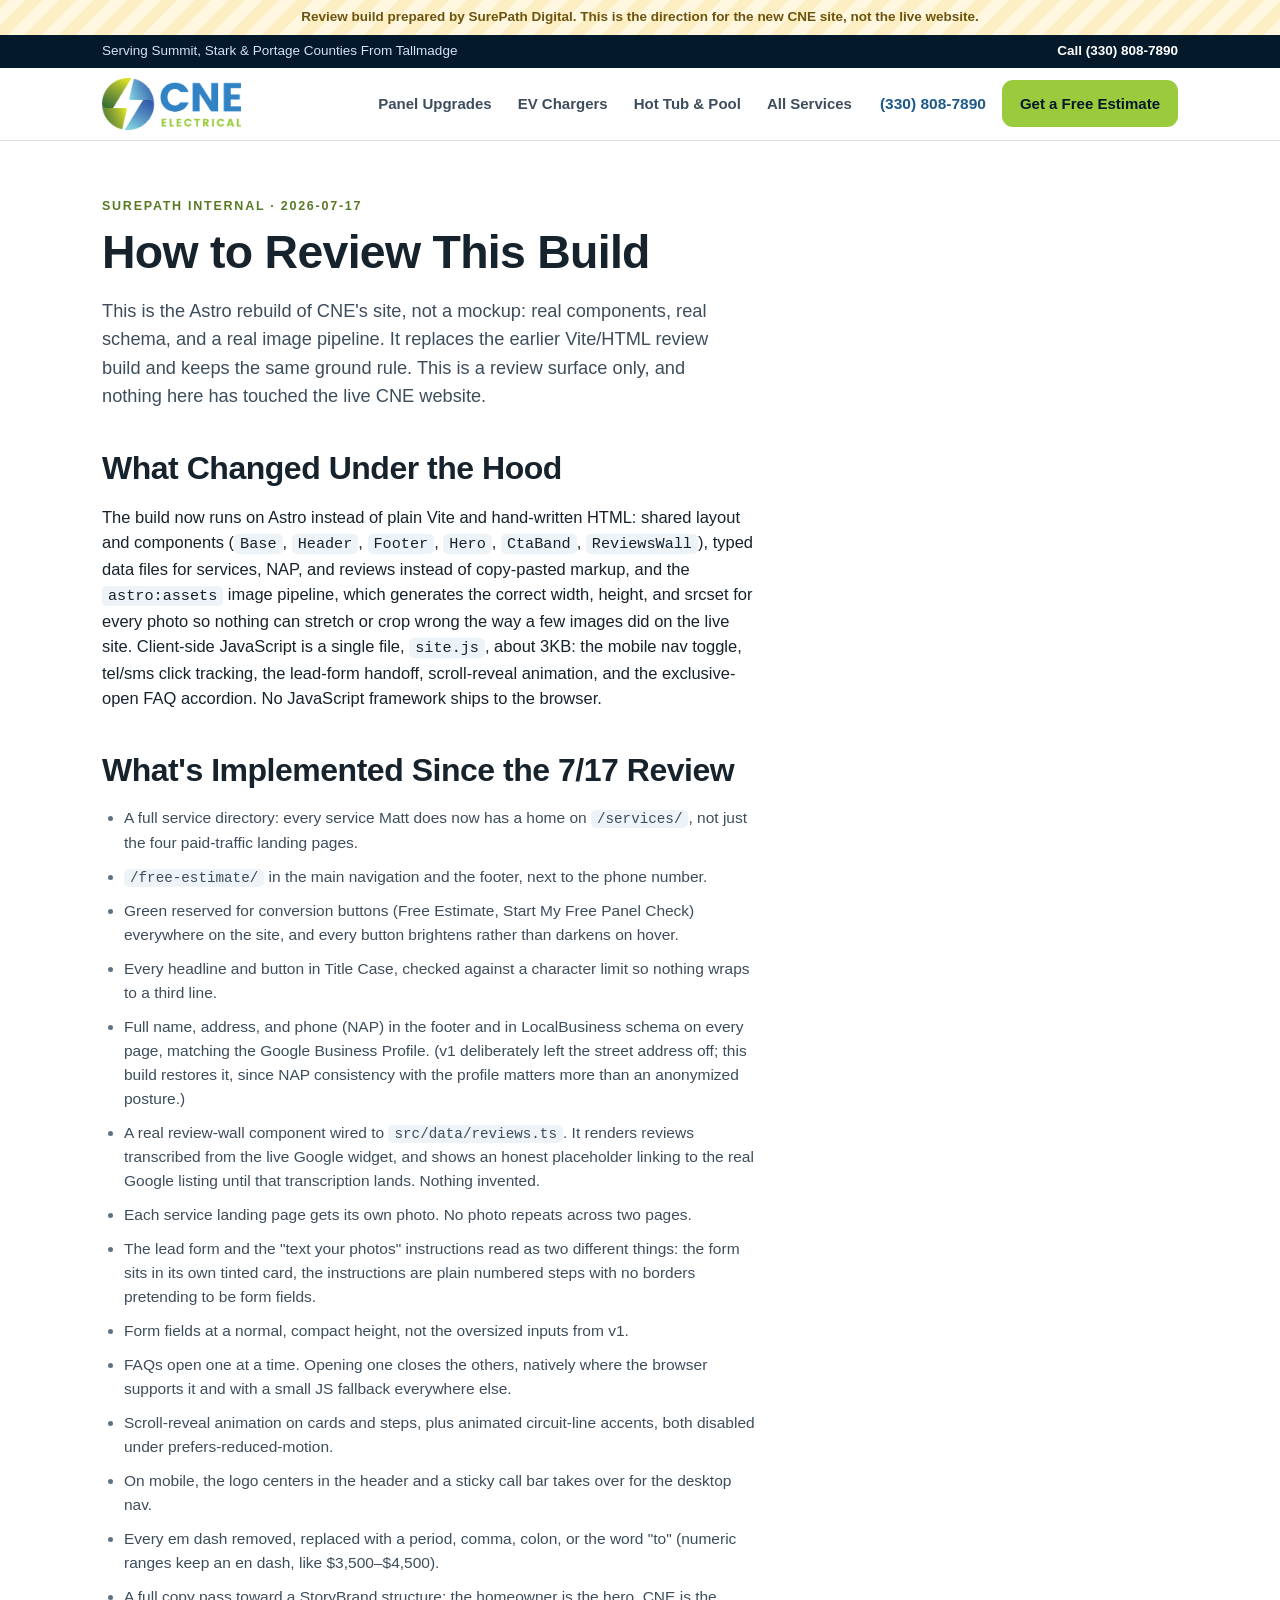
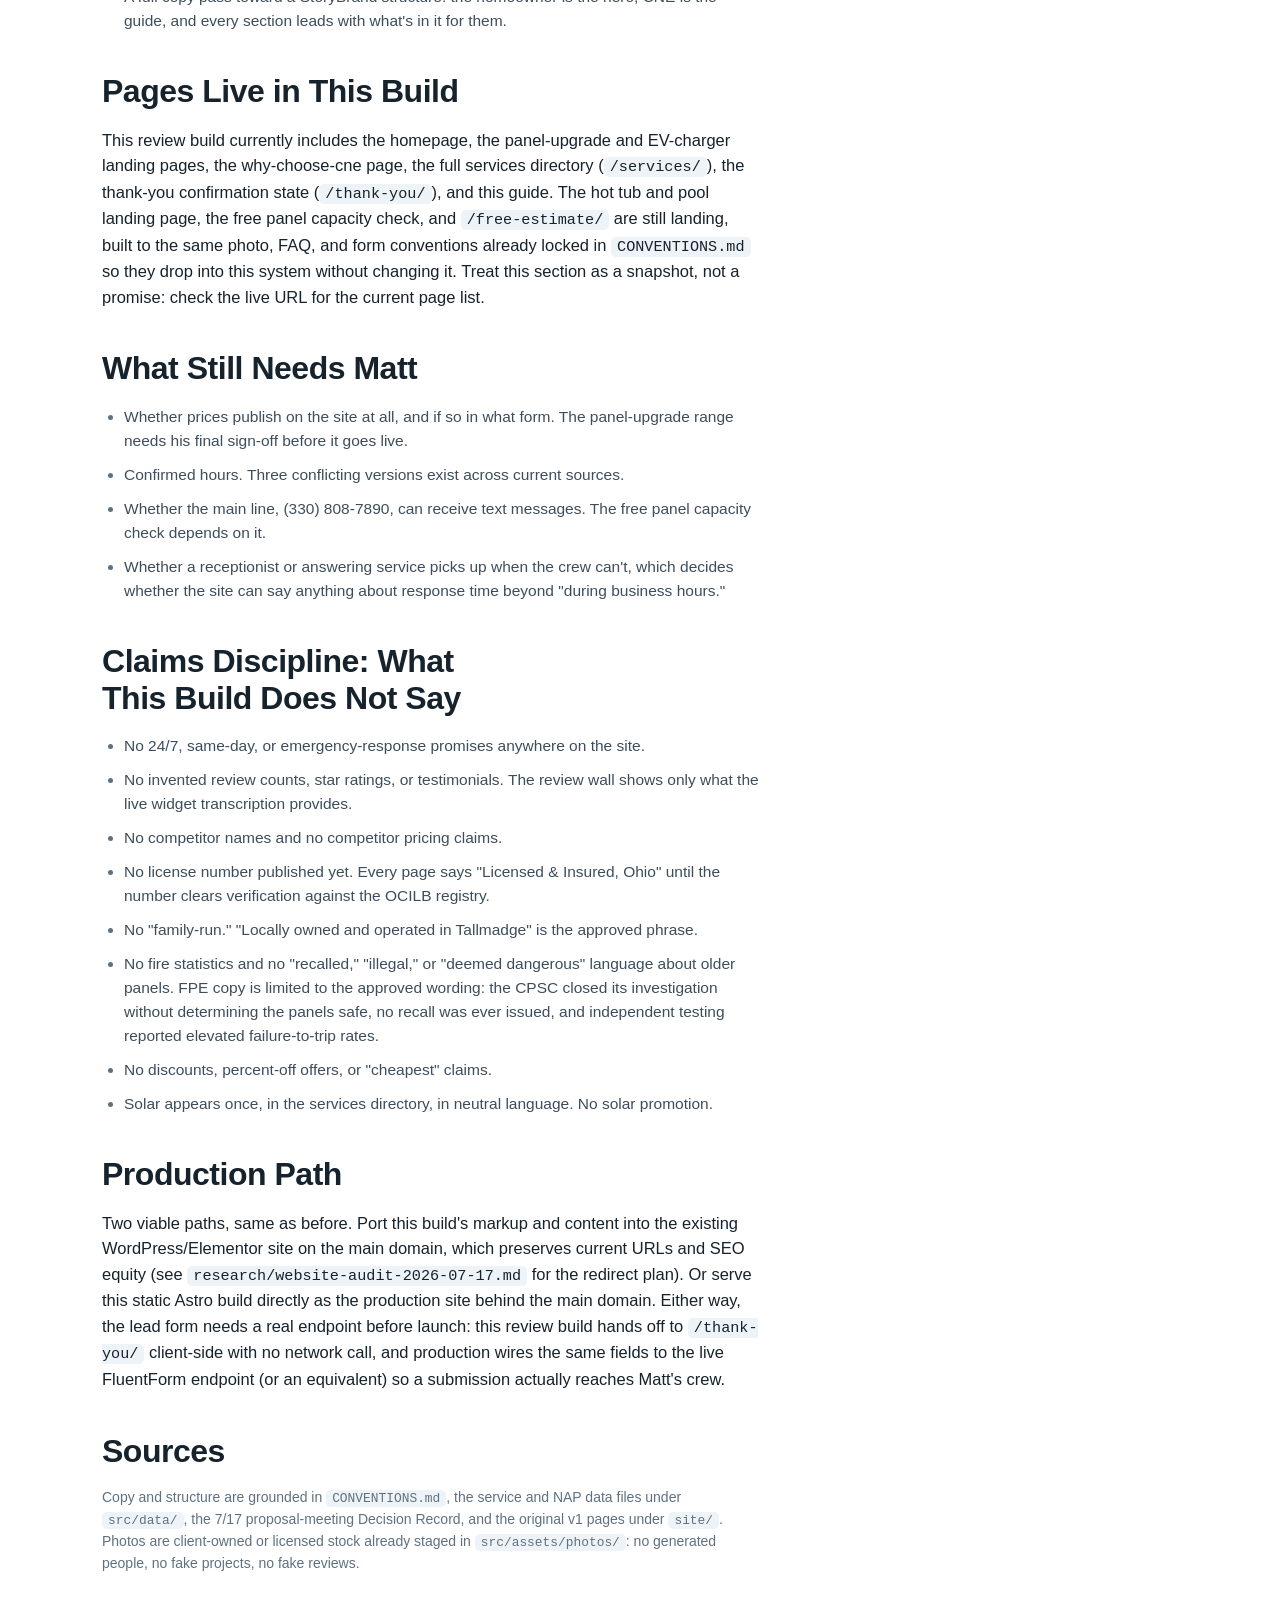
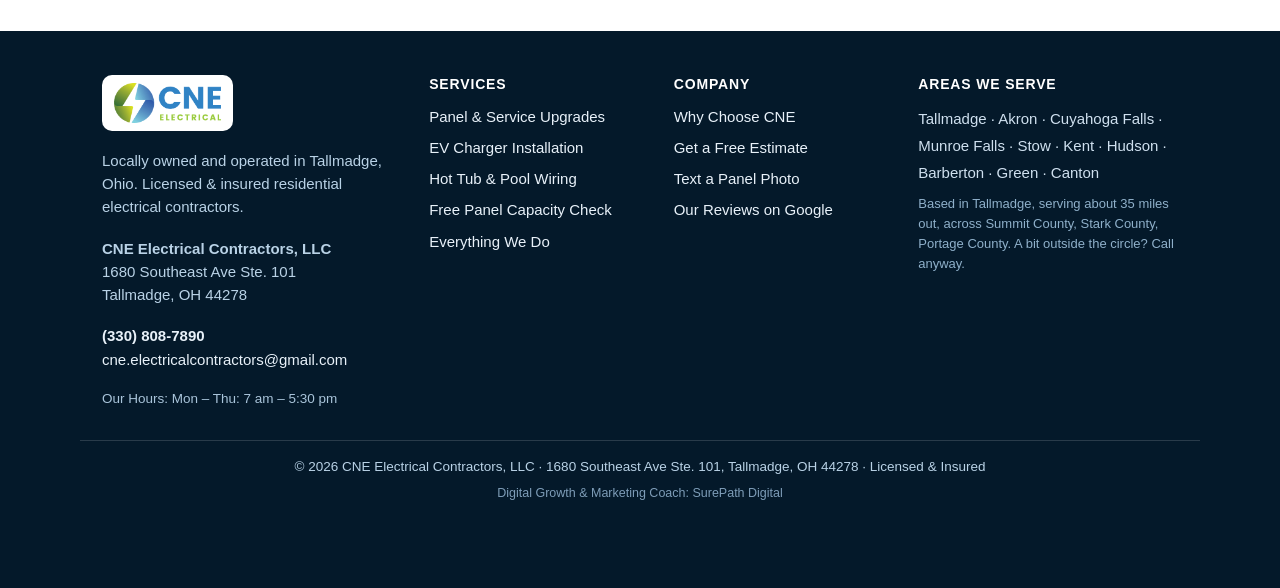
<file: review-guide/index.html>
<!DOCTYPE html><html lang="en" data-astro-cid-5hce7sga> <head><meta charset="utf-8"><meta name="viewport" content="width=device-width, initial-scale=1"><title>Review Guide: CNE Site Build (Jason &amp; Maggie) | SurePath Digital</title><meta name="description" content="Internal review guide for the CNE Astro rebuild: what changed since the 7/17 review, what still needs Matt, and the production migration path."><meta name="robots" content="noindex, nofollow"><link rel="icon" href="/img/cne-logo-horizontal.png"><script type="application/ld+json">{"@context":"https://schema.org","@type":"Electrician","name":"CNE Electrical Contractors, LLC","url":"https://cneelectricalcontractors.com/","telephone":"+1-330-808-7890","address":{"@type":"PostalAddress","streetAddress":"1680 Southeast Ave Ste. 101","addressLocality":"Tallmadge","addressRegion":"OH","postalCode":"44278","addressCountry":"US"},"areaServed":[{"@type":"AdministrativeArea","name":"Summit County, OH"},{"@type":"AdministrativeArea","name":"Stark County, OH"},{"@type":"AdministrativeArea","name":"Portage County, OH"}]}</script><link rel="stylesheet" href="/_astro/ev-charger-installation.CtYqCQP9.css">
<style>ul[data-astro-cid-nu63elts].plain{list-style:disc;padding-left:22px;display:grid;gap:10px;color:var(--ink-2);font-size:15.5px}ul[data-astro-cid-nu63elts].plain li[data-astro-cid-nu63elts]::marker{color:var(--ink-3)}code[data-astro-cid-nu63elts]{background:var(--paper-band);padding:1px 6px;border-radius:5px;font-size:.92em}
</style></head> <body data-astro-cid-5hce7sga> <a class="skip-link" href="#main" data-astro-cid-5hce7sga>Skip to Content</a> <div class="review-ribbon" data-astro-cid-5hce7sga>Review build prepared by SurePath Digital. This is the direction for the new CNE site, not the live website.</div> <div class="topbar" data-astro-cid-3ef6ksr2> <div class="wrap" data-astro-cid-3ef6ksr2> <span class="area" data-astro-cid-3ef6ksr2>Serving Summit, Stark & Portage Counties From Tallmadge</span> <a href="tel:+13308087890" data-loc="topbar" data-astro-cid-3ef6ksr2>Call (330) 808-7890</a> </div> </div> <header class="site" data-astro-cid-3ef6ksr2> <div class="wrap" data-astro-cid-3ef6ksr2> <a class="logo" href="/" aria-label="CNE Electrical Contractors home" data-astro-cid-3ef6ksr2> <img src="/img/cne-logo-horizontal.png" alt="CNE Electrical Contractors logo" width="350" height="131" data-astro-cid-3ef6ksr2> </a> <button class="nav-toggle" aria-expanded="false" aria-controls="mainnav" data-astro-cid-3ef6ksr2>Menu</button> <nav class="main" id="mainnav" aria-label="Main" data-astro-cid-3ef6ksr2> <ul data-astro-cid-3ef6ksr2> <li data-astro-cid-3ef6ksr2><a href="/panel-upgrade-akron/" data-astro-cid-3ef6ksr2>Panel Upgrades</a></li><li data-astro-cid-3ef6ksr2><a href="/ev-charger-installation/" data-astro-cid-3ef6ksr2>EV Chargers</a></li><li data-astro-cid-3ef6ksr2><a href="/hot-tub-pool-electrical/" data-astro-cid-3ef6ksr2>Hot Tub &amp; Pool</a></li><li data-astro-cid-3ef6ksr2><a href="/services/" data-astro-cid-3ef6ksr2>All Services</a></li> </ul> </nav> <a class="header-phone" href="tel:+13308087890" data-loc="header" data-astro-cid-3ef6ksr2>(330) 808-7890</a> <a class="btn btn--cta header-cta" href="/free-estimate/" data-astro-cid-3ef6ksr2>Get a Free Estimate</a> </div> </header>  <main id="main" data-astro-cid-5hce7sga>  <section data-section="guide" data-astro-cid-nu63elts> <div class="wrap" data-astro-cid-nu63elts> <div class="maxw" data-astro-cid-nu63elts> <p class="eyebrow" data-astro-cid-nu63elts>SurePath Internal · 2026-07-17</p> <h1 data-astro-cid-nu63elts>How to Review This Build</h1> <p class="lede mt-2" data-astro-cid-nu63elts>This is the Astro rebuild of CNE's site, not a mockup: real components, real schema, and a real image pipeline. It replaces the earlier Vite/HTML review build and keeps the same ground rule. This is a review surface only, and nothing here has touched the live CNE website.</p> <h2 class="mt-4" data-astro-cid-nu63elts>What Changed Under the Hood</h2> <p class="mt-2" data-astro-cid-nu63elts>The build now runs on Astro instead of plain Vite and hand-written HTML: shared layout and components (<code data-astro-cid-nu63elts>Base</code>, <code data-astro-cid-nu63elts>Header</code>, <code data-astro-cid-nu63elts>Footer</code>, <code data-astro-cid-nu63elts>Hero</code>, <code data-astro-cid-nu63elts>CtaBand</code>, <code data-astro-cid-nu63elts>ReviewsWall</code>), typed data files for services, NAP, and reviews instead of copy-pasted markup, and the <code data-astro-cid-nu63elts>astro:assets</code> image pipeline, which generates the correct width, height, and srcset for every photo so nothing can stretch or crop wrong the way a few images did on the live site. Client-side JavaScript is a single file, <code data-astro-cid-nu63elts>site.js</code>, about 3KB: the mobile nav toggle, tel/sms click tracking, the lead-form handoff, scroll-reveal animation, and the exclusive-open FAQ accordion. No JavaScript framework ships to the browser.</p> <h2 class="mt-4" data-astro-cid-nu63elts>What's Implemented Since the 7/17 Review</h2> <ul class="plain mt-2" data-astro-cid-nu63elts> <li data-astro-cid-nu63elts>A full service directory: every service Matt does now has a home on <code data-astro-cid-nu63elts>/services/</code>, not just the four paid-traffic landing pages.</li> <li data-astro-cid-nu63elts><code data-astro-cid-nu63elts>/free-estimate/</code> in the main navigation and the footer, next to the phone number.</li> <li data-astro-cid-nu63elts>Green reserved for conversion buttons (Free Estimate, Start My Free Panel Check) everywhere on the site, and every button brightens rather than darkens on hover.</li> <li data-astro-cid-nu63elts>Every headline and button in Title Case, checked against a character limit so nothing wraps to a third line.</li> <li data-astro-cid-nu63elts>Full name, address, and phone (NAP) in the footer and in LocalBusiness schema on every page, matching the Google Business Profile. (v1 deliberately left the street address off; this build restores it, since NAP consistency with the profile matters more than an anonymized posture.)</li> <li data-astro-cid-nu63elts>A real review-wall component wired to <code data-astro-cid-nu63elts>src/data/reviews.ts</code>. It renders reviews transcribed from the live Google widget, and shows an honest placeholder linking to the real Google listing until that transcription lands. Nothing invented.</li> <li data-astro-cid-nu63elts>Each service landing page gets its own photo. No photo repeats across two pages.</li> <li data-astro-cid-nu63elts>The lead form and the "text your photos" instructions read as two different things: the form sits in its own tinted card, the instructions are plain numbered steps with no borders pretending to be form fields.</li> <li data-astro-cid-nu63elts>Form fields at a normal, compact height, not the oversized inputs from v1.</li> <li data-astro-cid-nu63elts>FAQs open one at a time. Opening one closes the others, natively where the browser supports it and with a small JS fallback everywhere else.</li> <li data-astro-cid-nu63elts>Scroll-reveal animation on cards and steps, plus animated circuit-line accents, both disabled under prefers-reduced-motion.</li> <li data-astro-cid-nu63elts>On mobile, the logo centers in the header and a sticky call bar takes over for the desktop nav.</li> <li data-astro-cid-nu63elts>Every em dash removed, replaced with a period, comma, colon, or the word "to" (numeric ranges keep an en dash, like $3,500&ndash;$4,500).</li> <li data-astro-cid-nu63elts>A full copy pass toward a StoryBrand structure: the homeowner is the hero, CNE is the guide, and every section leads with what's in it for them.</li> </ul> <h2 class="mt-4" data-astro-cid-nu63elts>Pages Live in This Build</h2> <p class="mt-2" data-astro-cid-nu63elts>This review build currently includes the homepage, the panel-upgrade and EV-charger landing pages, the why-choose-cne page, the full services directory (<code data-astro-cid-nu63elts>/services/</code>), the thank-you confirmation state (<code data-astro-cid-nu63elts>/thank-you/</code>), and this guide. The hot tub and pool landing page, the free panel capacity check, and <code data-astro-cid-nu63elts>/free-estimate/</code> are still landing, built to the same photo, FAQ, and form conventions already locked in <code data-astro-cid-nu63elts>CONVENTIONS.md</code> so they drop into this system without changing it. Treat this section as a snapshot, not a promise: check the live URL for the current page list.</p> <h2 class="mt-4" data-astro-cid-nu63elts>What Still Needs Matt</h2> <ul class="plain mt-2" data-astro-cid-nu63elts> <li data-astro-cid-nu63elts>Whether prices publish on the site at all, and if so in what form. The panel-upgrade range needs his final sign-off before it goes live.</li> <li data-astro-cid-nu63elts>Confirmed hours. Three conflicting versions exist across current sources.</li> <li data-astro-cid-nu63elts>Whether the main line, (330) 808-7890, can receive text messages. The free panel capacity check depends on it.</li> <li data-astro-cid-nu63elts>Whether a receptionist or answering service picks up when the crew can't, which decides whether the site can say anything about response time beyond "during business hours."</li> </ul> <h2 class="mt-4" data-astro-cid-nu63elts>Claims Discipline: What This Build Does Not Say</h2> <ul class="plain mt-2" data-astro-cid-nu63elts> <li data-astro-cid-nu63elts>No 24/7, same-day, or emergency-response promises anywhere on the site.</li> <li data-astro-cid-nu63elts>No invented review counts, star ratings, or testimonials. The review wall shows only what the live widget transcription provides.</li> <li data-astro-cid-nu63elts>No competitor names and no competitor pricing claims.</li> <li data-astro-cid-nu63elts>No license number published yet. Every page says "Licensed & Insured, Ohio" until the number clears verification against the OCILB registry.</li> <li data-astro-cid-nu63elts>No "family-run." "Locally owned and operated in Tallmadge" is the approved phrase.</li> <li data-astro-cid-nu63elts>No fire statistics and no "recalled," "illegal," or "deemed dangerous" language about older panels. FPE copy is limited to the approved wording: the CPSC closed its investigation without determining the panels safe, no recall was ever issued, and independent testing reported elevated failure-to-trip rates.</li> <li data-astro-cid-nu63elts>No discounts, percent-off offers, or "cheapest" claims.</li> <li data-astro-cid-nu63elts>Solar appears once, in the services directory, in neutral language. No solar promotion.</li> </ul> <h2 class="mt-4" data-astro-cid-nu63elts>Production Path</h2> <p class="mt-2" data-astro-cid-nu63elts>Two viable paths, same as before. Port this build's markup and content into the existing WordPress/Elementor site on the main domain, which preserves current URLs and SEO equity (see <code data-astro-cid-nu63elts>research/website-audit-2026-07-17.md</code> for the redirect plan). Or serve this static Astro build directly as the production site behind the main domain. Either way, the lead form needs a real endpoint before launch: this review build hands off to <code data-astro-cid-nu63elts>/thank-you/</code> client-side with no network call, and production wires the same fields to the live FluentForm endpoint (or an equivalent) so a submission actually reaches Matt's crew.</p> <h2 class="mt-4" data-astro-cid-nu63elts>Sources</h2> <p class="mt-2 small" data-astro-cid-nu63elts>Copy and structure are grounded in <code data-astro-cid-nu63elts>CONVENTIONS.md</code>, the service and NAP data files under <code data-astro-cid-nu63elts>src/data/</code>, the 7/17 proposal-meeting Decision Record, and the original v1 pages under <code data-astro-cid-nu63elts>site/</code>. Photos are client-owned or licensed stock already staged in <code data-astro-cid-nu63elts>src/assets/photos/</code>: no generated people, no fake projects, no fake reviews.</p> </div> </div> </section>  </main> <footer class="site" data-astro-cid-sz7xmlte> <div class="wrap cols" data-astro-cid-sz7xmlte> <div data-astro-cid-sz7xmlte> <span class="footer-logo" data-astro-cid-sz7xmlte><img src="/img/cne-logo-horizontal.png" alt="CNE Electrical Contractors logo" width="350" height="131" data-astro-cid-sz7xmlte></span> <p data-astro-cid-sz7xmlte>Locally owned and operated in Tallmadge, Ohio. Licensed & insured residential electrical contractors.</p> <address data-astro-cid-sz7xmlte> <p class="mt-2" data-astro-cid-sz7xmlte><strong data-astro-cid-sz7xmlte>CNE Electrical Contractors, LLC</strong><br data-astro-cid-sz7xmlte>1680 Southeast Ave Ste. 101<br data-astro-cid-sz7xmlte>Tallmadge, OH 44278</p> <p class="mt-2" data-astro-cid-sz7xmlte><a class="tel" href="tel:+13308087890" data-loc="footer" data-astro-cid-sz7xmlte>(330) 808-7890</a><br data-astro-cid-sz7xmlte><a href="mailto:cne.electricalcontractors@gmail.com" data-astro-cid-sz7xmlte>cne.electricalcontractors@gmail.com</a></p> <p class="mt-2 hours" data-astro-cid-sz7xmlte>Our Hours: Mon – Thu: 7 am – 5:30 pm</p> </address> </div> <div data-astro-cid-sz7xmlte> <h3 data-astro-cid-sz7xmlte>Services</h3> <ul data-astro-cid-sz7xmlte> <li data-astro-cid-sz7xmlte><a href="/panel-upgrade-akron/" data-astro-cid-sz7xmlte>Panel &amp; Service Upgrades</a></li><li data-astro-cid-sz7xmlte><a href="/ev-charger-installation/" data-astro-cid-sz7xmlte>EV Charger Installation</a></li><li data-astro-cid-sz7xmlte><a href="/hot-tub-pool-electrical/" data-astro-cid-sz7xmlte>Hot Tub &amp; Pool Wiring</a></li><li data-astro-cid-sz7xmlte><a href="/panel-capacity-check/" data-astro-cid-sz7xmlte>Free Panel Capacity Check</a></li> <li data-astro-cid-sz7xmlte><a href="/services/" data-astro-cid-sz7xmlte>Everything We Do</a></li> </ul> </div> <div data-astro-cid-sz7xmlte> <h3 data-astro-cid-sz7xmlte>Company</h3> <ul data-astro-cid-sz7xmlte> <li data-astro-cid-sz7xmlte><a href="/why-choose-cne/" data-astro-cid-sz7xmlte>Why Choose CNE</a></li> <li data-astro-cid-sz7xmlte><a href="/free-estimate/" data-astro-cid-sz7xmlte>Get a Free Estimate</a></li> <li data-astro-cid-sz7xmlte><a href="sms:+13308087890" data-astro-cid-sz7xmlte>Text a Panel Photo</a></li> <li data-astro-cid-sz7xmlte><a href="https://www.google.com/search?q=CNE+Electrical+Contractors+Tallmadge+OH+reviews" rel="noopener" target="_blank" data-astro-cid-sz7xmlte>Our Reviews on Google</a></li> </ul> </div> <div data-astro-cid-sz7xmlte> <h3 data-astro-cid-sz7xmlte>Areas We Serve</h3> <p class="areas" data-astro-cid-sz7xmlte>Tallmadge · Akron · Cuyahoga Falls · Munroe Falls · Stow · Kent · Hudson · Barberton · Green · Canton</p> <p class="small-note" data-astro-cid-sz7xmlte>Based in Tallmadge, serving about 35 miles out, across Summit County, Stark County, Portage County. A bit outside the circle? Call anyway.</p> </div> </div> <div class="wrap legal" data-astro-cid-sz7xmlte> <p data-astro-cid-sz7xmlte>© 2026 CNE Electrical Contractors, LLC · 1680 Southeast Ave Ste. 101, Tallmadge, OH 44278 · Licensed & Insured</p> <p class="credit" data-astro-cid-sz7xmlte>Digital Growth & Marketing Coach: SurePath Digital</p> </div> </footer>   <script src="/js/site.js" defer></script> </body> </html>
</file>
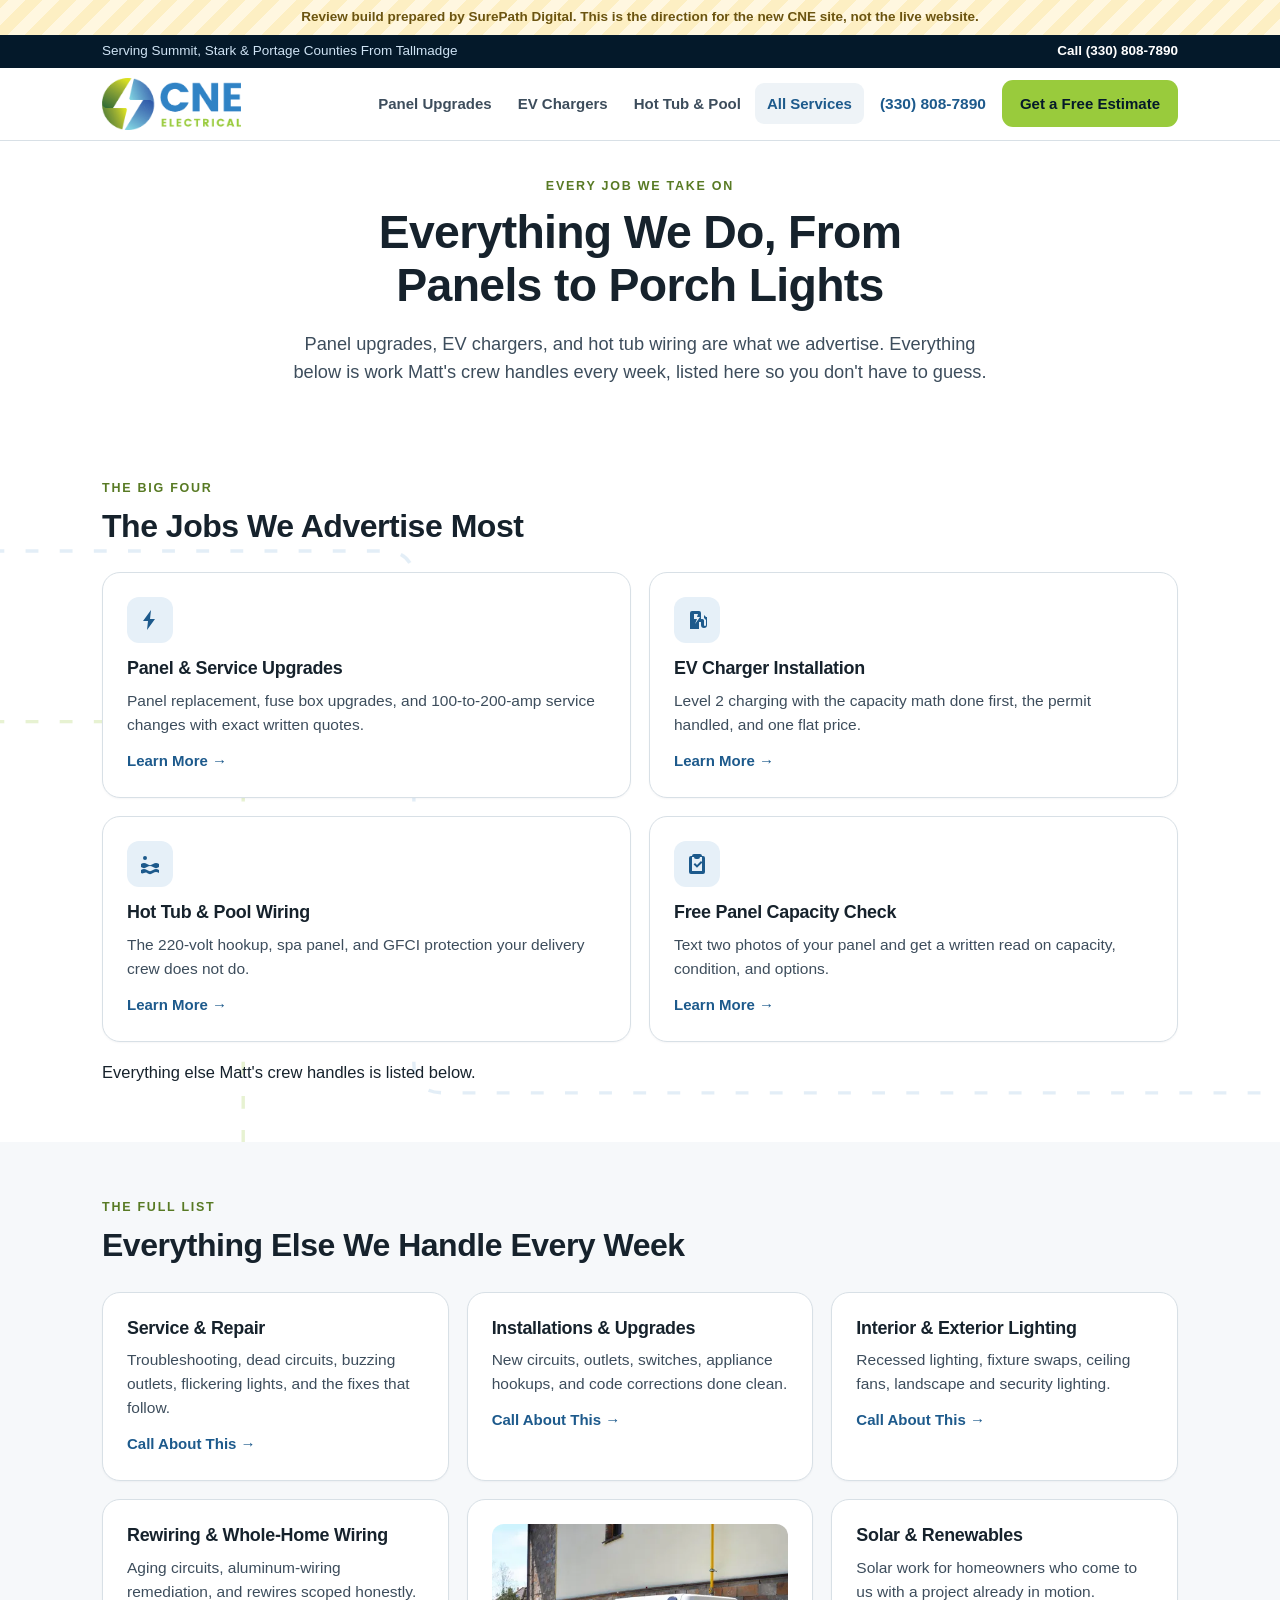
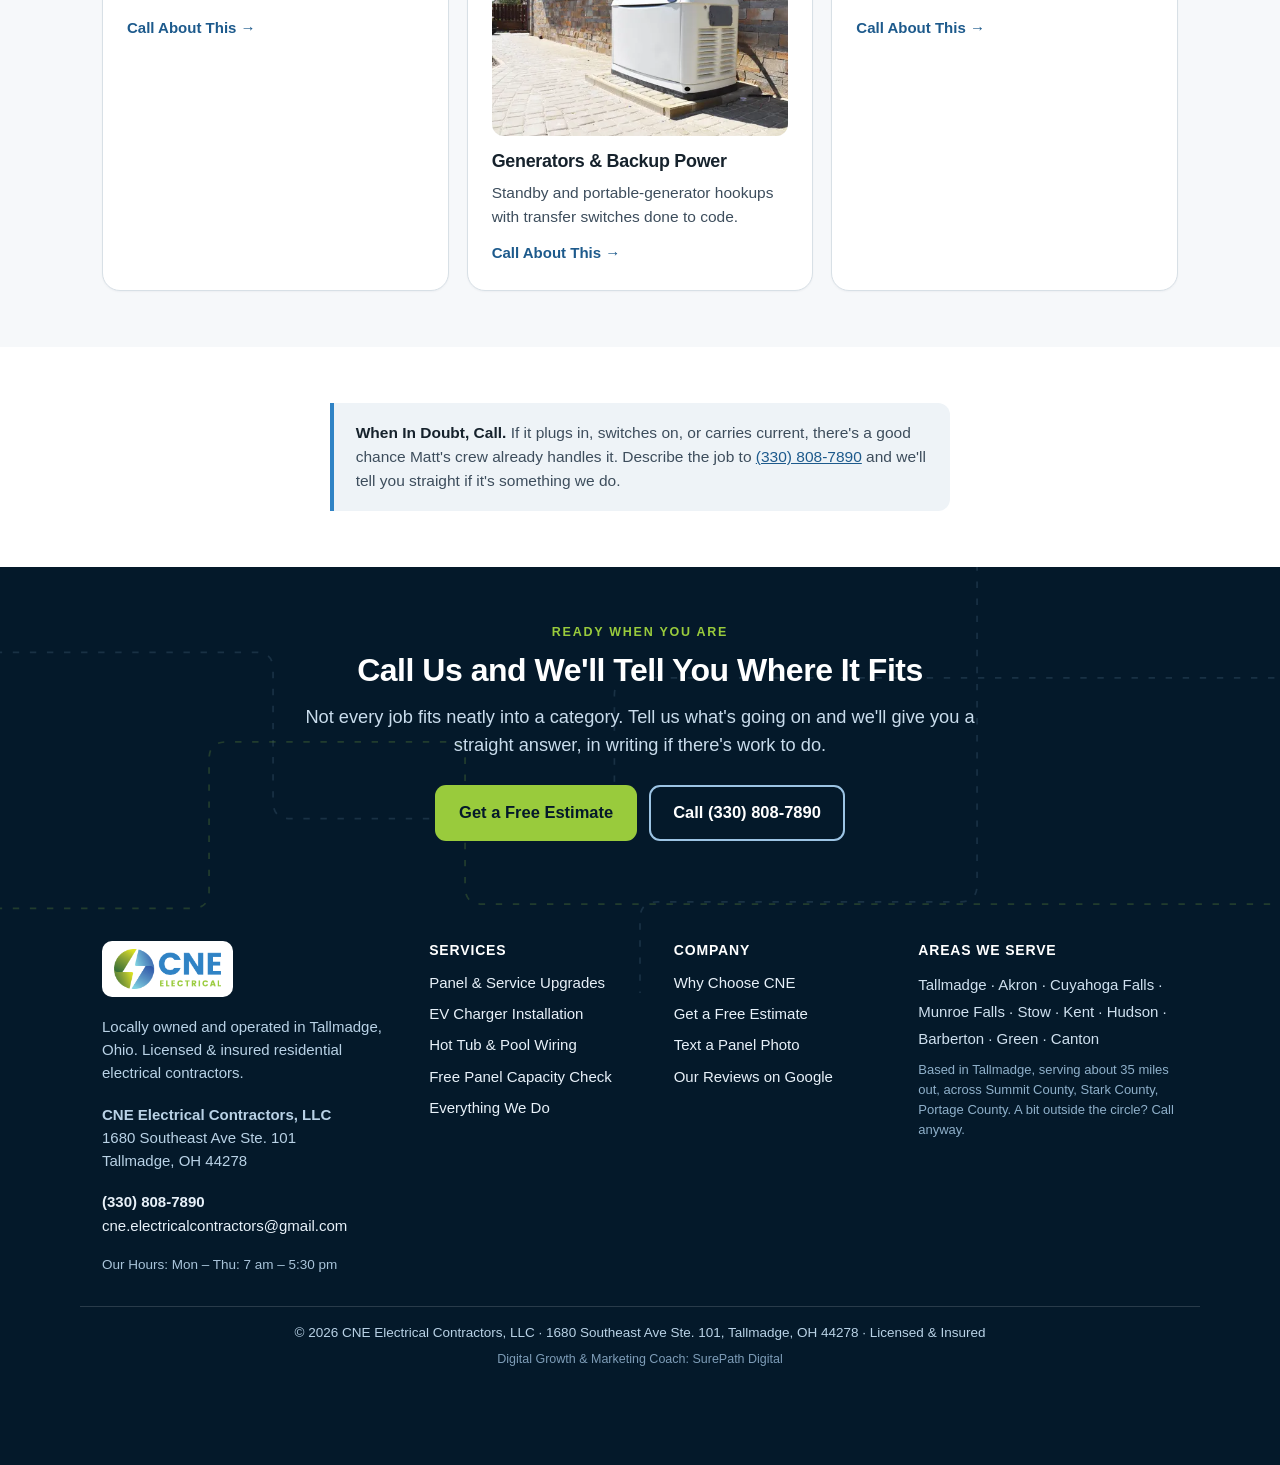
<file: services/index.html>
<!DOCTYPE html><html lang="en" data-astro-cid-5hce7sga> <head><meta charset="utf-8"><meta name="viewport" content="width=device-width, initial-scale=1"><title>Everything We Do | CNE Electrical Contractors, Tallmadge OH</title><meta name="description" content="The full list of electrical work CNE handles for Northeast Ohio homeowners: panels, EV chargers, hot tubs, lighting, rewiring, generators, and more."><meta name="robots" content="noindex, nofollow"><link rel="icon" href="/img/cne-logo-horizontal.png"><script type="application/ld+json">{"@context":"https://schema.org","@type":"Electrician","name":"CNE Electrical Contractors, LLC","url":"https://cneelectricalcontractors.com/","telephone":"+1-330-808-7890","address":{"@type":"PostalAddress","streetAddress":"1680 Southeast Ave Ste. 101","addressLocality":"Tallmadge","addressRegion":"OH","postalCode":"44278","addressCountry":"US"},"areaServed":[{"@type":"AdministrativeArea","name":"Summit County, OH"},{"@type":"AdministrativeArea","name":"Stark County, OH"},{"@type":"AdministrativeArea","name":"Portage County, OH"}]}</script><link rel="stylesheet" href="/_astro/ev-charger-installation.CtYqCQP9.css">
<style>.card-cta[data-astro-cid-52q5xhqt]{color:var(--blue-deep);font-weight:700;font-size:15px;margin-top:12px;display:inline-block;text-decoration:none}.card-cta[data-astro-cid-52q5xhqt]:hover{text-decoration:underline}
</style></head> <body data-astro-cid-5hce7sga> <a class="skip-link" href="#main" data-astro-cid-5hce7sga>Skip to Content</a> <div class="review-ribbon" data-astro-cid-5hce7sga>Review build prepared by SurePath Digital. This is the direction for the new CNE site, not the live website.</div> <div class="topbar" data-astro-cid-3ef6ksr2> <div class="wrap" data-astro-cid-3ef6ksr2> <span class="area" data-astro-cid-3ef6ksr2>Serving Summit, Stark & Portage Counties From Tallmadge</span> <a href="tel:+13308087890" data-loc="topbar" data-astro-cid-3ef6ksr2>Call (330) 808-7890</a> </div> </div> <header class="site" data-astro-cid-3ef6ksr2> <div class="wrap" data-astro-cid-3ef6ksr2> <a class="logo" href="/" aria-label="CNE Electrical Contractors home" data-astro-cid-3ef6ksr2> <img src="/img/cne-logo-horizontal.png" alt="CNE Electrical Contractors logo" width="350" height="131" data-astro-cid-3ef6ksr2> </a> <button class="nav-toggle" aria-expanded="false" aria-controls="mainnav" data-astro-cid-3ef6ksr2>Menu</button> <nav class="main" id="mainnav" aria-label="Main" data-astro-cid-3ef6ksr2> <ul data-astro-cid-3ef6ksr2> <li data-astro-cid-3ef6ksr2><a href="/panel-upgrade-akron/" data-astro-cid-3ef6ksr2>Panel Upgrades</a></li><li data-astro-cid-3ef6ksr2><a href="/ev-charger-installation/" data-astro-cid-3ef6ksr2>EV Chargers</a></li><li data-astro-cid-3ef6ksr2><a href="/hot-tub-pool-electrical/" data-astro-cid-3ef6ksr2>Hot Tub &amp; Pool</a></li><li data-astro-cid-3ef6ksr2><a href="/services/" aria-current="page" data-astro-cid-3ef6ksr2>All Services</a></li> </ul> </nav> <a class="header-phone" href="tel:+13308087890" data-loc="header" data-astro-cid-3ef6ksr2>(330) 808-7890</a> <a class="btn btn--cta header-cta" href="/free-estimate/" data-astro-cid-3ef6ksr2>Get a Free Estimate</a> </div> </header>  <main id="main" data-astro-cid-5hce7sga>  <section class="tight" data-section="hero" data-astro-cid-52q5xhqt> <div class="wrap" style="max-width:760px" data-astro-cid-52q5xhqt> <div class="center reveal in" data-astro-cid-52q5xhqt> <p class="eyebrow" data-astro-cid-52q5xhqt>Every Job We Take On</p> <h1 data-astro-cid-52q5xhqt>Everything We Do, From Panels to Porch Lights</h1> <p class="lede maxw-center mt-2" data-astro-cid-52q5xhqt>Panel upgrades, EV chargers, and hot tub wiring are what we advertise. Everything below is work Matt's crew handles every week, listed here so you don't have to guess.</p> </div> </div> </section> <section data-section="featured-services" data-astro-cid-52q5xhqt> <svg class="circuit" aria-hidden="true" viewBox="0 0 600 600" preserveAspectRatio="xMinYMin slice"><path d="M-20,60 H180 q14,0 14,14 V300 q0,14 14,14 H620"></path><path class="hot" d="M-20,140 H100 q14,0 14,14 V520 q0,14 14,14 H620"></path></svg> <div class="wrap" data-astro-cid-52q5xhqt> <p class="eyebrow" data-astro-cid-52q5xhqt>The Big Four</p> <h2 data-astro-cid-52q5xhqt>The Jobs We Advertise Most</h2> <div class="grid grid--2 mt-3" data-astro-cid-52q5xhqt> <a class="card card-link reveal" data-delay="1" href="/panel-upgrade-akron/" data-astro-cid-52q5xhqt> <div class="icon-chip" aria-hidden="true" data-astro-cid-52q5xhqt> <svg viewBox="0 0 24 24" fill="currentColor" data-astro-cid-52q5xhqt><path d="M13 2 5 13h5l-1 9 8-11h-5l1-9z" data-astro-cid-52q5xhqt></path></svg> </div> <h3 data-astro-cid-52q5xhqt>Panel &amp; Service Upgrades</h3> <p data-astro-cid-52q5xhqt>Panel replacement, fuse box upgrades, and 100-to-200-amp service changes with exact written quotes.</p> <span class="more" data-astro-cid-52q5xhqt>Learn More →</span> </a><a class="card card-link reveal" data-delay="2" href="/ev-charger-installation/" data-astro-cid-52q5xhqt> <div class="icon-chip" aria-hidden="true" data-astro-cid-52q5xhqt> <svg viewBox="0 0 24 24" fill="currentColor" data-astro-cid-52q5xhqt><path d="M7 3h7a2 2 0 0 1 2 2v6h1.5a1.5 1.5 0 0 1 1.5 1.5V17a1 1 0 1 0 2 0v-5l-2-2V7l2 2h1v8a3 3 0 1 1-6 0v-3h-2v7H5V5a2 2 0 0 1 2-2zm2 3v5h3l-2 5 5-7h-3l1-3H9z" data-astro-cid-52q5xhqt></path></svg> </div> <h3 data-astro-cid-52q5xhqt>EV Charger Installation</h3> <p data-astro-cid-52q5xhqt>Level 2 charging with the capacity math done first, the permit handled, and one flat price.</p> <span class="more" data-astro-cid-52q5xhqt>Learn More →</span> </a><a class="card card-link reveal" data-delay="1" href="/hot-tub-pool-electrical/" data-astro-cid-52q5xhqt> <div class="icon-chip" aria-hidden="true" data-astro-cid-52q5xhqt> <svg viewBox="0 0 24 24" fill="currentColor" data-astro-cid-52q5xhqt><path d="M3 12c2-1.5 4-1.5 6 0s4 1.5 6 0 4-1.5 6 0v3c-2 1.5-4 1.5-6 0s-4-1.5-6 0-4 1.5-6 0v-3zm0 6c2-1.5 4-1.5 6 0s4 1.5 6 0 4-1.5 6 0v3c-2-1.5-4-1.5-6 0s-4 1.5-6 0-4 1.5-6 0v-3zM7 4a2 2 0 1 1 0 4 2 2 0 0 1 0-4z" data-astro-cid-52q5xhqt></path></svg> </div> <h3 data-astro-cid-52q5xhqt>Hot Tub &amp; Pool Wiring</h3> <p data-astro-cid-52q5xhqt>The 220-volt hookup, spa panel, and GFCI protection your delivery crew does not do.</p> <span class="more" data-astro-cid-52q5xhqt>Learn More →</span> </a><a class="card card-link reveal" data-delay="2" href="/panel-capacity-check/" data-astro-cid-52q5xhqt> <div class="icon-chip" aria-hidden="true" data-astro-cid-52q5xhqt> <svg viewBox="0 0 24 24" fill="currentColor" data-astro-cid-52q5xhqt><path d="M9 2h6a2 2 0 0 1 2 2h1a2 2 0 0 1 2 2v14a2 2 0 0 1-2 2H6a2 2 0 0 1-2-2V6a2 2 0 0 1 2-2h1a2 2 0 0 1 2-2zm0 3H7v14h10V5h-2a2 2 0 0 1-2 2h-2a2 2 0 0 1-2-2zm1 6 2 2 4-4 1.4 1.4L12 15.8 8.6 12.4 10 11z" data-astro-cid-52q5xhqt></path></svg> </div> <h3 data-astro-cid-52q5xhqt>Free Panel Capacity Check</h3> <p data-astro-cid-52q5xhqt>Text two photos of your panel and get a written read on capacity, condition, and options.</p> <span class="more" data-astro-cid-52q5xhqt>Learn More →</span> </a> </div> <p class="mt-2" data-astro-cid-52q5xhqt>Everything else Matt's crew handles is listed below.</p> </div> </section> <section class="band" data-section="directory" data-astro-cid-52q5xhqt> <div class="wrap" data-astro-cid-52q5xhqt> <p class="eyebrow" data-astro-cid-52q5xhqt>The Full List</p> <h2 data-astro-cid-52q5xhqt>Everything Else We Handle Every Week</h2> <div class="grid grid--3 mt-3" data-astro-cid-52q5xhqt> <div class="card reveal" data-delay="1" data-astro-cid-52q5xhqt>  <h3 data-astro-cid-52q5xhqt>Service &amp; Repair</h3> <p data-astro-cid-52q5xhqt>Troubleshooting, dead circuits, buzzing outlets, flickering lights, and the fixes that follow.</p> <a class="card-cta" href="tel:+13308087890" data-loc="services-directory" data-astro-cid-52q5xhqt>Call About This →</a> </div><div class="card reveal" data-delay="2" data-astro-cid-52q5xhqt>  <h3 data-astro-cid-52q5xhqt>Installations &amp; Upgrades</h3> <p data-astro-cid-52q5xhqt>New circuits, outlets, switches, appliance hookups, and code corrections done clean.</p> <a class="card-cta" href="tel:+13308087890" data-loc="services-directory" data-astro-cid-52q5xhqt>Call About This →</a> </div><div class="card reveal" data-delay="3" data-astro-cid-52q5xhqt>  <h3 data-astro-cid-52q5xhqt>Interior &amp; Exterior Lighting</h3> <p data-astro-cid-52q5xhqt>Recessed lighting, fixture swaps, ceiling fans, landscape and security lighting.</p> <a class="card-cta" href="tel:+13308087890" data-loc="services-directory" data-astro-cid-52q5xhqt>Call About This →</a> </div><div class="card reveal" data-delay="1" data-astro-cid-52q5xhqt>  <h3 data-astro-cid-52q5xhqt>Rewiring &amp; Whole-Home Wiring</h3> <p data-astro-cid-52q5xhqt>Aging circuits, aluminum-wiring remediation, and rewires scoped honestly.</p> <a class="card-cta" href="tel:+13308087890" data-loc="services-directory" data-astro-cid-52q5xhqt>Call About This →</a> </div><div class="card reveal" data-delay="2" data-astro-cid-52q5xhqt> <img src="/_astro/web-2400-shutterstock_795716338.BXn9W4be_LyP7Y.webp" srcset="/_astro/web-2400-shutterstock_795716338.BXn9W4be_ZN0Uxk.webp 320w, /_astro/web-2400-shutterstock_795716338.BXn9W4be_1z5WcV.webp 480w, /_astro/web-2400-shutterstock_795716338.BXn9W4be_Z1xGtTS.webp 640w" alt="White standby generator installed on a concrete pad beside a house" sizes="(max-width: 720px) 90vw, 340px" style="border-radius:var(--radius); margin-bottom:14px;" data-astro-cid-52q5xhqt="true" loading="lazy" decoding="async" fetchpriority="auto" width="2400" height="1714"> <h3 data-astro-cid-52q5xhqt>Generators &amp; Backup Power</h3> <p data-astro-cid-52q5xhqt>Standby and portable-generator hookups with transfer switches done to code.</p> <a class="card-cta" href="tel:+13308087890" data-loc="services-directory" data-astro-cid-52q5xhqt>Call About This →</a> </div><div class="card reveal" data-delay="3" data-astro-cid-52q5xhqt>  <h3 data-astro-cid-52q5xhqt>Solar &amp; Renewables</h3> <p data-astro-cid-52q5xhqt>Solar work for homeowners who come to us with a project already in motion.</p> <a class="card-cta" href="tel:+13308087890" data-loc="services-directory" data-astro-cid-52q5xhqt>Call About This →</a> </div> </div> </div> </section> <section data-section="directory-note" data-astro-cid-52q5xhqt> <div class="wrap" data-astro-cid-52q5xhqt> <div class="factbox maxw-center reveal" data-astro-cid-52q5xhqt> <strong data-astro-cid-52q5xhqt>When In Doubt, Call.</strong> If it plugs in, switches on, or carries current, there's a good chance Matt's crew already handles it. Describe the job to <a href="tel:+13308087890" data-loc="services-note" data-astro-cid-52q5xhqt>(330) 808-7890</a> and we'll tell you straight if it's something we do.
</div> </div> </section> <section class="band band--blue" data-section="cta"> <svg class="circuit" aria-hidden="true" viewBox="0 0 1200 400" preserveAspectRatio="xMidYMid slice"><path d="M-20,80 H240 q16,0 16,16 V220 q0,16 16,16 H560 q16,0 16,-16 V120 q0,-16 16,-16 H1220"></path><path class="hot" d="M-20,320 H180 q16,0 16,-16 V180 q0,-16 16,-16 H420 q16,0 16,16 V300 q0,16 16,16 H1220"></path><path d="M600,420 V330 q0,-16 16,-16 H900 q16,0 16,-16 V-20"></path></svg> <div class="wrap center"> <p class="eyebrow">Ready When You Are</p> <h2 class="reveal in">Call Us and We&#39;ll Tell You Where It Fits</h2> <p class="lede maxw-center">Not every job fits neatly into a category. Tell us what&#39;s going on and we&#39;ll give you a straight answer, in writing if there&#39;s work to do.</p> <div class="cta-row" style="justify-content:center"> <a class="btn btn--cta" href="/free-estimate/">Get a Free Estimate</a> <a class="btn btn--ghost" href="tel:+13308087890" data-loc="footer-cta">Call (330) 808-7890</a> </div> </div> </section>  </main> <footer class="site" data-astro-cid-sz7xmlte> <div class="wrap cols" data-astro-cid-sz7xmlte> <div data-astro-cid-sz7xmlte> <span class="footer-logo" data-astro-cid-sz7xmlte><img src="/img/cne-logo-horizontal.png" alt="CNE Electrical Contractors logo" width="350" height="131" data-astro-cid-sz7xmlte></span> <p data-astro-cid-sz7xmlte>Locally owned and operated in Tallmadge, Ohio. Licensed & insured residential electrical contractors.</p> <address data-astro-cid-sz7xmlte> <p class="mt-2" data-astro-cid-sz7xmlte><strong data-astro-cid-sz7xmlte>CNE Electrical Contractors, LLC</strong><br data-astro-cid-sz7xmlte>1680 Southeast Ave Ste. 101<br data-astro-cid-sz7xmlte>Tallmadge, OH 44278</p> <p class="mt-2" data-astro-cid-sz7xmlte><a class="tel" href="tel:+13308087890" data-loc="footer" data-astro-cid-sz7xmlte>(330) 808-7890</a><br data-astro-cid-sz7xmlte><a href="mailto:cne.electricalcontractors@gmail.com" data-astro-cid-sz7xmlte>cne.electricalcontractors@gmail.com</a></p> <p class="mt-2 hours" data-astro-cid-sz7xmlte>Our Hours: Mon – Thu: 7 am – 5:30 pm</p> </address> </div> <div data-astro-cid-sz7xmlte> <h3 data-astro-cid-sz7xmlte>Services</h3> <ul data-astro-cid-sz7xmlte> <li data-astro-cid-sz7xmlte><a href="/panel-upgrade-akron/" data-astro-cid-sz7xmlte>Panel &amp; Service Upgrades</a></li><li data-astro-cid-sz7xmlte><a href="/ev-charger-installation/" data-astro-cid-sz7xmlte>EV Charger Installation</a></li><li data-astro-cid-sz7xmlte><a href="/hot-tub-pool-electrical/" data-astro-cid-sz7xmlte>Hot Tub &amp; Pool Wiring</a></li><li data-astro-cid-sz7xmlte><a href="/panel-capacity-check/" data-astro-cid-sz7xmlte>Free Panel Capacity Check</a></li> <li data-astro-cid-sz7xmlte><a href="/services/" data-astro-cid-sz7xmlte>Everything We Do</a></li> </ul> </div> <div data-astro-cid-sz7xmlte> <h3 data-astro-cid-sz7xmlte>Company</h3> <ul data-astro-cid-sz7xmlte> <li data-astro-cid-sz7xmlte><a href="/why-choose-cne/" data-astro-cid-sz7xmlte>Why Choose CNE</a></li> <li data-astro-cid-sz7xmlte><a href="/free-estimate/" data-astro-cid-sz7xmlte>Get a Free Estimate</a></li> <li data-astro-cid-sz7xmlte><a href="sms:+13308087890" data-astro-cid-sz7xmlte>Text a Panel Photo</a></li> <li data-astro-cid-sz7xmlte><a href="https://www.google.com/search?q=CNE+Electrical+Contractors+Tallmadge+OH+reviews" rel="noopener" target="_blank" data-astro-cid-sz7xmlte>Our Reviews on Google</a></li> </ul> </div> <div data-astro-cid-sz7xmlte> <h3 data-astro-cid-sz7xmlte>Areas We Serve</h3> <p class="areas" data-astro-cid-sz7xmlte>Tallmadge · Akron · Cuyahoga Falls · Munroe Falls · Stow · Kent · Hudson · Barberton · Green · Canton</p> <p class="small-note" data-astro-cid-sz7xmlte>Based in Tallmadge, serving about 35 miles out, across Summit County, Stark County, Portage County. A bit outside the circle? Call anyway.</p> </div> </div> <div class="wrap legal" data-astro-cid-sz7xmlte> <p data-astro-cid-sz7xmlte>© 2026 CNE Electrical Contractors, LLC · 1680 Southeast Ave Ste. 101, Tallmadge, OH 44278 · Licensed & Insured</p> <p class="credit" data-astro-cid-sz7xmlte>Digital Growth & Marketing Coach: SurePath Digital</p> </div> </footer>  <div class="callbar" role="navigation" aria-label="Quick contact" data-astro-cid-4q53tzap> <a class="call" href="tel:+13308087890" data-loc="callbar" data-astro-cid-4q53tzap>Call Now</a> <a class="cta" href="/free-estimate/" data-astro-cid-4q53tzap>Get a Free Estimate</a> </div>  <script src="/js/site.js" defer></script> </body> </html>
</file>
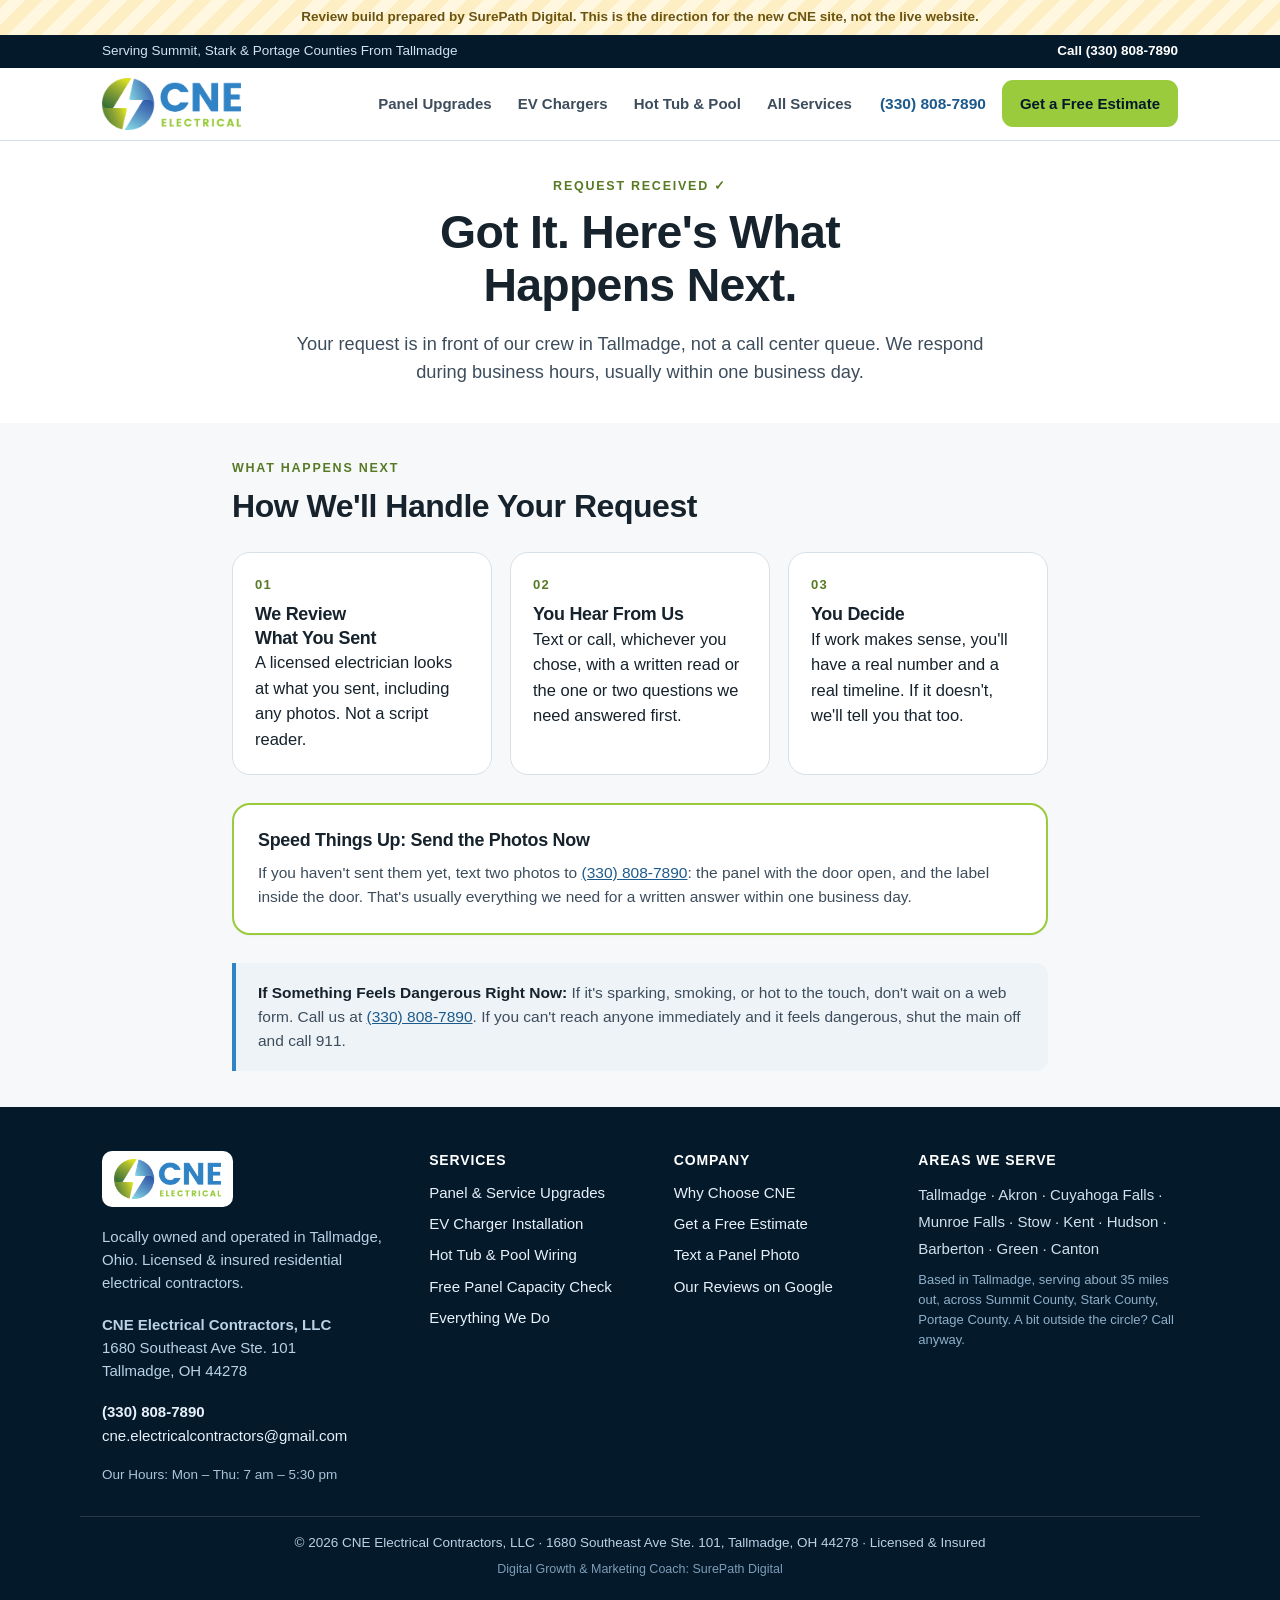
<file: thank-you/index.html>
<!DOCTYPE html><html lang="en" data-astro-cid-5hce7sga> <head><meta charset="utf-8"><meta name="viewport" content="width=device-width, initial-scale=1"><title>Got It. Here&#39;s What Happens Next | CNE Electrical Contractors</title><meta name="description" content="Your request is in. Here's exactly what happens next, and how to speed things up with panel photos."><meta name="robots" content="noindex, nofollow"><link rel="icon" href="/img/cne-logo-horizontal.png"><script type="application/ld+json">{"@context":"https://schema.org","@type":"Electrician","name":"CNE Electrical Contractors, LLC","url":"https://cneelectricalcontractors.com/","telephone":"+1-330-808-7890","address":{"@type":"PostalAddress","streetAddress":"1680 Southeast Ave Ste. 101","addressLocality":"Tallmadge","addressRegion":"OH","postalCode":"44278","addressCountry":"US"},"areaServed":[{"@type":"AdministrativeArea","name":"Summit County, OH"},{"@type":"AdministrativeArea","name":"Stark County, OH"},{"@type":"AdministrativeArea","name":"Portage County, OH"}]}</script><link rel="stylesheet" href="/_astro/ev-charger-installation.CtYqCQP9.css"></head> <body data-astro-cid-5hce7sga> <a class="skip-link" href="#main" data-astro-cid-5hce7sga>Skip to Content</a> <div class="review-ribbon" data-astro-cid-5hce7sga>Review build prepared by SurePath Digital. This is the direction for the new CNE site, not the live website.</div> <div class="topbar" data-astro-cid-3ef6ksr2> <div class="wrap" data-astro-cid-3ef6ksr2> <span class="area" data-astro-cid-3ef6ksr2>Serving Summit, Stark & Portage Counties From Tallmadge</span> <a href="tel:+13308087890" data-loc="topbar" data-astro-cid-3ef6ksr2>Call (330) 808-7890</a> </div> </div> <header class="site" data-astro-cid-3ef6ksr2> <div class="wrap" data-astro-cid-3ef6ksr2> <a class="logo" href="/" aria-label="CNE Electrical Contractors home" data-astro-cid-3ef6ksr2> <img src="/img/cne-logo-horizontal.png" alt="CNE Electrical Contractors logo" width="350" height="131" data-astro-cid-3ef6ksr2> </a> <button class="nav-toggle" aria-expanded="false" aria-controls="mainnav" data-astro-cid-3ef6ksr2>Menu</button> <nav class="main" id="mainnav" aria-label="Main" data-astro-cid-3ef6ksr2> <ul data-astro-cid-3ef6ksr2> <li data-astro-cid-3ef6ksr2><a href="/panel-upgrade-akron/" data-astro-cid-3ef6ksr2>Panel Upgrades</a></li><li data-astro-cid-3ef6ksr2><a href="/ev-charger-installation/" data-astro-cid-3ef6ksr2>EV Chargers</a></li><li data-astro-cid-3ef6ksr2><a href="/hot-tub-pool-electrical/" data-astro-cid-3ef6ksr2>Hot Tub &amp; Pool</a></li><li data-astro-cid-3ef6ksr2><a href="/services/" data-astro-cid-3ef6ksr2>All Services</a></li> </ul> </nav> <a class="header-phone" href="tel:+13308087890" data-loc="header" data-astro-cid-3ef6ksr2>(330) 808-7890</a> <a class="btn btn--cta header-cta" href="/free-estimate/" data-astro-cid-3ef6ksr2>Get a Free Estimate</a> </div> </header>  <main id="main" data-astro-cid-5hce7sga>  <section class="tight" data-section="confirm"> <div class="wrap" style="max-width:760px"> <div class="center reveal in"> <p class="eyebrow">Request Received ✓</p> <h1>Got It. Here's What Happens Next.</h1> <p class="lede maxw-center mt-2">Your request is in front of our crew in Tallmadge, not a call center queue. We respond during business hours, usually within one business day.</p> </div> </div> </section> <section class="tight band" data-section="next"> <div class="wrap" style="max-width:860px"> <p class="eyebrow">What Happens Next</p> <h2>How We'll Handle Your Request</h2> <div class="steps mt-3"> <div class="step reveal"> <h3>We Review What You Sent</h3> <p>A licensed electrician looks at what you sent, including any photos. Not a script reader.</p> </div> <div class="step reveal" data-delay="1"> <h3>You Hear From Us</h3> <p>Text or call, whichever you chose, with a written read or the one or two questions we need answered first.</p> </div> <div class="step reveal" data-delay="2"> <h3>You Decide</h3> <p>If work makes sense, you'll have a real number and a real timeline. If it doesn't, we'll tell you that too.</p> </div> </div> <div class="card mt-3 reveal" style="border-width:2px; border-color:var(--green)"> <h3>Speed Things Up: Send the Photos Now</h3> <p>If you haven't sent them yet, text two photos to <a href="sms:+13308087890" data-loc="thanks-sms">(330) 808-7890</a>: the panel with the door open, and the label inside the door. That's usually everything we need for a written answer within one business day.</p> </div> <div class="factbox mt-3 reveal" data-delay="1"> <strong>If Something Feels Dangerous Right Now:</strong> If it's sparking, smoking, or hot to the touch, don't wait on a web form. Call us at <a href="tel:+13308087890" data-loc="thanks-urgent">(330) 808-7890</a>. If you can't reach anyone immediately and it feels dangerous, shut the main off and call 911.
</div> </div> </section>  </main> <footer class="site" data-astro-cid-sz7xmlte> <div class="wrap cols" data-astro-cid-sz7xmlte> <div data-astro-cid-sz7xmlte> <span class="footer-logo" data-astro-cid-sz7xmlte><img src="/img/cne-logo-horizontal.png" alt="CNE Electrical Contractors logo" width="350" height="131" data-astro-cid-sz7xmlte></span> <p data-astro-cid-sz7xmlte>Locally owned and operated in Tallmadge, Ohio. Licensed & insured residential electrical contractors.</p> <address data-astro-cid-sz7xmlte> <p class="mt-2" data-astro-cid-sz7xmlte><strong data-astro-cid-sz7xmlte>CNE Electrical Contractors, LLC</strong><br data-astro-cid-sz7xmlte>1680 Southeast Ave Ste. 101<br data-astro-cid-sz7xmlte>Tallmadge, OH 44278</p> <p class="mt-2" data-astro-cid-sz7xmlte><a class="tel" href="tel:+13308087890" data-loc="footer" data-astro-cid-sz7xmlte>(330) 808-7890</a><br data-astro-cid-sz7xmlte><a href="mailto:cne.electricalcontractors@gmail.com" data-astro-cid-sz7xmlte>cne.electricalcontractors@gmail.com</a></p> <p class="mt-2 hours" data-astro-cid-sz7xmlte>Our Hours: Mon – Thu: 7 am – 5:30 pm</p> </address> </div> <div data-astro-cid-sz7xmlte> <h3 data-astro-cid-sz7xmlte>Services</h3> <ul data-astro-cid-sz7xmlte> <li data-astro-cid-sz7xmlte><a href="/panel-upgrade-akron/" data-astro-cid-sz7xmlte>Panel &amp; Service Upgrades</a></li><li data-astro-cid-sz7xmlte><a href="/ev-charger-installation/" data-astro-cid-sz7xmlte>EV Charger Installation</a></li><li data-astro-cid-sz7xmlte><a href="/hot-tub-pool-electrical/" data-astro-cid-sz7xmlte>Hot Tub &amp; Pool Wiring</a></li><li data-astro-cid-sz7xmlte><a href="/panel-capacity-check/" data-astro-cid-sz7xmlte>Free Panel Capacity Check</a></li> <li data-astro-cid-sz7xmlte><a href="/services/" data-astro-cid-sz7xmlte>Everything We Do</a></li> </ul> </div> <div data-astro-cid-sz7xmlte> <h3 data-astro-cid-sz7xmlte>Company</h3> <ul data-astro-cid-sz7xmlte> <li data-astro-cid-sz7xmlte><a href="/why-choose-cne/" data-astro-cid-sz7xmlte>Why Choose CNE</a></li> <li data-astro-cid-sz7xmlte><a href="/free-estimate/" data-astro-cid-sz7xmlte>Get a Free Estimate</a></li> <li data-astro-cid-sz7xmlte><a href="sms:+13308087890" data-astro-cid-sz7xmlte>Text a Panel Photo</a></li> <li data-astro-cid-sz7xmlte><a href="https://www.google.com/search?q=CNE+Electrical+Contractors+Tallmadge+OH+reviews" rel="noopener" target="_blank" data-astro-cid-sz7xmlte>Our Reviews on Google</a></li> </ul> </div> <div data-astro-cid-sz7xmlte> <h3 data-astro-cid-sz7xmlte>Areas We Serve</h3> <p class="areas" data-astro-cid-sz7xmlte>Tallmadge · Akron · Cuyahoga Falls · Munroe Falls · Stow · Kent · Hudson · Barberton · Green · Canton</p> <p class="small-note" data-astro-cid-sz7xmlte>Based in Tallmadge, serving about 35 miles out, across Summit County, Stark County, Portage County. A bit outside the circle? Call anyway.</p> </div> </div> <div class="wrap legal" data-astro-cid-sz7xmlte> <p data-astro-cid-sz7xmlte>© 2026 CNE Electrical Contractors, LLC · 1680 Southeast Ave Ste. 101, Tallmadge, OH 44278 · Licensed & Insured</p> <p class="credit" data-astro-cid-sz7xmlte>Digital Growth & Marketing Coach: SurePath Digital</p> </div> </footer>  <div class="callbar" role="navigation" aria-label="Quick contact" data-astro-cid-4q53tzap> <a class="call" href="tel:+13308087890" data-loc="callbar" data-astro-cid-4q53tzap>Call Now</a> <a class="cta" href="/free-estimate/" data-astro-cid-4q53tzap>Get a Free Estimate</a> </div>  <script src="/js/site.js" defer></script> </body> </html>
</file>
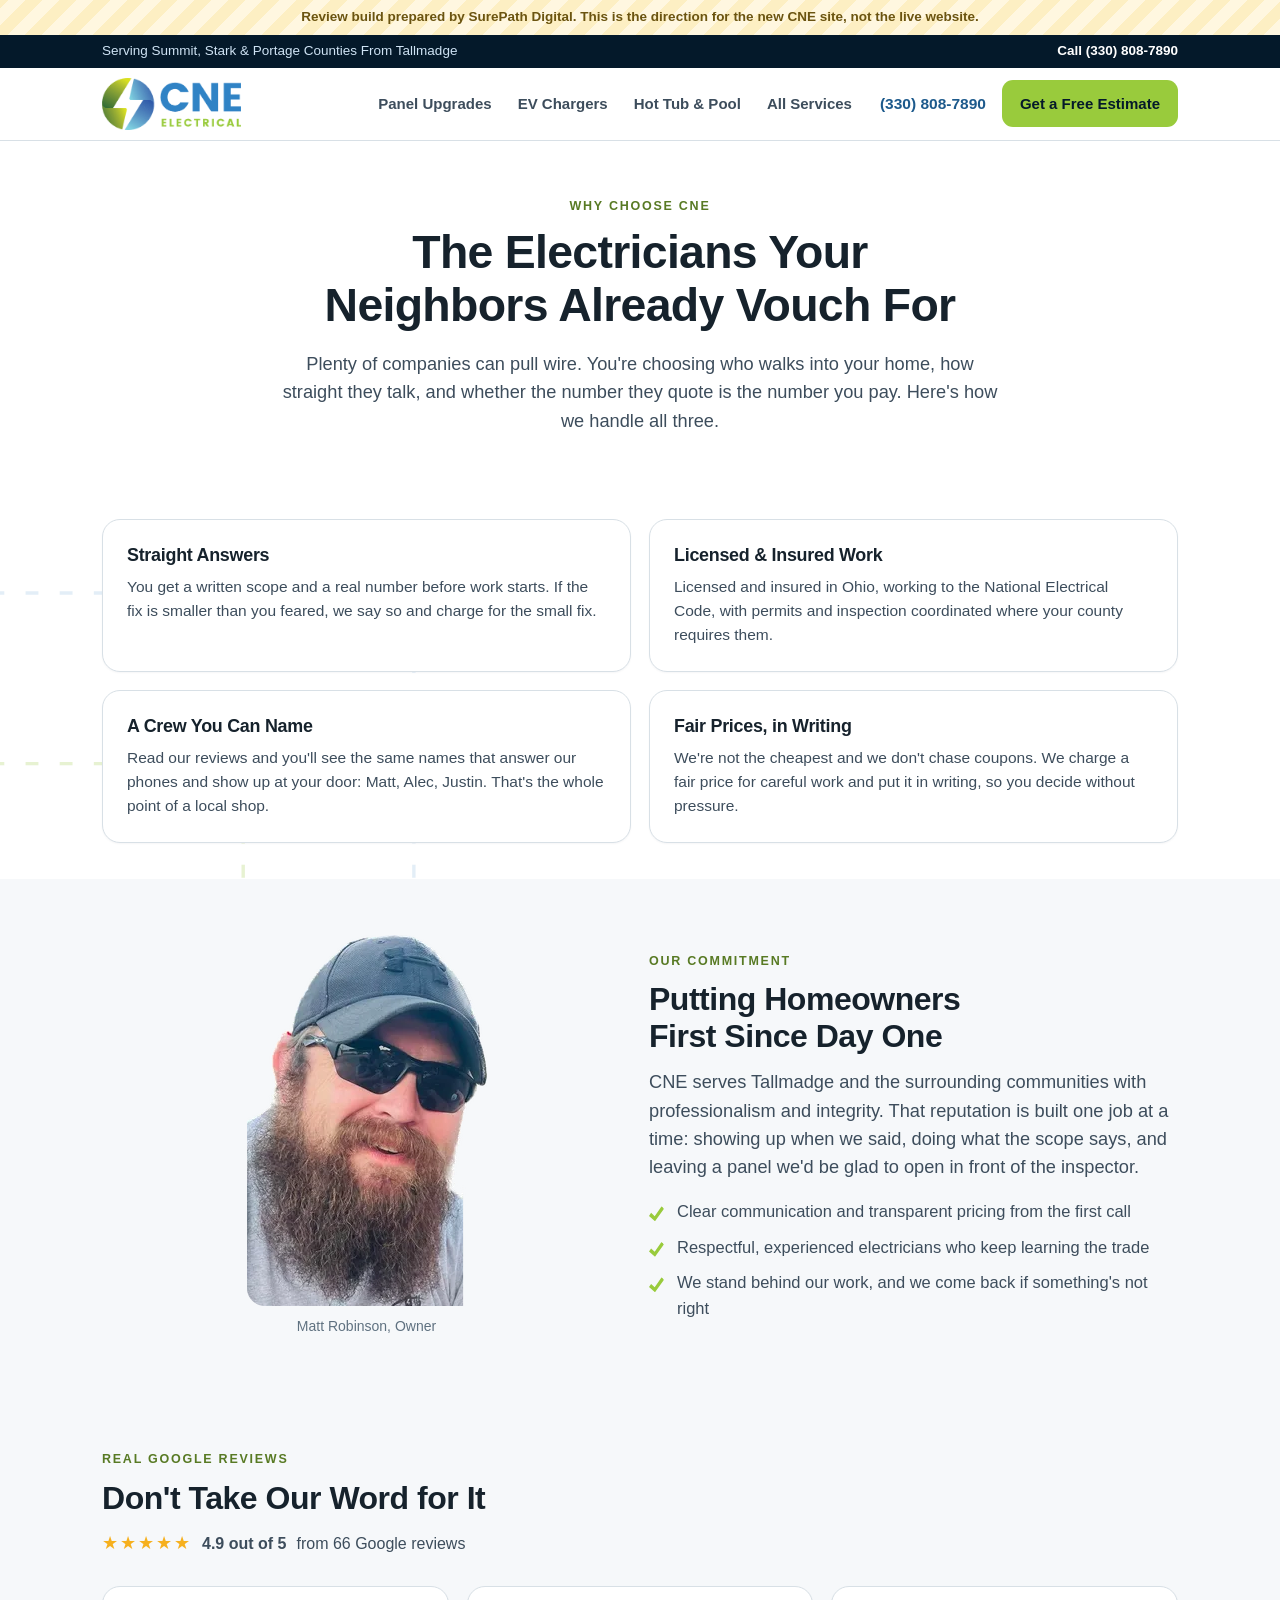
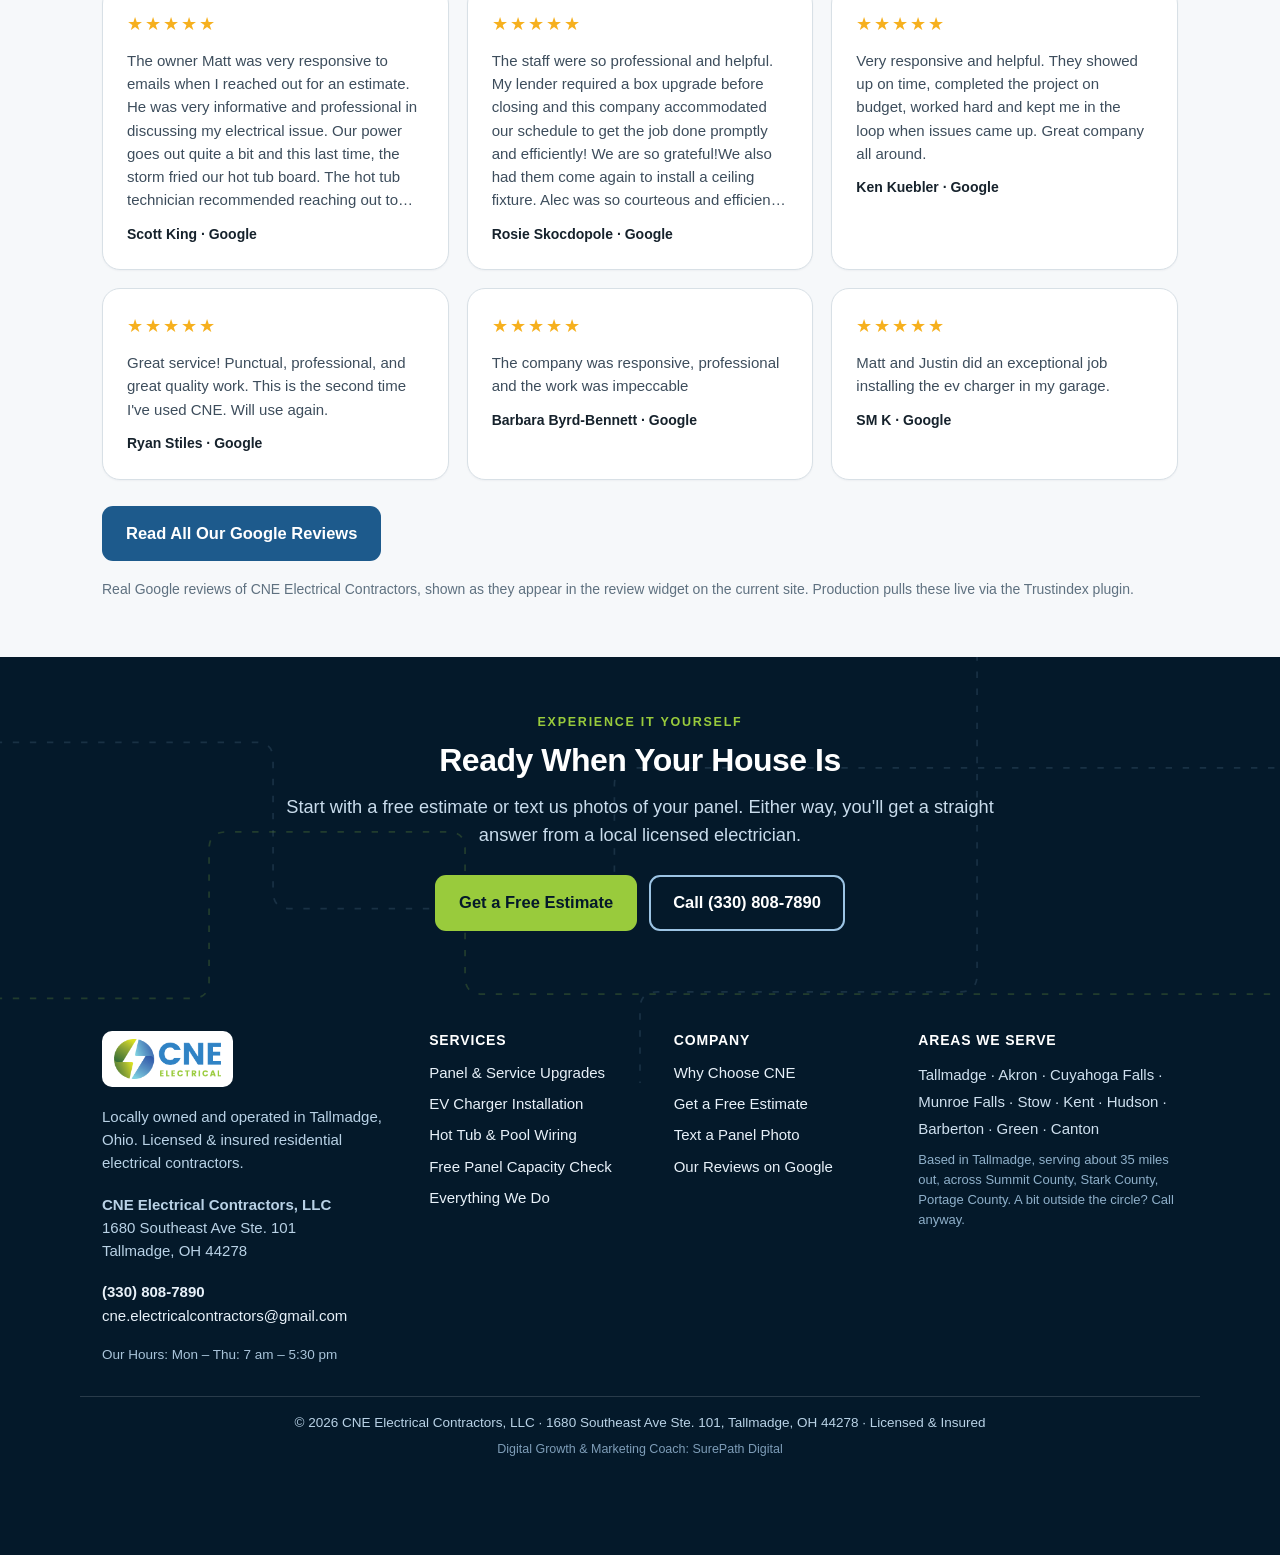
<file: why-choose-cne/index.html>
<!DOCTYPE html><html lang="en" data-astro-cid-5hce7sga> <head><meta charset="utf-8"><meta name="viewport" content="width=device-width, initial-scale=1"><title>Why Choose CNE Electrical | Licensed Electricians in Tallmadge, OH</title><meta name="description" content="Why homeowners across Summit, Stark and Portage counties choose CNE Electrical: written quotes, straight answers, licensed and insured work, and real Google reviews that back it up."><meta name="robots" content="noindex, nofollow"><link rel="icon" href="/img/cne-logo-horizontal.png"><script type="application/ld+json">{"@context":"https://schema.org","@type":"Electrician","name":"CNE Electrical Contractors, LLC","url":"https://cneelectricalcontractors.com/","telephone":"+1-330-808-7890","address":{"@type":"PostalAddress","streetAddress":"1680 Southeast Ave Ste. 101","addressLocality":"Tallmadge","addressRegion":"OH","postalCode":"44278","addressCountry":"US"},"areaServed":[{"@type":"AdministrativeArea","name":"Summit County, OH"},{"@type":"AdministrativeArea","name":"Stark County, OH"},{"@type":"AdministrativeArea","name":"Portage County, OH"}]}</script><link rel="stylesheet" href="/_astro/ev-charger-installation.CtYqCQP9.css">
<style>.agg[data-astro-cid-xblgi5op]{display:flex;align-items:center;gap:10px;font-size:16px;color:var(--ink-2)}.stars[data-astro-cid-xblgi5op]{color:#f6b01e;font-size:18px;letter-spacing:2px}.card[data-astro-cid-xblgi5op] .stars[data-astro-cid-xblgi5op]{margin-bottom:10px}.quote[data-astro-cid-xblgi5op]{font-size:15px;color:var(--ink-2);display:-webkit-box;-webkit-line-clamp:7;-webkit-box-orient:vertical;overflow:hidden}.who[data-astro-cid-xblgi5op]{margin-top:12px;font-weight:700;font-size:14px;color:var(--ink)}
.hero-copy[data-astro-cid-d3qbtwu4]{padding:56px 0 30px}
</style></head> <body data-astro-cid-5hce7sga> <a class="skip-link" href="#main" data-astro-cid-5hce7sga>Skip to Content</a> <div class="review-ribbon" data-astro-cid-5hce7sga>Review build prepared by SurePath Digital. This is the direction for the new CNE site, not the live website.</div> <div class="topbar" data-astro-cid-3ef6ksr2> <div class="wrap" data-astro-cid-3ef6ksr2> <span class="area" data-astro-cid-3ef6ksr2>Serving Summit, Stark & Portage Counties From Tallmadge</span> <a href="tel:+13308087890" data-loc="topbar" data-astro-cid-3ef6ksr2>Call (330) 808-7890</a> </div> </div> <header class="site" data-astro-cid-3ef6ksr2> <div class="wrap" data-astro-cid-3ef6ksr2> <a class="logo" href="/" aria-label="CNE Electrical Contractors home" data-astro-cid-3ef6ksr2> <img src="/img/cne-logo-horizontal.png" alt="CNE Electrical Contractors logo" width="350" height="131" data-astro-cid-3ef6ksr2> </a> <button class="nav-toggle" aria-expanded="false" aria-controls="mainnav" data-astro-cid-3ef6ksr2>Menu</button> <nav class="main" id="mainnav" aria-label="Main" data-astro-cid-3ef6ksr2> <ul data-astro-cid-3ef6ksr2> <li data-astro-cid-3ef6ksr2><a href="/panel-upgrade-akron/" data-astro-cid-3ef6ksr2>Panel Upgrades</a></li><li data-astro-cid-3ef6ksr2><a href="/ev-charger-installation/" data-astro-cid-3ef6ksr2>EV Chargers</a></li><li data-astro-cid-3ef6ksr2><a href="/hot-tub-pool-electrical/" data-astro-cid-3ef6ksr2>Hot Tub &amp; Pool</a></li><li data-astro-cid-3ef6ksr2><a href="/services/" data-astro-cid-3ef6ksr2>All Services</a></li> </ul> </nav> <a class="header-phone" href="tel:+13308087890" data-loc="header" data-astro-cid-3ef6ksr2>(330) 808-7890</a> <a class="btn btn--cta header-cta" href="/free-estimate/" data-astro-cid-3ef6ksr2>Get a Free Estimate</a> </div> </header>  <main id="main" data-astro-cid-5hce7sga>  <section class="hero-copy" data-section="hero" data-astro-cid-d3qbtwu4> <div class="wrap center" data-astro-cid-d3qbtwu4> <p class="eyebrow" data-astro-cid-d3qbtwu4>Why Choose CNE</p> <h1 data-astro-cid-d3qbtwu4>The Electricians Your Neighbors Already Vouch For</h1> <p class="lede maxw-center mt-2" data-astro-cid-d3qbtwu4>Plenty of companies can pull wire. You're choosing who walks into your home, how straight they talk, and whether the number they quote is the number you pay. Here's how we handle all three.</p> </div> </section> <section class="tight" data-section="values" data-astro-cid-d3qbtwu4> <svg class="circuit" aria-hidden="true" viewBox="0 0 600 600" preserveAspectRatio="xMinYMin slice"><path d="M-20,60 H180 q14,0 14,14 V300 q0,14 14,14 H620"></path><path class="hot" d="M-20,140 H100 q14,0 14,14 V520 q0,14 14,14 H620"></path></svg> <div class="wrap" data-astro-cid-d3qbtwu4> <div class="grid grid--2 mt-2" data-astro-cid-d3qbtwu4> <div class="card reveal" data-astro-cid-d3qbtwu4> <h3 data-astro-cid-d3qbtwu4>Straight Answers</h3> <p data-astro-cid-d3qbtwu4>You get a written scope and a real number before work starts. If the fix is smaller than you feared, we say so and charge for the small fix.</p> </div> <div class="card reveal" data-delay="1" data-astro-cid-d3qbtwu4> <h3 data-astro-cid-d3qbtwu4>Licensed & Insured Work</h3> <p data-astro-cid-d3qbtwu4>Licensed and insured in Ohio, working to the National Electrical Code, with permits and inspection coordinated where your county requires them.</p> </div> <div class="card reveal" data-delay="2" data-astro-cid-d3qbtwu4> <h3 data-astro-cid-d3qbtwu4>A Crew You Can Name</h3> <p data-astro-cid-d3qbtwu4>Read our reviews and you'll see the same names that answer our phones and show up at your door: Matt, Alec, Justin. That's the whole point of a local shop.</p> </div> <div class="card reveal" data-delay="3" data-astro-cid-d3qbtwu4> <h3 data-astro-cid-d3qbtwu4>Fair Prices, in Writing</h3> <p data-astro-cid-d3qbtwu4>We're not the cheapest and we don't chase coupons. We charge a fair price for careful work and put it in writing, so you decide without pressure.</p> </div> </div> </div> </section> <section class="band" data-section="meet" data-astro-cid-d3qbtwu4> <div class="wrap" data-astro-cid-d3qbtwu4> <div class="grid grid--2" style="align-items:center" data-astro-cid-d3qbtwu4> <div class="center reveal" data-astro-cid-d3qbtwu4> <img src="/_astro/Matt-Ballcap.CdkfSdMU_Z17Q6Tl.webp" srcset="/_astro/Matt-Ballcap.CdkfSdMU_cpCYt.webp 240w, /_astro/Matt-Ballcap.CdkfSdMU_ZgqMAt.webp 480w" alt="Matt Robinson, owner of CNE Electrical Contractors" sizes="240px" style="max-width:240px;border-radius:18px;margin-inline:auto" data-astro-cid-d3qbtwu4="true" loading="lazy" decoding="async" fetchpriority="auto" width="551" height="851"> <p class="small mt-1" data-astro-cid-d3qbtwu4>Matt Robinson, Owner</p> </div> <div class="reveal" data-delay="1" data-astro-cid-d3qbtwu4> <p class="eyebrow" data-astro-cid-d3qbtwu4>Our Commitment</p> <h2 data-astro-cid-d3qbtwu4>Putting Homeowners First Since Day One</h2> <p class="lede" data-astro-cid-d3qbtwu4>CNE serves Tallmadge and the surrounding communities with professionalism and integrity. That reputation is built one job at a time: showing up when we said, doing what the scope says, and leaving a panel we'd be glad to open in front of the inspector.</p> <ul class="checks mt-2" data-astro-cid-d3qbtwu4> <li data-astro-cid-d3qbtwu4>Clear communication and transparent pricing from the first call</li> <li data-astro-cid-d3qbtwu4>Respectful, experienced electricians who keep learning the trade</li> <li data-astro-cid-d3qbtwu4>We stand behind our work, and we come back if something's not right</li> </ul> </div> </div> </div> </section> <section class="band" data-section="reviews" data-astro-cid-xblgi5op> <div class="wrap" data-astro-cid-xblgi5op> <p class="eyebrow" data-astro-cid-xblgi5op>Real Google Reviews</p> <h2 data-astro-cid-xblgi5op>Don&#39;t Take Our Word for It</h2> <p class="agg" aria-label="Google rating 4.9 out of 5 based on 66 reviews" data-astro-cid-xblgi5op> <span class="stars" data-astro-cid-xblgi5op>★★★★★</span> <strong data-astro-cid-xblgi5op>4.9 out of 5</strong> from 66 Google reviews
</p> <div class="grid grid--3 mt-3" data-astro-cid-xblgi5op> <article class="card reveal" data-delay="1" data-astro-cid-xblgi5op> <div class="stars" aria-label="5 out of 5 stars" data-astro-cid-xblgi5op>★★★★★</div> <p class="quote" data-astro-cid-xblgi5op>The owner Matt was very responsive to emails when I reached out for an estimate. He was very informative and professional in discussing my electrical issue. Our power goes out quite a bit and this last time, the storm fried our hot tub board. The hot tub technician recommended reaching out to who installed the electrical for the unit. When I did so, they took 2 weeks to send an estimate for a surge protector. Matt gave me feedback immediately and was out here within a week. Also, the other electrical company wanted twice as much as CNE, and that was for only a surge protector on just the hot tub. CNE installed an entire house/breaker panel surge protector for half the price. I will contact them for any future electrical needs. They are fast, efficient, very reasonably priced, and professional.</p> <p class="who" data-astro-cid-xblgi5op>Scott King · Google</p> </article><article class="card reveal" data-delay="2" data-astro-cid-xblgi5op> <div class="stars" aria-label="5 out of 5 stars" data-astro-cid-xblgi5op>★★★★★</div> <p class="quote" data-astro-cid-xblgi5op>The staff were so professional and helpful. My lender required a box upgrade before closing and this company accommodated our schedule to get the job done promptly and efficiently! We are so grateful!We also had them come again to install a ceiling fixture. Alec was so courteous and efficient and clever in figuring everything out! Its perfect! Most recently, Justin came out and troubleshot the outlets and switches that previously didn&#39;t seem to do anything and he was able to identify and label and repair each item in question. It brings much comfort knowing everything is safe and back to working order!</p> <p class="who" data-astro-cid-xblgi5op>Rosie Skocdopole · Google</p> </article><article class="card reveal" data-delay="3" data-astro-cid-xblgi5op> <div class="stars" aria-label="5 out of 5 stars" data-astro-cid-xblgi5op>★★★★★</div> <p class="quote" data-astro-cid-xblgi5op>Very responsive and helpful. They showed up on time, completed the project on budget, worked hard and kept me in the loop when issues came up. Great company all around.</p> <p class="who" data-astro-cid-xblgi5op>Ken Kuebler · Google</p> </article><article class="card reveal" data-delay="1" data-astro-cid-xblgi5op> <div class="stars" aria-label="5 out of 5 stars" data-astro-cid-xblgi5op>★★★★★</div> <p class="quote" data-astro-cid-xblgi5op>Great service! Punctual, professional, and great quality work. This is the second time I&#39;ve used CNE. Will use again.</p> <p class="who" data-astro-cid-xblgi5op>Ryan Stiles · Google</p> </article><article class="card reveal" data-delay="2" data-astro-cid-xblgi5op> <div class="stars" aria-label="5 out of 5 stars" data-astro-cid-xblgi5op>★★★★★</div> <p class="quote" data-astro-cid-xblgi5op>The company was responsive, professional and the work was impeccable</p> <p class="who" data-astro-cid-xblgi5op>Barbara Byrd-Bennett · Google</p> </article><article class="card reveal" data-delay="3" data-astro-cid-xblgi5op> <div class="stars" aria-label="5 out of 5 stars" data-astro-cid-xblgi5op>★★★★★</div> <p class="quote" data-astro-cid-xblgi5op>Matt and Justin did an exceptional job installing the ev charger in my garage.</p> <p class="who" data-astro-cid-xblgi5op>SM K · Google</p> </article> </div> <div class="cta-row" data-astro-cid-xblgi5op> <a class="btn btn--primary" href="https://www.google.com/search?q=CNE+Electrical+Contractors+Tallmadge+OH+reviews" rel="noopener" target="_blank" data-astro-cid-xblgi5op>Read All Our Google Reviews</a> </div> <p class="small mt-2" data-astro-cid-xblgi5op>Real Google reviews of CNE Electrical Contractors, shown as they appear in the review widget on the current site. Production pulls these live via the Trustindex plugin.</p> </div> </section>  <section class="band band--blue" data-section="cta"> <svg class="circuit" aria-hidden="true" viewBox="0 0 1200 400" preserveAspectRatio="xMidYMid slice"><path d="M-20,80 H240 q16,0 16,16 V220 q0,16 16,16 H560 q16,0 16,-16 V120 q0,-16 16,-16 H1220"></path><path class="hot" d="M-20,320 H180 q16,0 16,-16 V180 q0,-16 16,-16 H420 q16,0 16,16 V300 q0,16 16,16 H1220"></path><path d="M600,420 V330 q0,-16 16,-16 H900 q16,0 16,-16 V-20"></path></svg> <div class="wrap center"> <p class="eyebrow">Experience It Yourself</p> <h2 class="reveal in">Ready When Your House Is</h2> <p class="lede maxw-center">Start with a free estimate or text us photos of your panel. Either way, you&#39;ll get a straight answer from a local licensed electrician.</p> <div class="cta-row" style="justify-content:center"> <a class="btn btn--cta" href="/free-estimate/">Get a Free Estimate</a> <a class="btn btn--ghost" href="tel:+13308087890" data-loc="footer-cta">Call (330) 808-7890</a> </div> </div> </section>  </main> <footer class="site" data-astro-cid-sz7xmlte> <div class="wrap cols" data-astro-cid-sz7xmlte> <div data-astro-cid-sz7xmlte> <span class="footer-logo" data-astro-cid-sz7xmlte><img src="/img/cne-logo-horizontal.png" alt="CNE Electrical Contractors logo" width="350" height="131" data-astro-cid-sz7xmlte></span> <p data-astro-cid-sz7xmlte>Locally owned and operated in Tallmadge, Ohio. Licensed & insured residential electrical contractors.</p> <address data-astro-cid-sz7xmlte> <p class="mt-2" data-astro-cid-sz7xmlte><strong data-astro-cid-sz7xmlte>CNE Electrical Contractors, LLC</strong><br data-astro-cid-sz7xmlte>1680 Southeast Ave Ste. 101<br data-astro-cid-sz7xmlte>Tallmadge, OH 44278</p> <p class="mt-2" data-astro-cid-sz7xmlte><a class="tel" href="tel:+13308087890" data-loc="footer" data-astro-cid-sz7xmlte>(330) 808-7890</a><br data-astro-cid-sz7xmlte><a href="mailto:cne.electricalcontractors@gmail.com" data-astro-cid-sz7xmlte>cne.electricalcontractors@gmail.com</a></p> <p class="mt-2 hours" data-astro-cid-sz7xmlte>Our Hours: Mon – Thu: 7 am – 5:30 pm</p> </address> </div> <div data-astro-cid-sz7xmlte> <h3 data-astro-cid-sz7xmlte>Services</h3> <ul data-astro-cid-sz7xmlte> <li data-astro-cid-sz7xmlte><a href="/panel-upgrade-akron/" data-astro-cid-sz7xmlte>Panel &amp; Service Upgrades</a></li><li data-astro-cid-sz7xmlte><a href="/ev-charger-installation/" data-astro-cid-sz7xmlte>EV Charger Installation</a></li><li data-astro-cid-sz7xmlte><a href="/hot-tub-pool-electrical/" data-astro-cid-sz7xmlte>Hot Tub &amp; Pool Wiring</a></li><li data-astro-cid-sz7xmlte><a href="/panel-capacity-check/" data-astro-cid-sz7xmlte>Free Panel Capacity Check</a></li> <li data-astro-cid-sz7xmlte><a href="/services/" data-astro-cid-sz7xmlte>Everything We Do</a></li> </ul> </div> <div data-astro-cid-sz7xmlte> <h3 data-astro-cid-sz7xmlte>Company</h3> <ul data-astro-cid-sz7xmlte> <li data-astro-cid-sz7xmlte><a href="/why-choose-cne/" data-astro-cid-sz7xmlte>Why Choose CNE</a></li> <li data-astro-cid-sz7xmlte><a href="/free-estimate/" data-astro-cid-sz7xmlte>Get a Free Estimate</a></li> <li data-astro-cid-sz7xmlte><a href="sms:+13308087890" data-astro-cid-sz7xmlte>Text a Panel Photo</a></li> <li data-astro-cid-sz7xmlte><a href="https://www.google.com/search?q=CNE+Electrical+Contractors+Tallmadge+OH+reviews" rel="noopener" target="_blank" data-astro-cid-sz7xmlte>Our Reviews on Google</a></li> </ul> </div> <div data-astro-cid-sz7xmlte> <h3 data-astro-cid-sz7xmlte>Areas We Serve</h3> <p class="areas" data-astro-cid-sz7xmlte>Tallmadge · Akron · Cuyahoga Falls · Munroe Falls · Stow · Kent · Hudson · Barberton · Green · Canton</p> <p class="small-note" data-astro-cid-sz7xmlte>Based in Tallmadge, serving about 35 miles out, across Summit County, Stark County, Portage County. A bit outside the circle? Call anyway.</p> </div> </div> <div class="wrap legal" data-astro-cid-sz7xmlte> <p data-astro-cid-sz7xmlte>© 2026 CNE Electrical Contractors, LLC · 1680 Southeast Ave Ste. 101, Tallmadge, OH 44278 · Licensed & Insured</p> <p class="credit" data-astro-cid-sz7xmlte>Digital Growth & Marketing Coach: SurePath Digital</p> </div> </footer>  <div class="callbar" role="navigation" aria-label="Quick contact" data-astro-cid-4q53tzap> <a class="call" href="tel:+13308087890" data-loc="callbar" data-astro-cid-4q53tzap>Call Now</a> <a class="cta" href="/free-estimate/" data-astro-cid-4q53tzap>Get a Free Estimate</a> </div>  <script src="/js/site.js" defer></script> </body> </html>
</file>
<file: _astro/ev-charger-installation.CtYqCQP9.css>
:root{--blue: #3083c5;--blue-deep: #1d5a8c;--blue-ink: #143f63;--navy: #04192a;--green: #99cb3c;--green-bright: #aede4b;--green-deep: #587a24;--paper: #ffffff;--paper-warm: #f6f8fa;--paper-band: #eef3f7;--ink: #16222c;--ink-2: #3d4d5c;--ink-3: #5f7180;--hairline: #d8e0e6;--radius: 12px;--radius-lg: 18px;--shadow: 0 1px 2px rgb(22 34 44 / .06), 0 8px 28px rgb(22 34 44 / .08);--shadow-lift: 0 4px 10px rgb(22 34 44 / .1), 0 16px 40px rgb(22 34 44 / .14);--font: "Archivo", -apple-system, "Segoe UI", Roboto, Helvetica, Arial, sans-serif;--max: 1120px;--speed: .16s}*{box-sizing:border-box;margin:0;padding:0}html{scroll-behavior:smooth}body{font-family:var(--font);color:var(--ink);background:var(--paper);line-height:1.55;font-size:16.5px;-webkit-font-smoothing:antialiased}img,svg,video{max-width:100%;height:auto;display:block}a{color:var(--blue-deep)}.skip-link{position:absolute;left:-9999px;top:0;z-index:100;background:var(--blue-deep);color:#fff;padding:10px 16px;border-radius:0 0 8px}.skip-link:focus{left:0}.wrap{max-width:var(--max);margin:0 auto;padding-inline:22px}h1,h2,h3{line-height:1.14;letter-spacing:-.015em;text-wrap:balance}h1{font-size:clamp(1.9rem,4.1vw,2.9rem)}h2{font-size:clamp(1.45rem,2.6vw,2rem);margin-bottom:14px}h3{font-size:1.12rem;line-height:1.3}.lede{font-size:1.14rem;color:var(--ink-2);max-width:62ch;text-wrap:pretty}.eyebrow{font-size:12.5px;font-weight:800;letter-spacing:.14em;text-transform:uppercase;color:var(--green-deep);margin-bottom:10px}.small{font-size:14px;color:var(--ink-3)}.center{text-align:center}.maxw{max-width:72ch}.maxw-center{max-width:72ch;margin-inline:auto}.mt-1{margin-top:10px}.mt-2{margin-top:18px}.mt-3{margin-top:28px}.mt-4{margin-top:40px}section{padding:56px 0;position:relative}section.tight{padding:36px 0}.band{background:var(--paper-warm)}.band--blue{background:var(--navy);color:#e8f1f9}.band--blue h2,.band--blue h3{color:#fff}.band--blue .lede,.band--blue p{color:#c9dcec}.band--blue .eyebrow{color:var(--green)}.btn{display:inline-flex;align-items:center;justify-content:center;gap:9px;text-decoration:none;text-align:center;font-weight:750;font-size:16.5px;border-radius:11px;padding:13px 22px;border:2px solid transparent;cursor:pointer;font-family:inherit;transition:background var(--speed) ease,transform var(--speed) ease,box-shadow var(--speed) ease,filter var(--speed) ease}.btn:hover{transform:translateY(-1px) scale(1.02)}.btn--cta{background:var(--green);color:var(--navy)}.btn--cta:hover{background:var(--green-bright);box-shadow:0 6px 18px #99cb3c73}.btn--primary{background:var(--blue-deep);color:#fff}.btn--primary:hover{background:var(--blue);box-shadow:0 6px 18px #3083c566}.btn--ghost{border-color:var(--blue-deep);color:var(--blue-deep);background:transparent}.btn--ghost:hover{background:var(--paper-band)}.band--blue .btn--ghost{border-color:#9cc4e4;color:#fff}.band--blue .btn--ghost:hover{background:#ffffff1a}.cta-row{display:flex;gap:12px;margin-top:26px;flex-wrap:wrap;align-items:center}.cta-note{font-size:14px;color:var(--ink-3)}.band--blue .cta-note{color:#a9c4da}.grid{display:grid;gap:18px}.grid--3{grid-template-columns:repeat(3,1fr)}.grid--2{grid-template-columns:repeat(2,1fr)}.card{background:var(--paper);border:1px solid var(--hairline);border-radius:var(--radius-lg);padding:24px;box-shadow:0 1px 2px #16222c0a;transition:transform var(--speed) ease,box-shadow var(--speed) ease,border-color var(--speed) ease}.card h3{margin-bottom:8px}.card p{color:var(--ink-2);font-size:15.5px}.card-link{text-decoration:none;color:inherit;display:block;position:relative}.card-link:before{content:"";position:absolute;inset:-1px;border-radius:calc(var(--radius-lg) + 1px);background:linear-gradient(135deg,var(--blue-deep),var(--blue),var(--green));opacity:0;transition:opacity .25s ease;z-index:-1}.card-link:hover{transform:translateY(-3px);box-shadow:var(--shadow-lift);border-color:transparent}.card-link:hover:before{opacity:1}.card-link:hover .icon-chip{background:color-mix(in srgb,var(--blue) 22%,white)}.card-link .more{color:var(--blue-deep);font-weight:700;font-size:15px;margin-top:12px;display:inline-block}.icon-chip{width:46px;height:46px;border-radius:12px;margin-bottom:14px;background:color-mix(in srgb,var(--blue) 12%,white);display:grid;place-items:center;color:var(--blue-deep)}.icon-chip svg{width:24px;height:24px}ul.checks{list-style:none;display:grid;gap:10px}ul.checks li{padding-left:28px;position:relative;color:var(--ink-2)}ul.checks li:before{content:"";position:absolute;left:0;top:.42em;width:15px;height:15px;border-radius:4px;background:var(--green);clip-path:polygon(14% 44%,0 65%,40% 100%,100% 16%,84% 0%,38% 66%)}.band--blue ul.checks li{color:#c9dcec}.steps{counter-reset:step;display:grid;grid-template-columns:repeat(3,1fr);gap:18px}.step{position:relative;padding:22px;background:var(--paper);border:1px solid var(--hairline);border-radius:var(--radius-lg)}.step:before{counter-increment:step;content:counter(step,decimal-leading-zero);font-weight:800;font-size:13px;letter-spacing:.1em;color:var(--green-deep);display:block;margin-bottom:8px}.price-panel{border:1.5px solid var(--hairline);border-radius:var(--radius-lg);overflow:hidden;background:var(--paper)}.price-panel>header{background:var(--paper-band);padding:15px 22px;font-weight:750;color:var(--blue-ink);border-bottom:1.5px solid var(--hairline)}.price-panel ul{list-style:none;padding:18px 22px;display:grid;gap:10px}.price-panel li{padding-left:26px;position:relative;font-size:15.5px;color:var(--ink-2)}.price-panel li:before{content:"";position:absolute;left:2px;top:.45em;width:13px;height:13px;border-radius:3.5px;background:var(--green);clip-path:polygon(14% 44%,0 65%,40% 100%,100% 16%,84% 0%,38% 66%)}.price-panel>footer{padding:15px 22px;border-top:1.5px dashed var(--hairline);font-size:14px;color:var(--ink-3)}.price-big{font-size:1.9rem;font-weight:800;color:var(--ink);letter-spacing:-.01em}.price-big small{font-size:.95rem;font-weight:650;color:var(--ink-3)}.factbox{border-left:4px solid var(--blue);background:var(--paper-band);border-radius:0 var(--radius) var(--radius) 0;padding:18px 22px;font-size:15.5px;color:var(--ink-2)}.factbox strong{color:var(--ink)}details.faq{border:1px solid var(--hairline);border-radius:var(--radius);background:var(--paper)}details.faq+details.faq{margin-top:10px}details.faq summary{cursor:pointer;font-weight:700;padding:16px 46px 16px 20px;list-style:none;position:relative}details.faq summary::-webkit-details-marker{display:none}details.faq summary:after{content:"+";position:absolute;right:18px;top:50%;transform:translateY(-50%);font-size:22px;color:var(--blue-deep);font-weight:600;transition:transform var(--speed) ease}details.faq[open] summary:after{content:"–"}details.faq .faq-body{padding:0 20px 18px;color:var(--ink-2);font-size:15.5px}.faq-body p+p{margin-top:10px}form.lead{display:grid;gap:13px}.field{display:grid;gap:5px}.field label{font-weight:700;font-size:14px}.field .hint{font-size:12.5px;color:var(--ink-3)}.field input,.field select,.field textarea{font:inherit;font-size:15px;line-height:1.3;padding:9px 12px;border:1.5px solid var(--hairline);border-radius:9px;background:var(--paper);color:var(--ink);width:100%}.fieldset-2{display:grid;grid-template-columns:1fr 1fr;gap:13px}.form-note{font-size:13px;color:var(--ink-3)}.field input:focus-visible,.field select:focus-visible,.field textarea:focus-visible,a:focus-visible,button:focus-visible,summary:focus-visible{outline:3px solid color-mix(in srgb,var(--blue) 55%,white);outline-offset:2px}.reveal{opacity:0;transform:translateY(24px);transition:opacity .4s ease-out,transform .4s ease-out}.reveal.in{opacity:1;transform:none}.reveal[data-delay="1"]{transition-delay:.1s}.reveal[data-delay="2"]{transition-delay:.2s}.reveal[data-delay="3"]{transition-delay:.3s}@property --border-angle{syntax: "<angle>"; inherits: false; initial-value: 0deg;}@keyframes border-rotate{0%{--border-angle: 0deg}to{--border-angle: 360deg}}.animated-border{background:linear-gradient(var(--paper),var(--paper)) padding-box,conic-gradient(from var(--border-angle),var(--hairline) 30%,var(--border-glow, rgb(48 131 197 / .85)) 50%,var(--hairline) 70%) border-box;border:2px solid transparent;animation:border-rotate 4s linear infinite}@media(prefers-reduced-motion:reduce){.animated-border{animation:none}}.circuit{position:absolute;inset:0;overflow:hidden;pointer-events:none;opacity:.5}.circuit path{fill:none;stroke:color-mix(in srgb,var(--blue) 26%,transparent);stroke-width:1.6;stroke-dasharray:6 10;animation:circuit-flow 9s linear infinite}.circuit path.hot{stroke:color-mix(in srgb,var(--green) 45%,transparent);animation-duration:7s}.band--blue .circuit path{stroke:#9ac5ea47}.band--blue .circuit path.hot{stroke:#99cb3c66}@keyframes circuit-flow{to{stroke-dashoffset:-160}}section>.wrap{position:relative}@media(prefers-reduced-motion:reduce){html{scroll-behavior:auto}.reveal{opacity:1;transform:none;transition:none}.circuit path{animation:none}.btn:hover,.card-link:hover{transform:none}*,*:before,*:after{transition-duration:.01ms!important;animation-duration:.01ms!important}}@media(max-width:960px){.grid--3{grid-template-columns:1fr 1fr}.steps{grid-template-columns:1fr}}@media(max-width:720px){body{font-size:16px}section{padding:42px 0}.grid--3,.grid--2,.fieldset-2{grid-template-columns:1fr}}@media print{.callbar,.review-ribbon,.nav-toggle,.circuit{display:none!important}}.topbar[data-astro-cid-3ef6ksr2]{background:var(--navy);color:#cfe3f4;font-size:13.5px;padding:6px 0}.topbar[data-astro-cid-3ef6ksr2] .wrap[data-astro-cid-3ef6ksr2]{display:flex;justify-content:space-between;gap:12px;align-items:center}.topbar[data-astro-cid-3ef6ksr2] a[data-astro-cid-3ef6ksr2]{color:#fff;font-weight:600;text-decoration:none}.topbar[data-astro-cid-3ef6ksr2] a[data-astro-cid-3ef6ksr2]:hover{text-decoration:underline}header[data-astro-cid-3ef6ksr2].site{position:sticky;top:0;z-index:50;background:var(--paper);border-bottom:1px solid var(--hairline)}header[data-astro-cid-3ef6ksr2].site .wrap[data-astro-cid-3ef6ksr2]{display:flex;align-items:center;gap:16px;padding-block:10px}.logo[data-astro-cid-3ef6ksr2] img[data-astro-cid-3ef6ksr2]{height:52px;width:auto}nav[data-astro-cid-3ef6ksr2].main{margin-left:auto}nav[data-astro-cid-3ef6ksr2].main ul[data-astro-cid-3ef6ksr2]{list-style:none;display:flex;gap:2px}nav[data-astro-cid-3ef6ksr2].main a[data-astro-cid-3ef6ksr2]{display:block;padding:9px 12px;border-radius:9px;color:var(--ink-2);text-decoration:none;font-weight:600;font-size:15px;transition:background var(--speed) ease,color var(--speed) ease}nav[data-astro-cid-3ef6ksr2].main a[data-astro-cid-3ef6ksr2]:hover{background:var(--paper-band);color:var(--blue-deep)}nav[data-astro-cid-3ef6ksr2].main a[data-astro-cid-3ef6ksr2][aria-current=page]{color:var(--blue-deep);background:var(--paper-band)}.header-phone[data-astro-cid-3ef6ksr2]{white-space:nowrap;font-weight:750;color:var(--blue-deep);text-decoration:none;font-size:15.5px}.header-phone[data-astro-cid-3ef6ksr2]:hover{text-decoration:underline}.header-cta[data-astro-cid-3ef6ksr2]{padding:10px 16px;font-size:15px;white-space:nowrap}.nav-toggle[data-astro-cid-3ef6ksr2]{display:none;background:none;border:1.5px solid var(--hairline);border-radius:9px;padding:8px 12px;font:inherit;font-weight:700;color:var(--ink-2)}@media(max-width:1020px){.header-phone[data-astro-cid-3ef6ksr2]{display:none}}@media(max-width:860px){header[data-astro-cid-3ef6ksr2].site .wrap[data-astro-cid-3ef6ksr2]{display:grid;grid-template-columns:1fr auto 1fr;align-items:center}.nav-toggle[data-astro-cid-3ef6ksr2]{display:block;grid-column:1;justify-self:start}.logo[data-astro-cid-3ef6ksr2]{grid-column:2;justify-self:center}.logo[data-astro-cid-3ef6ksr2] img[data-astro-cid-3ef6ksr2]{height:44px}.header-cta[data-astro-cid-3ef6ksr2]{display:none}nav[data-astro-cid-3ef6ksr2].main{display:none;grid-column:1 / -1;margin:0;border-top:1px solid var(--hairline);padding-top:8px}nav[data-astro-cid-3ef6ksr2].main.open{display:block}nav[data-astro-cid-3ef6ksr2].main ul[data-astro-cid-3ef6ksr2]{flex-direction:column;gap:2px}.topbar[data-astro-cid-3ef6ksr2] .area[data-astro-cid-3ef6ksr2]{display:none}.topbar[data-astro-cid-3ef6ksr2] .wrap[data-astro-cid-3ef6ksr2]{justify-content:center}}footer[data-astro-cid-sz7xmlte].site{background:var(--navy);color:#b9d2e6;padding:44px 0 96px;font-size:15px}.cols[data-astro-cid-sz7xmlte]{display:grid;grid-template-columns:1.25fr .9fr .9fr 1.1fr;gap:32px}h3[data-astro-cid-sz7xmlte]{color:#fff;font-size:14px;letter-spacing:.06em;text-transform:uppercase;margin-bottom:12px}a[data-astro-cid-sz7xmlte]{color:#e8f1f9;text-decoration:none}a[data-astro-cid-sz7xmlte]:hover{text-decoration:underline}ul[data-astro-cid-sz7xmlte]{list-style:none;display:grid;gap:8px;padding:0}address[data-astro-cid-sz7xmlte]{font-style:normal}.tel[data-astro-cid-sz7xmlte]{font-weight:750}.areas[data-astro-cid-sz7xmlte]{color:#cfe0ef;line-height:1.8}.small-note[data-astro-cid-sz7xmlte]{font-size:13px;color:#8fb0ca;margin-top:8px}.footer-logo[data-astro-cid-sz7xmlte]{background:#fff;border-radius:10px;padding:8px 12px;display:inline-block;margin-bottom:12px}.footer-logo[data-astro-cid-sz7xmlte] img[data-astro-cid-sz7xmlte]{height:40px;width:auto}.legal[data-astro-cid-sz7xmlte]{border-top:1px solid rgb(255 255 255 / .15);margin-top:30px;padding-top:16px;font-size:13.5px;text-align:center}.hours[data-astro-cid-sz7xmlte]{font-size:13.5px;color:#a9c4da}.credit[data-astro-cid-sz7xmlte]{margin-top:6px;font-size:12.5px;color:#7e9db8}@media(max-width:960px){.cols[data-astro-cid-sz7xmlte]{grid-template-columns:1fr 1fr}}@media(max-width:640px){.cols[data-astro-cid-sz7xmlte]{grid-template-columns:1fr}}.callbar[data-astro-cid-4q53tzap]{position:fixed;left:0;right:0;bottom:0;z-index:60;display:none;gap:1px;background:var(--hairline);box-shadow:0 -4px 18px #16222c2e}.callbar[data-astro-cid-4q53tzap] a[data-astro-cid-4q53tzap]{flex:1;text-align:center;padding:15px 8px 17px;font-weight:800;font-size:15.5px;text-decoration:none}.callbar[data-astro-cid-4q53tzap] .call[data-astro-cid-4q53tzap]{background:var(--blue-deep);color:#fff}.callbar[data-astro-cid-4q53tzap] .cta[data-astro-cid-4q53tzap]{background:var(--green);color:var(--navy)}@media(max-width:860px){.callbar[data-astro-cid-4q53tzap]{display:flex}}.review-ribbon[data-astro-cid-5hce7sga]{background:repeating-linear-gradient(-45deg,#fff7e0,#fff7e0 12px,#fdefc3 12px 24px);color:#6b5410;font-size:13.5px;font-weight:650;text-align:center;padding:7px 14px}
</file>
